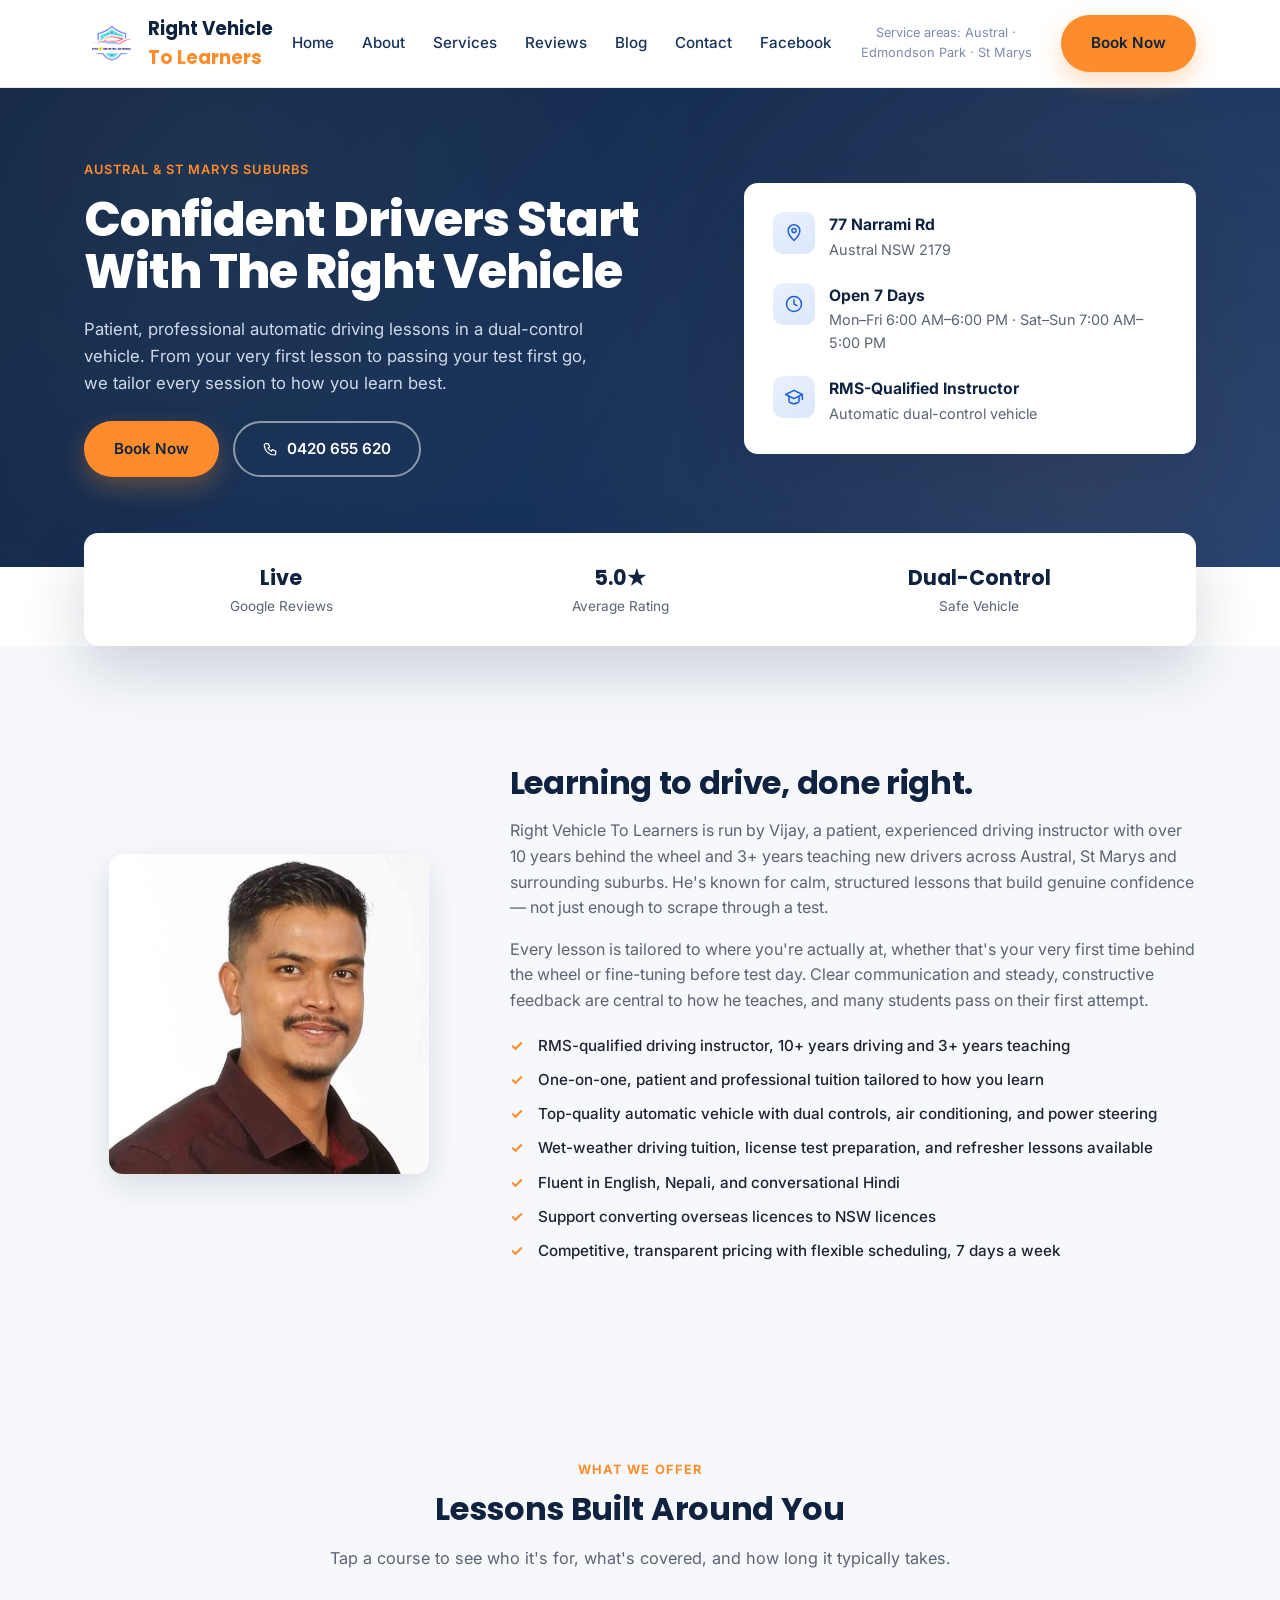
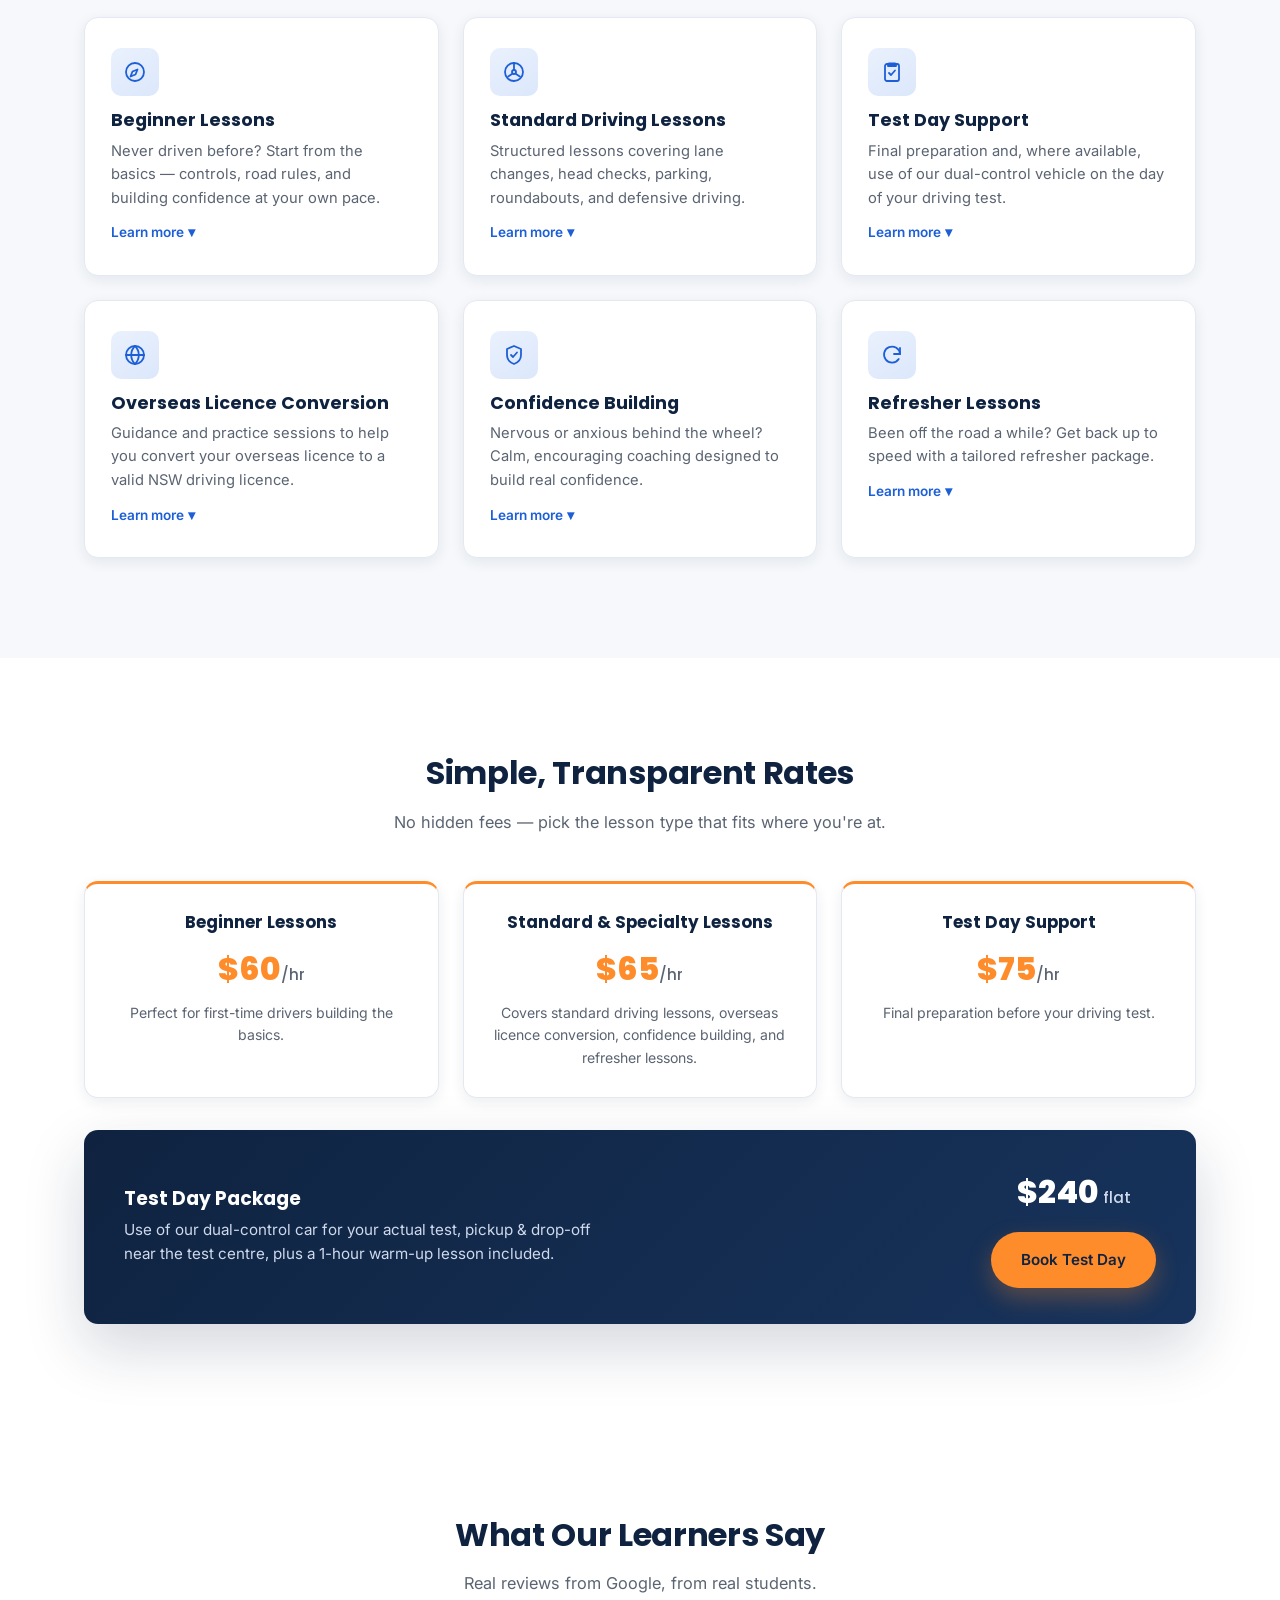
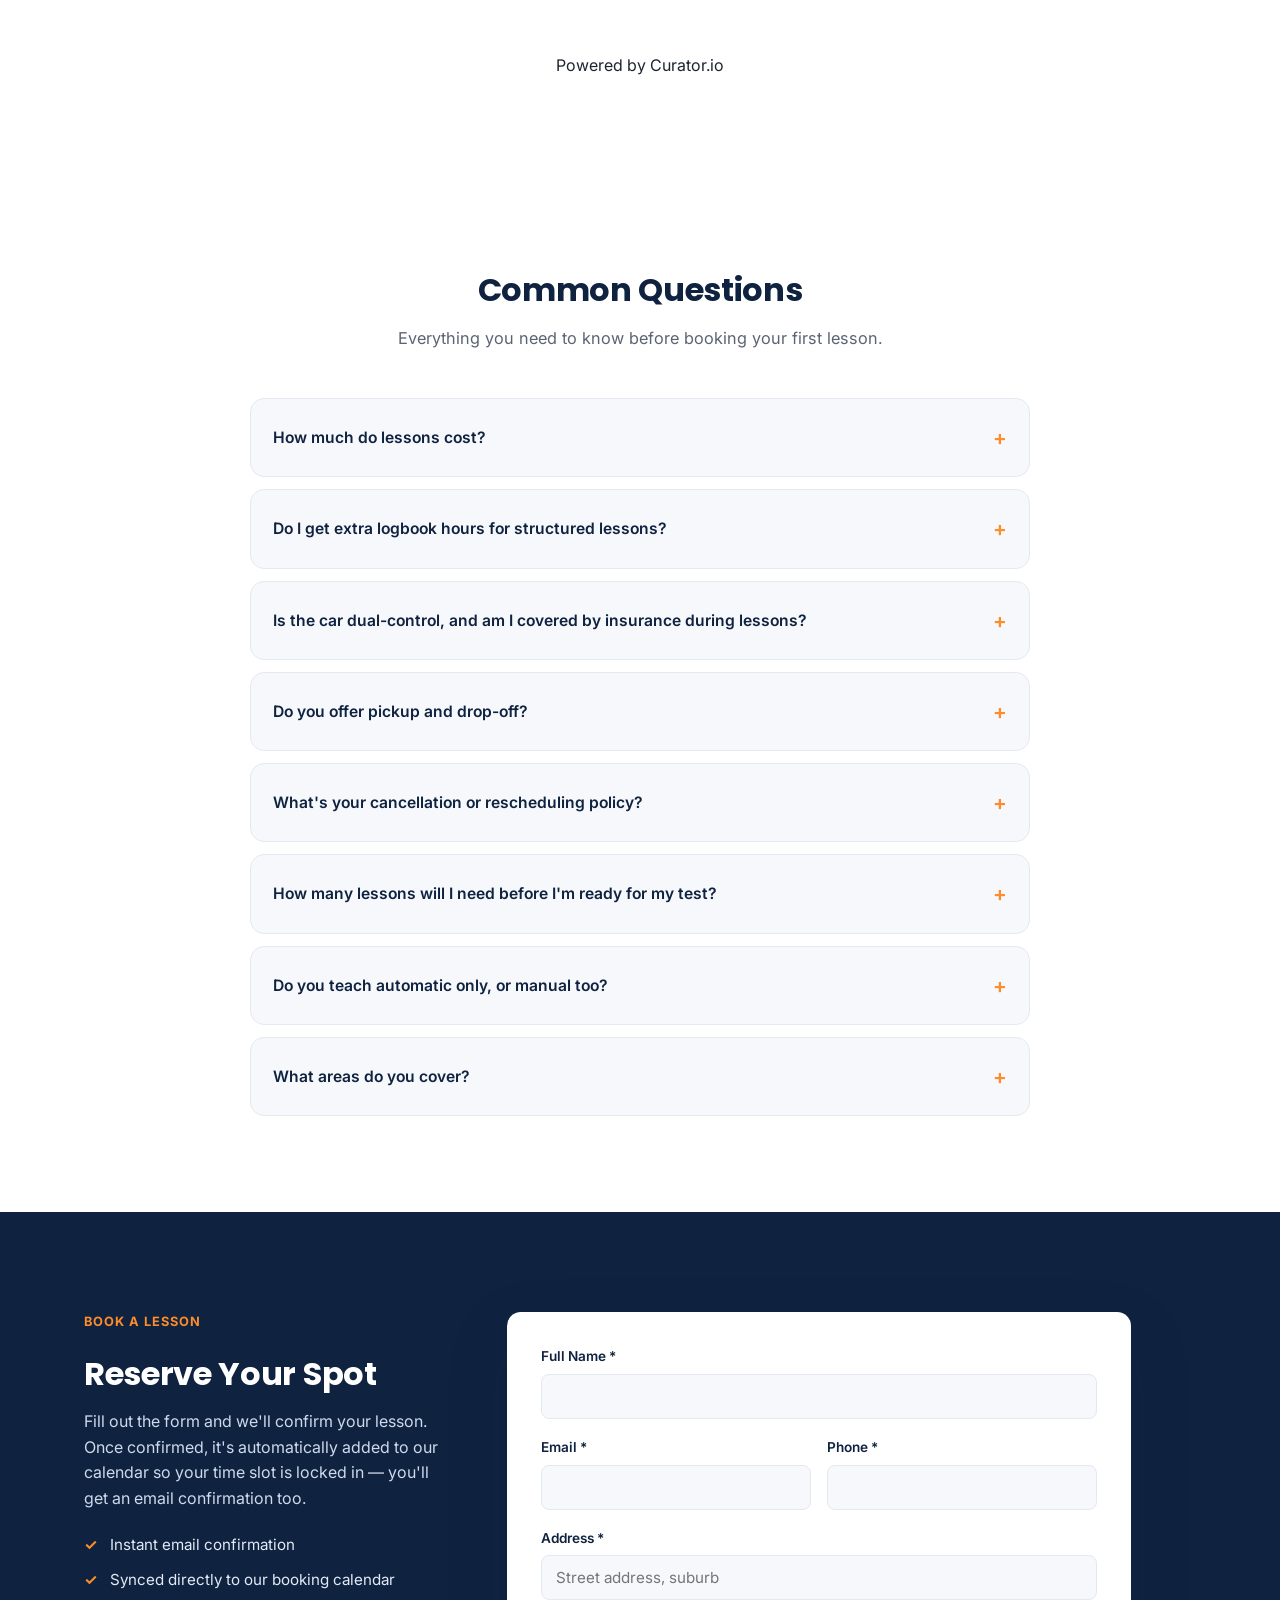
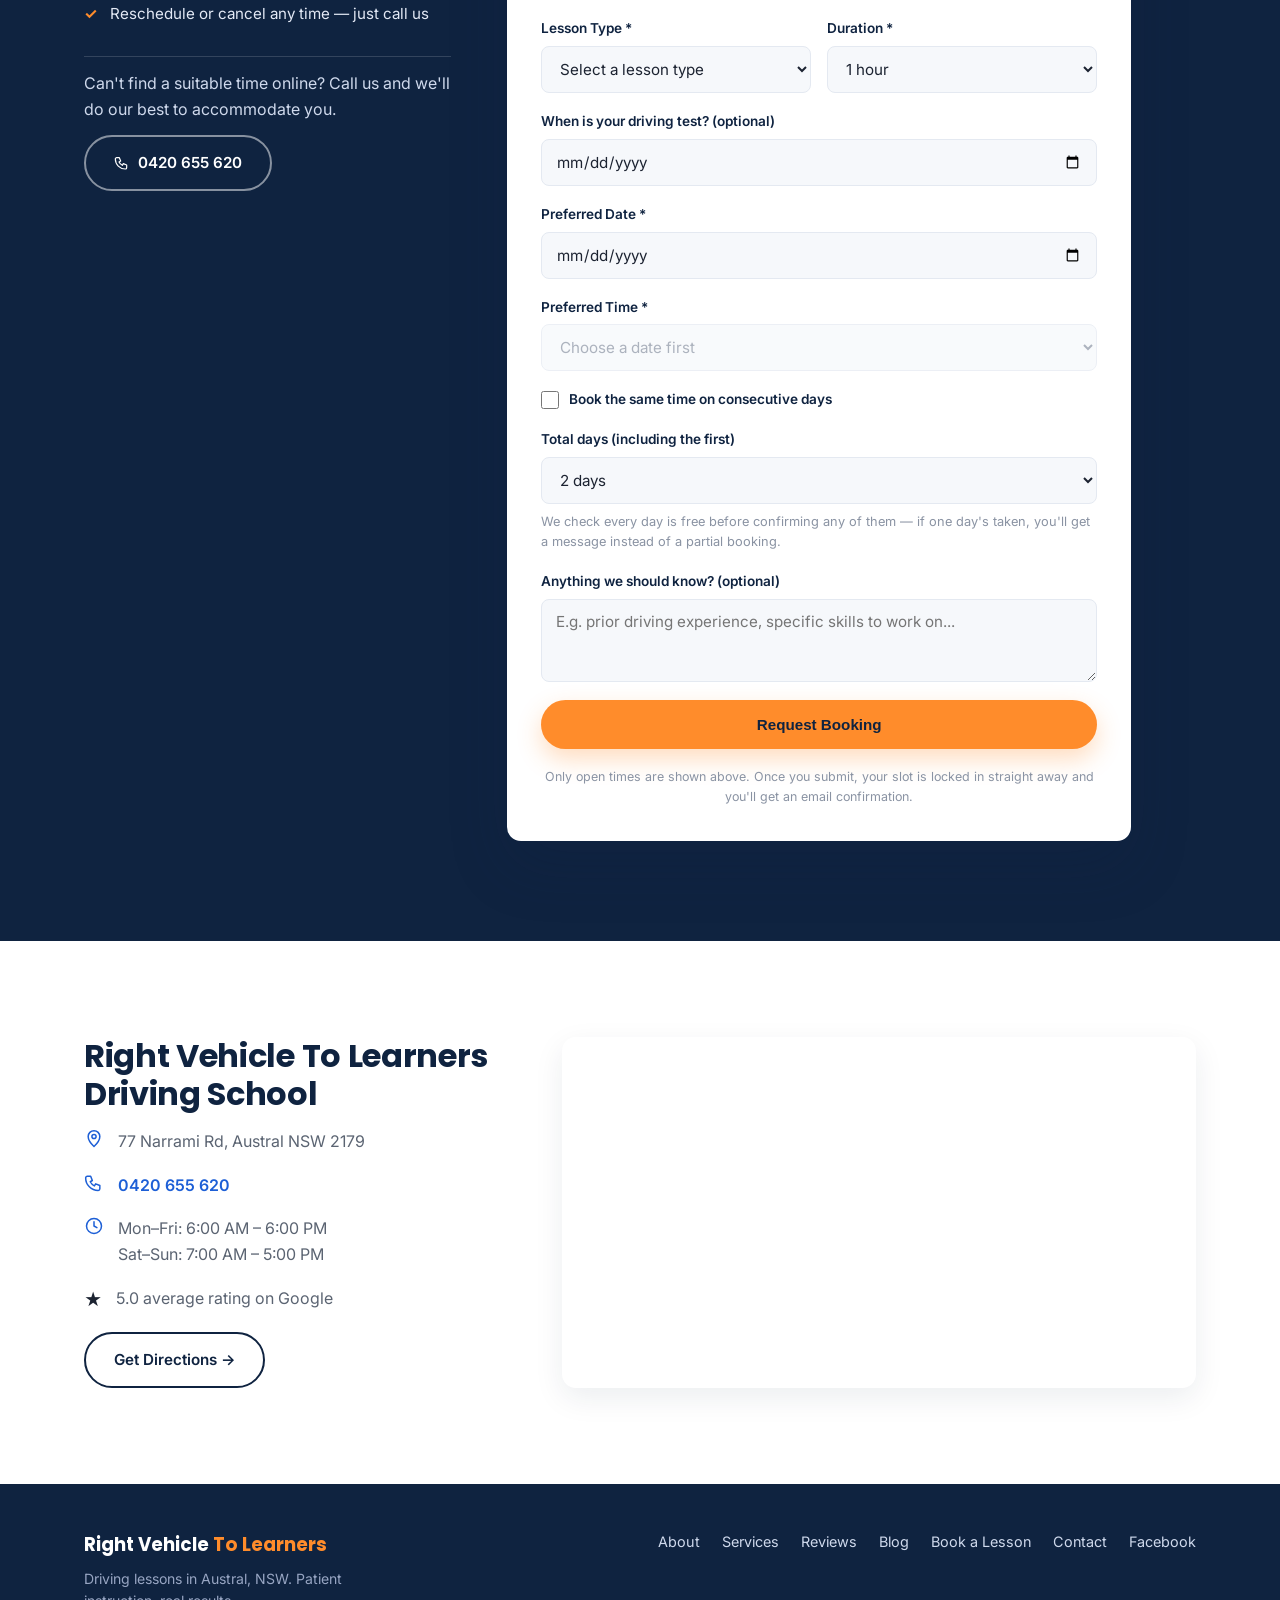
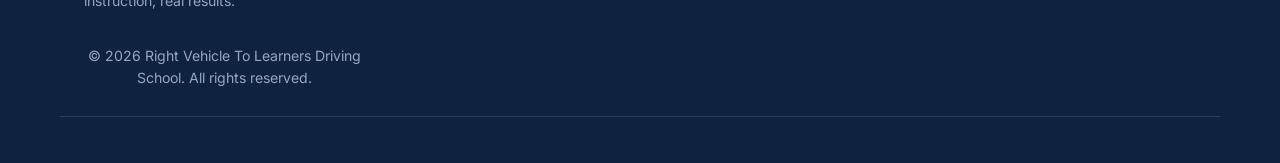
<file: index.html>
<!DOCTYPE html>
<html lang="en">
<head>
<meta charset="UTF-8">
<meta name="viewport" content="width=device-width, initial-scale=1.0">
<meta name="google-site-verification" content="VPqjkEQBEqzk-shLpMRoln-cKCX8aKcJexB5m2Jm2jE" />
<title>Right Vehicle To Learners Driving School | Austral, NSW</title>
<meta name="description" content="Right Vehicle To Learners Driving School in Austral NSW. 5.0★ rated, live Google reviews. Patient instructor - English, Nepali & Hindi. Book online.">
<link rel="canonical" href="https://rv2learners.au/">
<link rel="icon" type="image/png" sizes="32x32" href="img/favicon-32.png">
<link rel="icon" type="image/png" sizes="16x16" href="img/favicon-16.png">
<link rel="apple-touch-icon" sizes="180x180" href="img/apple-touch-icon.png">

<!-- Open Graph / social sharing -->
<meta property="og:type" content="website">
<meta property="og:site_name" content="Right Vehicle To Learners Driving School">
<meta property="og:title" content="Right Vehicle To Learners Driving School | Austral, NSW">
<meta property="og:description" content="5.0★ rated, live Google reviews. Patient, professional driving lessons in Austral NSW. Book online.">
<meta property="og:url" content="https://rv2learners.au/">
<meta property="og:image" content="https://rv2learners.au/og-image.jpg">
<meta name="twitter:card" content="summary_large_image">

<link rel="preconnect" href="https://fonts.googleapis.com">
<link href="https://fonts.googleapis.com/css2?family=Poppins:wght@400;500;600;700;800&family=Inter:wght@400;500;600&display=swap" rel="stylesheet">
<link rel="stylesheet" href="css/styles.css">

<!-- Local business structured data (helps Google Search / Maps understand the site) -->
<script type="application/ld+json">
{
  "@context": "https://schema.org",
  "@type": "DrivingSchool",
  "name": "Right Vehicle To Learners Driving School",
  "url": "https://rv2learners.au/",
  "logo": "https://rv2learners.au/img/logo.png",
  "telephone": "+61420655620",
  "address": {
    "@type": "PostalAddress",
    "streetAddress": "77 Narrami Rd",
    "addressLocality": "Austral",
    "addressRegion": "NSW",
    "postalCode": "2179",
    "addressCountry": "AU"
  },
  "areaServed": ["Austral NSW", "Edmondson Park NSW", "St Marys NSW"],
  "aggregateRating": {
    "@type": "AggregateRating",
    "ratingValue": "5.0",
    "reviewCount": "112",
    "bestRating": "5"
  },
  "sameAs": [
    "https://www.facebook.com/117776617984145",
    "https://www.google.com/maps/place/Right+Vehicle+To+Learners+Driving+School/@-33.9415074,150.8018641,827m/data=!3m2!1e3!4b1!4m6!3m5!1s0x6bb1e2deb7121221:0x4834f71866a96a78!8m2!3d-33.9415074!4d150.8018641!16s%2Fg%2F11kpfjrtgg"
  ],
  "openingHoursSpecification": [
      {
        "@type": "OpeningHoursSpecification",
        "dayOfWeek": ["Monday","Tuesday","Wednesday","Thursday","Friday"],
        "opens": "06:00",
        "closes": "18:00"
      },
      {
        "@type": "OpeningHoursSpecification",
        "dayOfWeek": ["Saturday","Sunday"],
        "opens": "07:00",
        "closes": "17:00"
      }
    ]
}
</script>

<!-- FAQ structured data -->
<script type="application/ld+json">
{
  "@context": "https://schema.org",
  "@type": "FAQPage",
  "mainEntity": [
    {"@type": "Question", "name": "How much do lessons cost?", "acceptedAnswer": {"@type": "Answer", "text": "Lessons start at $60/hr for Beginner Lessons, with Standard, Overseas Licence Conversion, Confidence Building and Refresher lessons all at $65/hr. Test Day Support is $75/hr, or book our $240 Test Day Package for the full test-day experience."}},
    {"@type": "Question", "name": "Do I get extra logbook hours for structured lessons?", "acceptedAnswer": {"@type": "Answer", "text": "Yes, under the NSW logbook program, each 1-hour structured lesson with a qualified instructor counts as 3 hours in your official logbook, helping you reach your required hours faster."}},
    {"@type": "Question", "name": "Is the car dual-control, and am I covered by insurance during lessons?", "acceptedAnswer": {"@type": "Answer", "text": "Yes to both. Every lesson uses our dual-control vehicle for a safe learning environment, and you are fully covered by insurance for the duration of your lesson. Please note that this coverage applies to lessons only - insurance does not apply to any damage that occurs during the driving test itself."}},
    {"@type": "Question", "name": "Do you offer pickup and drop-off?", "acceptedAnswer": {"@type": "Answer", "text": "Yes, we offer pickup and drop-off around Austral, St Marys and surrounding suburbs. Just provide your address when booking and we will pick you up and drop you off at the end of the lesson."}},
    {"@type": "Question", "name": "What is your cancellation or rescheduling policy?", "acceptedAnswer": {"@type": "Answer", "text": "We ask for at least 24 hours notice to reschedule or cancel a lesson, just give us a call and we will find a new time that works."}},
    {"@type": "Question", "name": "How many lessons will I need before I'm ready for my test?", "acceptedAnswer": {"@type": "Answer", "text": "It varies by experience level. Many students start with a block of 5-10 hours for the basics and build from there, with a final Test Day Support lesson or the Test Day Package right before the test itself."}},
    {"@type": "Question", "name": "Do you teach automatic only, or manual too?", "acceptedAnswer": {"@type": "Answer", "text": "RV2 Learners currently teaches in an automatic dual-control vehicle."}},
    {"@type": "Question", "name": "What areas do you cover?", "acceptedAnswer": {"@type": "Answer", "text": "We are based in Austral and serve Austral, Edmondson Park, St Marys and surrounding Western Sydney suburbs."}}
  ]
}
</script>

</head>
<body>
<noscript><style>[data-page]{display:block !important;}</style></noscript>

<header class="site-header" id="header">
  <div class="container header-inner">
    <a href="#home" class="logo">
      <img src="img/logo.png" alt="RV2 Learners Driving School logo" class="logo-icon">
      <span class="logo-text">Right Vehicle <span>To Learners</span></span>
    </a>
    <nav class="nav" id="nav">
      <a href="#home">Home</a>
      <a href="#about">About</a>
      <a href="#services">Services</a>
      <a href="#testimonials">Reviews</a>
      <a href="blog/">Blog</a>
      <a href="#contact">Contact</a>
      <a href="https://www.facebook.com/117776617984145" target="_blank" rel="noopener">Facebook</a>
    </nav>
    <p class="footer-copy">Service areas: <a href="/areas/austral.html">Austral</a> &middot; <a href="/areas/edmondson-park.html">Edmondson Park</a> &middot; <a href="/areas/st-marys.html">St Marys</a></p>
    <a href="#booking" class="btn btn-primary nav-cta">Book Now</a>
    <button class="nav-toggle" id="navToggle" aria-label="Toggle menu">
      <span></span><span></span><span></span>
    </button>
  </div>
</header>

  <!-- STICKY MOBILE CTA -->
  <div class="sticky-cta">
    <a href="tel:0420655620" class="sticky-cta-btn sticky-cta-call"><svg viewBox="0 0 24 24" fill="none" stroke="currentColor" stroke-width="1.8" stroke-linecap="round" stroke-linejoin="round" aria-hidden="true" class="btn-icon"><path d="M4 4h4l2 5-2.5 1.5a12 12 0 0 0 5 5L14 13l5 2v4a2 2 0 0 1-2 2A15 15 0 0 1 2 6a2 2 0 0 1 2-2z"/></svg>Call Now</a>
    <a href="#booking" class="sticky-cta-btn sticky-cta-book">Book Now</a>
  </div>

<main>

  <!-- HERO -->
  <section class="hero" id="home" data-page="home">
    <div class="container hero-inner">
      <div class="hero-content">
        <p class="eyebrow">Austral & St Marys Suburbs</p>
        <h1>Confident Drivers Start With The Right Vehicle</h1>
        <p class="hero-sub">Patient, professional automatic driving lessons in a dual-control vehicle. From your very first lesson to passing your test first go, we tailor every session to how you learn best.</p>
        <div class="hero-actions">
          <a href="#booking" class="btn btn-primary">Book Now</a>
          <a href="tel:0420655620" class="btn btn-outline"><svg viewBox="0 0 24 24" fill="none" stroke="currentColor" stroke-width="1.8" stroke-linecap="round" stroke-linejoin="round" aria-hidden="true" class="btn-icon"><path d="M4 4h4l2 5-2.5 1.5a12 12 0 0 0 5 5L14 13l5 2v4a2 2 0 0 1-2 2A15 15 0 0 1 2 6a2 2 0 0 1 2-2z"/></svg>0420 655 620</a>
        </div>
      </div>
      <div class="hero-card">
        <div class="hero-card-row">
          <span class="hero-card-icon"><svg viewBox="0 0 24 24" fill="none" stroke="currentColor" stroke-width="1.8" stroke-linecap="round" stroke-linejoin="round" aria-hidden="true"><path d="M12 21s7-6.5 7-12a7 7 0 1 0-14 0c0 5.5 7 12 7 12z"/><circle cx="12" cy="9" r="2.5"/></svg></span>
          <div>
            <strong>77 Narrami Rd</strong>
            <p>Austral NSW 2179</p>
          </div>
        </div>
        <div class="hero-card-row">
          <span class="hero-card-icon"><svg viewBox="0 0 24 24" fill="none" stroke="currentColor" stroke-width="1.8" stroke-linecap="round" stroke-linejoin="round" aria-hidden="true"><circle cx="12" cy="12" r="9"/><path d="M12 7v5l3.5 2"/></svg></span>
          <div>            <strong>Open 7 Days</strong>
          <p>Mon–Fri 6:00 AM–6:00 PM · Sat–Sun 7:00 AM–5:00 PM</p>
                    </div>
        </div>
        <div class="hero-card-row">
          <span class="hero-card-icon"><svg viewBox="0 0 24 24" fill="none" stroke="currentColor" stroke-width="1.8" stroke-linecap="round" stroke-linejoin="round" aria-hidden="true"><path d="M2 9l10-5 10 5-10 5-10-5z"/><path d="M6 11.5V17c0 1.1 2.7 3 6 3s6-1.9 6-3v-5.5"/><path d="M22 9v6"/></svg></span>
          <div>
            <strong>RMS-Qualified Instructor</strong>
            <p>Automatic dual-control vehicle</p>
          </div>
        </div>
      </div>
    </div>
  </section>

  <!-- TRUST STRIP -->
  <section class="trust-strip" data-page="home">
    <div class="container trust-strip-inner">
      <div class="trust-item"><strong>Live</strong><span>Google Reviews</span></div>
      <div class="trust-item"><strong>5.0★</strong><span>Average Rating</span></div>
      <div class="trust-item"><strong>Dual-Control</strong><span>Safe Vehicle</span></div>
    </div>
  </section>

  <!-- ABOUT -->
  <section class="instructor" id="about" data-page="about">
    <div class="container instructor-inner">
      <div class="instructor-media-block">
        <img src="[data-uri]" alt="Vijay, driving instructor at Right Vehicle To Learners" class="instructor-photo">
      </div>
      <div class="instructor-content">
        <h2>Learning to drive, done right.</h2>
        <p>Right Vehicle To Learners is run by Vijay, a patient, experienced driving instructor with over 10 years behind the wheel and 3+ years teaching new drivers across Austral, St Marys and surrounding suburbs. He's known for calm, structured lessons that build genuine confidence — not just enough to scrape through a test.</p>
        <p>Every lesson is tailored to where you're actually at, whether that's your very first time behind the wheel or fine-tuning before test day. Clear communication and steady, constructive feedback are central to how he teaches, and many students pass on their first attempt.</p>
        <ul class="about-list">
  <li>RMS-qualified driving instructor, 10+ years driving and 3+ years teaching</li>
  <li>One-on-one, patient and professional tuition tailored to how you learn</li>
  <li>Top-quality automatic vehicle with dual controls, air conditioning, and power steering</li>
  <li>Wet-weather driving tuition, license test preparation, and refresher lessons available</li>
  <li>Fluent in English, Nepali, and conversational Hindi</li>
  <li>Support converting overseas licences to NSW licences</li>
  <li>Competitive, transparent pricing with flexible scheduling, 7 days a week</li>
</ul>
      </div>
      </div>
    </div>
  </section>

<!-- SERVICES -->
  <section class="services" id="services" data-page="services">
    <div class="container">
      <p class="section-eyebrow center">What We Offer</p>
      <h2 class="center">Lessons Built Around You</h2>
      <p class="section-sub center">Tap a course to see who it's for, what's covered, and how long it typically takes.</p>
      <div class="services-grid">
        <div class="service-card" tabindex="0" role="button" aria-expanded="false">
          <div class="service-icon"><svg viewBox="0 0 24 24" fill="none" stroke="currentColor" stroke-width="1.8" stroke-linecap="round" stroke-linejoin="round" aria-hidden="true"><circle cx="12" cy="12" r="9"/><path d="M14.5 9.5l-2 5-5 2 2-5 5-2z"/></svg></div>
          <h3>Beginner Lessons</h3>
          <p>Never driven before? Start from the basics — controls, road rules, and building confidence at your own pace.</p>
          <span class="service-more">Learn more <span class="service-chevron">▾</span></span>
          <div class="service-detail">
            <p><strong>Who it's for:</strong> First-time drivers with little or no experience behind the wheel.</p>
            <p><strong>What's covered:</strong> Vehicle controls, mirrors and seating setup, moving off and stopping smoothly, steering control, and basic road rules.</p>
            <p><strong>Typical duration:</strong> 1–2 hour lessons; most learners start with a block of 5–10 hours.</p>
          </div>
        </div>
        <div class="service-card" tabindex="0" role="button" aria-expanded="false">
          <div class="service-icon"><svg viewBox="0 0 24 24" fill="none" stroke="currentColor" stroke-width="1.8" stroke-linecap="round" stroke-linejoin="round" aria-hidden="true"><circle cx="12" cy="12" r="9"/><circle cx="12" cy="12" r="2"/><path d="M12 3v7M6.2 16.5L10 14M17.8 16.5L14 14"/></svg></div>
          <h3>Standard Driving Lessons</h3>
          <p>Structured lessons covering lane changes, head checks, parking, roundabouts, and defensive driving.</p>
          <span class="service-more">Learn more <span class="service-chevron">▾</span></span>
          <div class="service-detail">
            <p><strong>Who it's for:</strong> Learners with some experience who want structured, ongoing skill-building.</p>
            <p><strong>What's covered:</strong> Lane changes, head checks, roundabouts, parallel and reverse parking, give-way rules, and defensive driving.</p>
            <p><strong>Typical duration:</strong> 1–2 hour lessons, booked as an ongoing series as your skills progress.</p>
          </div>
        </div>
        <div class="service-card" tabindex="0" role="button" aria-expanded="false">
          <div class="service-icon"><svg viewBox="0 0 24 24" fill="none" stroke="currentColor" stroke-width="1.8" stroke-linecap="round" stroke-linejoin="round" aria-hidden="true"><rect x="5" y="4" width="14" height="17" rx="2"/><path d="M9 3.5h6a1 1 0 0 1 1 1V6H8V4.5a1 1 0 0 1 1-1z"/><path d="M9 13l2 2 4-4.5"/></svg></div>
          <h3>Test Day Support</h3>
          <p>Final preparation and, where available, use of our dual-control vehicle on the day of your driving test.</p>
          <span class="service-more">Learn more <span class="service-chevron">▾</span></span>
          <div class="service-detail">
            <p><strong>Who it's for:</strong> Learners with an upcoming driving test who want a final confidence check.</p>
            <p><strong>What's covered:</strong> Mock test run-through, common test routes, last-minute tips for nerves, and pick-up near the test centre.</p>
            <p><strong>Typical duration:</strong> One 1–2 hour lesson directly before your test, plus use of our dual-control vehicle on the day (where available).</p>
          </div>
        </div>
        <div class="service-card" tabindex="0" role="button" aria-expanded="false">
          <div class="service-icon"><svg viewBox="0 0 24 24" fill="none" stroke="currentColor" stroke-width="1.8" stroke-linecap="round" stroke-linejoin="round" aria-hidden="true"><circle cx="12" cy="12" r="9"/><path d="M3 12h18M12 3c2.5 2.5 3.8 5.7 3.8 9s-1.3 6.5-3.8 9c-2.5-2.5-3.8-5.7-3.8-9S9.5 5.5 12 3z"/></svg></div>
          <h3>Overseas Licence Conversion</h3>
          <p>Guidance and practice sessions to help you convert your overseas licence to a valid NSW driving licence.</p>
          <span class="service-more">Learn more <span class="service-chevron">▾</span></span>
          <div class="service-detail">
            <p><strong>Who it's for:</strong> Licensed drivers who've recently relocated and need to convert to a NSW licence.</p>
            <p><strong>What's covered:</strong> NSW road rules and signage, local driving conventions, test-specific requirements, and guidance on the paperwork involved.</p>
            <p><strong>Typical duration:</strong> 2–5 hours, depending on your existing driving experience.</p>
          </div>
        </div>
        <div class="service-card" tabindex="0" role="button" aria-expanded="false">
          <div class="service-icon"><svg viewBox="0 0 24 24" fill="none" stroke="currentColor" stroke-width="1.8" stroke-linecap="round" stroke-linejoin="round" aria-hidden="true"><path d="M12 3l7 3v6c0 4.5-3 7.5-7 9-4-1.5-7-4.5-7-9V6l7-3z"/><path d="M9 12l2 2 4-4.5"/></svg></div>
          <h3>Confidence Building</h3>
          <p>Nervous or anxious behind the wheel? Calm, encouraging coaching designed to build real confidence.</p>
          <span class="service-more">Learn more <span class="service-chevron">▾</span></span>
          <div class="service-detail">
            <p><strong>Who it's for:</strong> Nervous or anxious drivers, including learners who've had a difficult experience before.</p>
            <p><strong>What's covered:</strong> A calm, unhurried pace, quiet-road practice before busier roads, and patient repetition of the skills that feel hardest.</p>
            <p><strong>Typical duration:</strong> Flexible — sessions are paced entirely around your comfort level.</p>
          </div>
        </div>
        <div class="service-card" tabindex="0" role="button" aria-expanded="false">
          <div class="service-icon"><svg viewBox="0 0 24 24" fill="none" stroke="currentColor" stroke-width="1.8" stroke-linecap="round" stroke-linejoin="round" aria-hidden="true"><path d="M20 11A8 8 0 1 0 18.7 16"/><path d="M20 5v6h-6"/></svg></div>
          <h3>Refresher Lessons</h3>
          <p>Been off the road a while? Get back up to speed with a tailored refresher package.</p>
          <span class="service-more">Learn more <span class="service-chevron">▾</span></span>
          <div class="service-detail">
            <p><strong>Who it's for:</strong> Licensed drivers who haven't driven in a while and want to rebuild confidence.</p>
            <p><strong>What's covered:</strong> A quick reassessment of your skills, updated road rules, motorway driving, and parking practice.</p>
            <p><strong>Typical duration:</strong> 1–2 hour sessions, usually 2–4 lessons in total.</p>
          </div>
        </div>
      </div>
    </div>
  </section>

  <!-- PRICING -->
  <section class="pricing" id="pricing">
    <div class="container">
      <h2 class="center">Simple, Transparent Rates</h2>
      <p class="section-sub center">No hidden fees &mdash; pick the lesson type that fits where you're at.</p>
      <div class="pricing-grid">
        <div class="pricing-card">
          <h3>Beginner Lessons</h3>
          <p class="pricing-amount">$60<span>/hr</span></p>
          <p class="pricing-desc">Perfect for first-time drivers building the basics.</p>
        </div>
        <div class="pricing-card">
          <h3>Standard &amp; Specialty Lessons</h3>
          <p class="pricing-amount">$65<span>/hr</span></p>
          <p class="pricing-desc">Covers standard driving lessons, overseas licence conversion, confidence building, and refresher lessons.</p>
        </div>
        <div class="pricing-card">
          <h3>Test Day Support</h3>
          <p class="pricing-amount">$75<span>/hr</span></p>
          <p class="pricing-desc">Final preparation before your driving test.</p>
        </div>
      </div>
      <div class="pricing-featured">
        <div class="pricing-featured-text">
          <h3>Test Day Package</h3>
          <p>Use of our dual-control car for your actual test, pickup &amp; drop-off near the test centre, plus a 1-hour warm-up lesson included.</p>
        </div>
        <div class="pricing-featured-price">
          <p class="pricing-amount">$240<span> flat</span></p>
          <a href="#booking" class="btn btn-primary">Book Test Day</a>
        </div>
      </div>
    </div>
  </section>



  <!-- TESTIMONIALS -->
  <section class="testimonials" id="testimonials" data-page="testimonials">
    <div class="container">
      <h2 class="center">What Our Learners Say</h2>
      <p class="section-sub center">Real reviews from Google, from real students.</p>

            <div class="live-reviews">
       <!-- Elfsight Google Reviews | Untitled Google Reviews -->
<script src="https://elfsightcdn.com/platform.js" async></script>
<div class="elfsight-app-531d470c-cae1-49bd-ae9c-cc0d35c370b0" data-elfsight-app-lazy></div>
      </div>

      <div class="pass-gallery">
        <div id="curator-feed-rv2"><a href="https://curator.io" target="_blank" class="crt-logo crt-tag">Powered by Curator.io</a></div>
      </div>
    </div>
  </section>

  <!-- FAQ -->
  <section class="faq" id="faq">
    <div class="container">
      <h2 class="center">Common Questions</h2>
      <p class="section-sub center">Everything you need to know before booking your first lesson.</p>
      <div class="faq-list">
        <details class="faq-item">
          <summary>How much do lessons cost?</summary>
          <p>Lessons start at $60/hr for Beginner Lessons, with Standard, Overseas Licence Conversion, Confidence Building and Refresher lessons all at $65/hr. Test Day Support is $75/hr, or book our $240 Test Day Package for the full test-day experience &mdash; see our Pricing section above for the full breakdown.</p>
        </details>
        <details class="faq-item">
          <summary>Do I get extra logbook hours for structured lessons?</summary>
          <p>Yes &mdash; under the NSW logbook program, each 1-hour structured lesson with a qualified instructor counts as 3 hours in your official logbook, helping you reach your required hours faster.</p>
        </details>
        <details class="faq-item">
          <summary>Is the car dual-control, and am I covered by insurance during lessons?</summary>
          <p>Yes to both. Every lesson uses our dual-control vehicle for a safe learning environment, and you're fully covered by insurance for the duration of your lesson. Please note that this coverage applies to lessons only — insurance does not apply to any damage that occurs during the driving test itself.</p>
        </details>
        <details class="faq-item">
  <summary>Do you offer pickup and drop-off?</summary>
  <p>Yes — we offer pickup and drop-off around Austral, St Marys and surrounding suburbs. Just provide your address when booking and we'll pick you up and drop you off at the end of the lesson.</p>
</details>
        <details class="faq-item">
          <summary>What's your cancellation or rescheduling policy?</summary>
          <p>We ask for at least 24 hours' notice to reschedule or cancel a lesson &mdash; just give us a call and we'll find a new time that works.</p>
        </details>
        <details class="faq-item">
          <summary>How many lessons will I need before I'm ready for my test?</summary>
          <p>It varies by experience level &mdash; many students start with a block of 5&ndash;10 hours for the basics and build from there, with a final Test Day Support lesson (or our Test Day Package) right before the test itself.</p>
        </details>
        <details class="faq-item">
          <summary>Do you teach automatic only, or manual too?</summary>
          <p>RV2 Learners currently teaches in an automatic dual-control vehicle.</p>
        </details>
        <details class="faq-item">
          <summary>What areas do you cover?</summary>
          <p>We're based in Austral and serve Austral, Edmondson Park, St Marys and surrounding Western Sydney suburbs.</p>
        </details>
      </div>
    </div>
  </section>



  <!-- BOOKING -->
  <section class="booking" id="booking" data-page="booking">
    <div class="container booking-inner">
      <div class="booking-intro">
        <p class="section-eyebrow">Book a Lesson</p>
        <h2>Reserve Your Spot</h2>
        <p>Fill out the form and we'll confirm your lesson. Once confirmed, it's automatically added to our calendar so your time slot is locked in — you'll get an email confirmation too.</p>
        <ul class="booking-points">
          <li>Instant email confirmation</li>
          <li>Synced directly to our booking calendar</li>
          <li>Reschedule or cancel any time — just call us</li>
        </ul>
        <div class="booking-contact-alt">
          <p>Can't find a suitable time online? Call us and we'll do our best to accommodate you.</p>
          <a href="tel:0420655620" class="btn btn-outline"><svg viewBox="0 0 24 24" fill="none" stroke="currentColor" stroke-width="1.8" stroke-linecap="round" stroke-linejoin="round" aria-hidden="true" class="btn-icon"><path d="M4 4h4l2 5-2.5 1.5a12 12 0 0 0 5 5L14 13l5 2v4a2 2 0 0 1-2 2A15 15 0 0 1 2 6a2 2 0 0 1 2-2z"/></svg>0420 655 620</a>
        </div>
      </div>

      <form class="booking-form" id="bookingForm">
        <div id="formStatus" class="form-status" role="status" aria-live="polite"></div>

        <div class="form-row">
          <label for="fullName">Full Name *</label>
          <input type="text" id="fullName" name="fullName" required>
        </div>

        <div class="form-row form-row-split">
          <div>
            <label for="email">Email *</label>
            <input type="email" id="email" name="email" required>
          </div>
          <div>
            <label for="phone">Phone *</label>
            <input type="tel" id="phone" name="phone" required>
          </div>
        </div>

        <div class="form-row">
          <label for="address">Address *</label>
          <input type="text" id="address" name="address" placeholder="Street address, suburb" required>
        </div>

        <div class="form-row form-row-split">
          <div>
            <label for="lessonType">Lesson Type *</label>
            <select id="lessonType" name="lessonType" required>
              <option value="" disabled selected>Select a lesson type</option>
              <option value="Beginner Lesson">Beginner Lesson</option>
              <option value="Standard Driving Lesson">Standard Driving Lesson</option>
              <option value="Test Day Support">Test Day Support</option>
              <option value="Overseas Licence Conversion">Overseas Licence Conversion</option>
              <option value="Confidence Building">Confidence Building</option>
              <option value="Refresher Lesson">Refresher Lesson</option>
            </select>
          </div>
          <div>
            <label for="duration">Duration *</label>
            <select id="duration" name="duration" required>
              <option value="60" selected>1 hour</option>
              <option value="120">2 hours</option>
            </select>
          </div>
        </div>

        <div class="form-row" id="testDateRow" hidden>
          <label for="testDate">When is your driving test? (optional)</label>
          <input type="date" id="testDate" name="testDate">
        </div>

        <div class="form-row">
          <label for="date">Preferred Date *</label>
          <input type="date" id="date" name="date" required>
        </div>

        <div class="form-row">
          <label for="time">Preferred Time *</label>
          <select id="time" name="time" required disabled aria-live="polite">
            <option value="" disabled selected>Choose a date first</option>
          </select>
        </div>

        <div class="form-row form-row-checkbox">
          <label class="checkbox-label">
            <input type="checkbox" id="repeatBooking" name="repeatBooking">
            Book the same time on consecutive days
          </label>
        </div>

        <div class="form-row" id="repeatDaysRow" hidden>
          <label for="repeatDays">Total days (including the first)</label>
          <select id="repeatDays" name="repeatDays">
            <option value="2">2 days</option>
            <option value="3">3 days</option>
            <option value="4">4 days</option>
            <option value="5">5 days</option>
            <option value="6">6 days</option>
            <option value="7">7 days</option>
            <option value="8">8 days</option>
            <option value="9">9 days</option>
            <option value="10">10 days</option>
          </select>
          <p class="repeat-hint">We check every day is free before confirming any of them — if one day's taken, you'll get a message instead of a partial booking.</p>
        </div>

        <div class="form-row">
          <label for="message">Anything we should know? (optional)</label>
          <textarea id="message" name="message" rows="3" placeholder="E.g. prior driving experience, specific skills to work on..."></textarea>
        </div>

        <button type="submit" class="btn btn-primary btn-block" id="bookingSubmit">Request Booking</button>
        <p class="form-fineprint">Only open times are shown above. Once you submit, your slot is locked in straight away and you'll get an email confirmation.</p>
      </form>
    </div>
  </section>

  <!-- CONTACT / MAP -->
  <section class="contact" id="contact" data-page="contact">
    <div class="container contact-inner">
      <div class="contact-info">
        <h2>Right Vehicle To Learners Driving School</h2>
        <div class="contact-detail"><span class="contact-icon"><svg viewBox="0 0 24 24" fill="none" stroke="currentColor" stroke-width="1.8" stroke-linecap="round" stroke-linejoin="round" aria-hidden="true"><path d="M12 21s7-6.5 7-12a7 7 0 1 0-14 0c0 5.5 7 12 7 12z"/><circle cx="12" cy="9" r="2.5"/></svg></span><p>77 Narrami Rd, Austral NSW 2179</p></div>
        <div class="contact-detail"><span class="contact-icon"><svg viewBox="0 0 24 24" fill="none" stroke="currentColor" stroke-width="1.8" stroke-linecap="round" stroke-linejoin="round" aria-hidden="true"><path d="M4 4h4l2 5-2.5 1.5a12 12 0 0 0 5 5L14 13l5 2v4a2 2 0 0 1-2 2A15 15 0 0 1 2 6a2 2 0 0 1 2-2z"/></svg></span><p><a href="tel:0420655620">0420 655 620</a></p></div>
                <div class="contact-detail"><span class="contact-icon"><svg viewBox="0 0 24 24" fill="none" stroke="currentColor" stroke-width="1.8" stroke-linecap="round" stroke-linejoin="round" aria-hidden="true"><circle cx="12" cy="12" r="9"/><path d="M12 7v5l3.5 2"/></svg></span><p>Mon–Fri: 6:00 AM – 6:00 PM<br>Sat–Sun: 7:00 AM – 5:00 PM</p></div>
        <div class="contact-detail"><span>★</span><p>5.0 average rating on Google</p></div>
        <a class="btn btn-outline" href="https://www.google.com/maps/place/Right+Vehicle+To+Learners+Driving+School/@-33.9415074,150.8018641,827m/data=!3m2!1e3!4b1!4m6!3m5!1s0x6bb1e2deb7121221:0x4834f71866a96a78!8m2!3d-33.9415074!4d150.8018641!16s%2Fg%2F11kpfjrtgg" target="_blank" rel="noopener">Get Directions →</a>
      </div>
      <div class="contact-map">
        <iframe
          title="Right Vehicle To Learners Driving School location"
          src="https://www.google.com/maps?q=77+Narrami+Rd,+Austral+NSW+2179&output=embed"
          width="100%" height="100%" style="border:0;" allowfullscreen="" loading="lazy" referrerpolicy="no-referrer-when-downgrade">
        </iframe>
      </div>
    </div>
  </section>

</main>

<footer class="site-footer" data-page="contact">
  <div class="container footer-inner">
    <div>
      <span class="logo-text light">Right Vehicle <span>To Learners</span></span>
      <p>Driving lessons in Austral, NSW. Patient instruction, real results.</p>
    </div>
    <nav class="footer-nav">
      <a href="#about">About</a>
      <a href="#services">Services</a>
      <a href="#testimonials">Reviews</a>
      <a href="blog/">Blog</a>
      <a href="#booking">Book a Lesson</a>
      <a href="#contact">Contact</a>
      <a href="https://www.facebook.com/117776617984145" target="_blank" rel="noopener">Facebook</a>
    </nav>
    <p class="footer-copy">© <span id="year"></span> Right Vehicle To Learners Driving School. All rights reserved.</p>
  </div>
</footer>

<script src="js/script.js"></script>

<!-- Curator.io Recent Passes feed -->
<script type="text/javascript">
/* curator-feed-rv2 */
(function(){
var i,e,d=document,s="script";i=d.createElement("script");i.async=1;i.charset="UTF-8";
i.src="https://cdn.curator.io/published/b42c8bf9-ce82-49ae-bd21-1dc218932469_k6zoqjmg.js";
e=d.getElementsByTagName(s)[0];e.parentNode.insertBefore(i, e);
})();
</script>
</body>
</html>
</file>
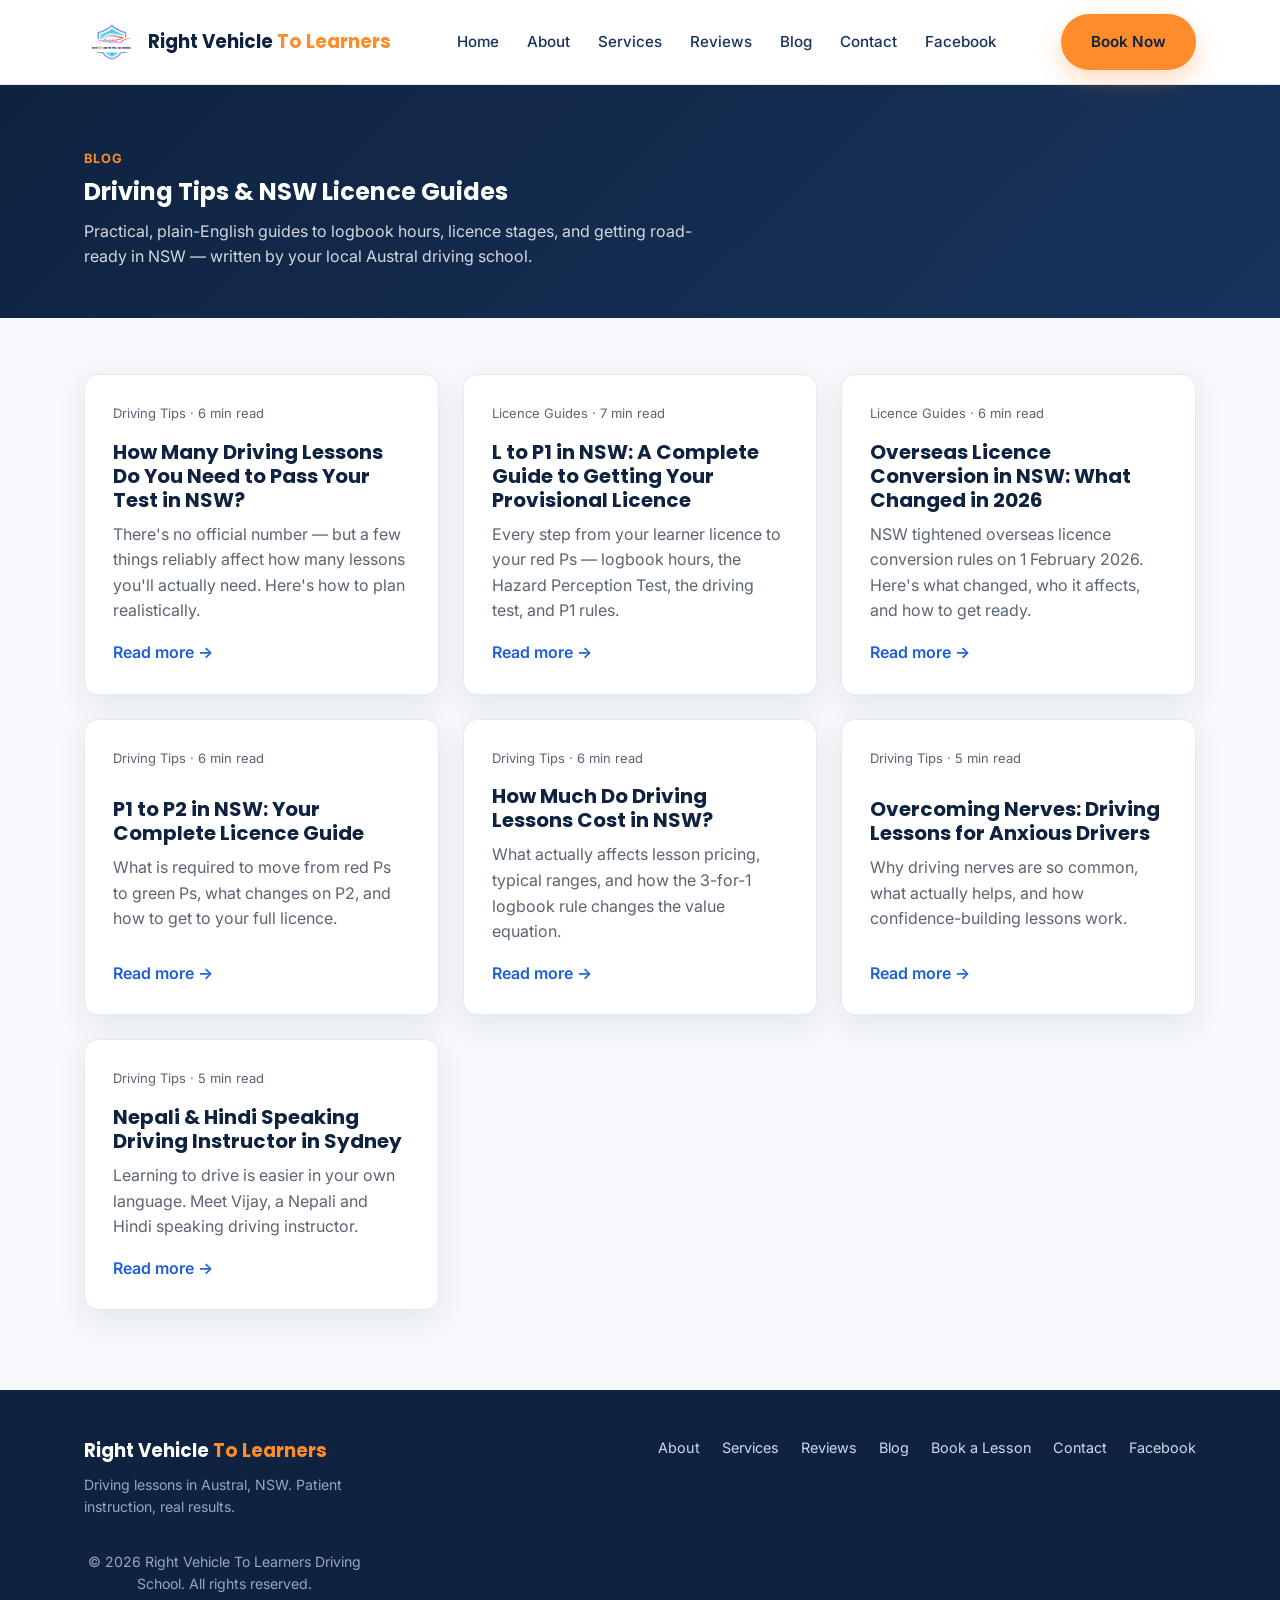
<file: blog/index.html>
<!DOCTYPE html>
<html lang="en">
<head>
<meta charset="UTF-8">
<title>Driving Tips &amp; NSW Licence Guides | Right Vehicle To Learners</title>
<meta name="description" content="Practical guides on NSW driving lessons, logbook hours, P-plates, and overseas licence conversion from Right Vehicle To Learners driving school in Austral, NSW.">
<link rel="canonical" href="https://rv2learners.au/blog/">
<meta name="viewport" content="width=device-width, initial-scale=1.0">
<link rel="icon" type="image/png" sizes="32x32" href="/img/favicon-32.png">
<link rel="icon" type="image/png" sizes="16x16" href="/img/favicon-16.png">
<link rel="apple-touch-icon" sizes="180x180" href="/img/apple-touch-icon.png">
<meta property="og:title" content="Driving Tips &amp; NSW Licence Guides | Right Vehicle To Learners">
<meta property="og:description" content="Practical guides on NSW driving lessons, logbook hours, P-plates, and overseas licence conversion.">
<meta property="og:type" content="website">
<meta property="og:url" content="https://rv2learners.au/blog/">
<meta property="og:image" content="https://rv2learners.au/og-image.jpg">
<link rel="preconnect" href="https://fonts.googleapis.com">
<link href="https://fonts.googleapis.com/css2?family=Poppins:wght@400;500;600;700;800&family=Inter:wght@400;500;600&display=swap" rel="stylesheet">
<link rel="stylesheet" href="/css/styles.css">
</head>
<body>

<header class="site-header" id="header">
  <div class="container header-inner">
    <a href="/index.html#home" class="logo">
      <img src="/img/logo.png" alt="RV2 Learners Driving School logo" class="logo-icon">
      <span class="logo-text">Right Vehicle <span>To Learners</span></span>
    </a>
    <nav class="nav" id="nav">
      <a href="/index.html#home">Home</a>
      <a href="/index.html#about">About</a>
      <a href="/index.html#services">Services</a>
      <a href="/index.html#testimonials">Reviews</a>
      <a href="/blog/">Blog</a>
      <a href="/index.html#contact">Contact</a>
      <a href="https://www.facebook.com/117776617984145" target="_blank" rel="noopener">Facebook</a>
    </nav>
    <a href="/index.html#booking" class="btn btn-primary nav-cta">Book Now</a>
    <button class="nav-toggle" id="navToggle" aria-label="Toggle menu">
      <span></span><span></span><span></span>
    </button>
  </div>
</header>

<section class="blog-hero">
  <div class="container">
    <p class="section-eyebrow">Blog</p>
    <h1>Driving Tips &amp; NSW Licence Guides</h1>
    <p>Practical, plain-English guides to logbook hours, licence stages, and getting road-ready in NSW &mdash; written by your local Austral driving school.</p>
  </div>
</section>

<section class="blog-listing">
  <div class="container">
    <div class="blog-grid">

      <div class="blog-card">
        <p class="blog-card-meta">Driving Tips &middot; 6 min read</p>
        <h3>How Many Driving Lessons Do You Need to Pass Your Test in NSW?</h3>
        <p>There's no official number &mdash; but a few things reliably affect how many lessons you'll actually need. Here's how to plan realistically.</p>
        <a class="blog-read-more" href="/blog/how-many-driving-lessons-to-pass-test-nsw.html">Read more &rarr;</a>
      </div>

      <div class="blog-card">
        <p class="blog-card-meta">Licence Guides &middot; 7 min read</p>
        <h3>L to P1 in NSW: A Complete Guide to Getting Your Provisional Licence</h3>
        <p>Every step from your learner licence to your red Ps &mdash; logbook hours, the Hazard Perception Test, the driving test, and P1 rules.</p>
        <a class="blog-read-more" href="/blog/l-to-p1-licence-guide-nsw.html">Read more &rarr;</a>
      </div>

      <div class="blog-card">
        <p class="blog-card-meta">Licence Guides &middot; 6 min read</p>
        <h3>Overseas Licence Conversion in NSW: What Changed in 2026</h3>
        <p>NSW tightened overseas licence conversion rules on 1 February 2026. Here's what changed, who it affects, and how to get ready.</p>
        <a class="blog-read-more" href="/blog/overseas-licence-conversion-nsw-2026.html">Read more &rarr;</a>
      </div>

      <div class="blog-card">
        <p class="blog-card-meta">Driving Tips &middot; 6 min read</p>
        <h3>P1 to P2 in NSW: Your Complete Licence Guide</h3>
        <p>What is required to move from red Ps to green Ps, what changes on P2, and how to get to your full licence.</p>
        <a class="blog-read-more" href="/blog/p1-to-p2-licence-guide-nsw.html">Read more &rarr;</a>
      </div>

      <div class="blog-card">
        <p class="blog-card-meta">Driving Tips &middot; 6 min read</p>
        <h3>How Much Do Driving Lessons Cost in NSW?</h3>
        <p>What actually affects lesson pricing, typical ranges, and how the 3-for-1 logbook rule changes the value equation.</p>
        <a class="blog-read-more" href="/blog/how-much-do-driving-lessons-cost-nsw.html">Read more &rarr;</a>
      </div>

      <div class="blog-card">
        <p class="blog-card-meta">Driving Tips &middot; 5 min read</p>
        <h3>Overcoming Nerves: Driving Lessons for Anxious Drivers</h3>
        <p>Why driving nerves are so common, what actually helps, and how confidence-building lessons work.</p>
        <a class="blog-read-more" href="/blog/confidence-building-nervous-drivers-nsw.html">Read more &rarr;</a>
      </div>

      <div class="blog-card">
        <p class="blog-card-meta">Driving Tips &middot; 5 min read</p>
        <h3>Nepali &amp; Hindi Speaking Driving Instructor in Sydney</h3>
        <p>Learning to drive is easier in your own language. Meet Vijay, a Nepali and Hindi speaking driving instructor.</p>
        <a class="blog-read-more" href="/blog/nepali-hindi-speaking-driving-instructor-sydney.html">Read more &rarr;</a>
      </div>

    </div>
  </div>
</section>

<footer class="site-footer" data-page="contact">
  <div class="container footer-inner">
    <div>
      <span class="logo-text light">Right Vehicle <span>To Learners</span></span>
      <p>Driving lessons in Austral, NSW. Patient instruction, real results.</p>
    </div>
    <nav class="footer-nav">
      <a href="/index.html#about">About</a>
      <a href="/index.html#services">Services</a>
      <a href="/index.html#testimonials">Reviews</a>
      <a href="/blog/">Blog</a>
      <a href="/index.html#booking">Book a Lesson</a>
      <a href="/index.html#contact">Contact</a>
      <a href="https://www.facebook.com/117776617984145" target="_blank" rel="noopener">Facebook</a>
    </nav>
    <p class="footer-copy">&copy; <span id="year"></span> Right Vehicle To Learners Driving School. All rights reserved.</p>
  </div>
</footer>
<script src="/js/script.js"></script>
</body>
</html>
</file>
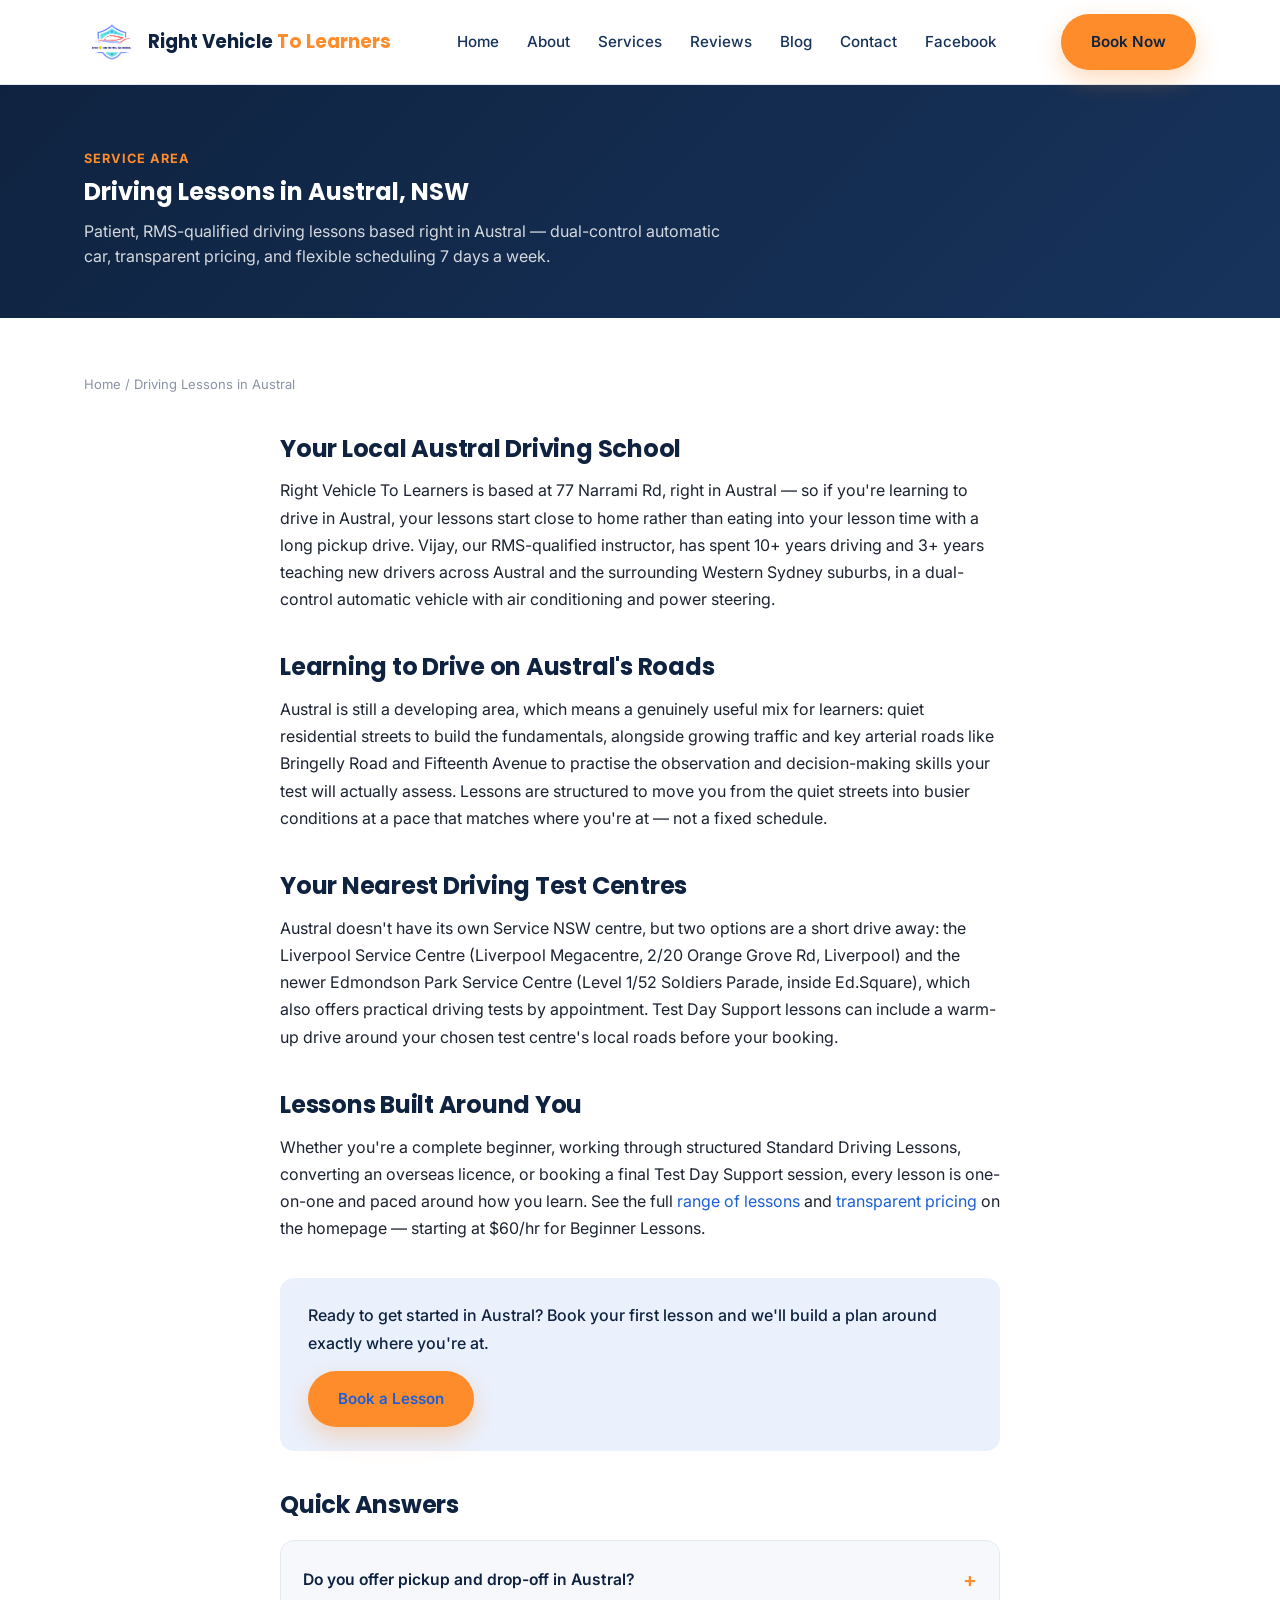
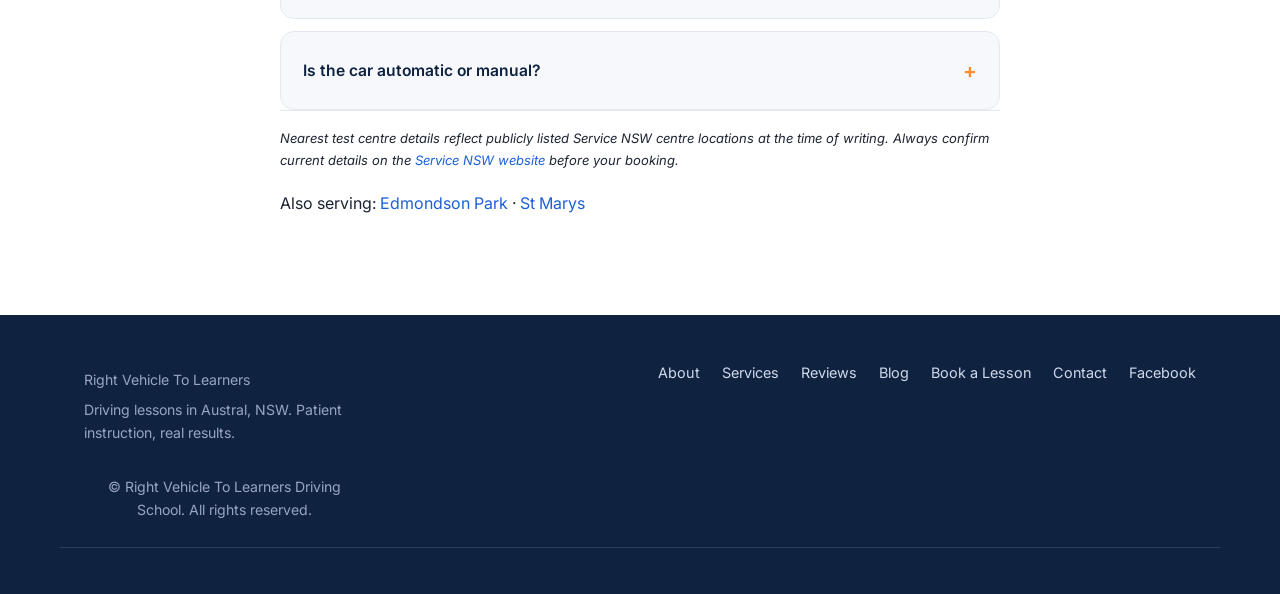
<file: areas/austral.html>
<!DOCTYPE html>
<html lang="en">
<head>
<meta charset="UTF-8">
<title>Driving Lessons in Austral, NSW | RV2 Learners</title>
<meta name="description" content="Driving lessons in Austral, NSW with a patient, RMS-qualified instructor. Dual-control automatic car, transparent pricing, flexible 7-day scheduling.">
<link rel="canonical" href="https://rv2learners.au/areas/austral.html">
<meta name="viewport" content="width=device-width, initial-scale=1.0">
<link rel="icon" type="image/png" sizes="32x32" href="/img/favicon-32.png">
<link rel="icon" type="image/png" sizes="16x16" href="/img/favicon-16.png">
<link rel="apple-touch-icon" sizes="180x180" href="/img/apple-touch-icon.png">
<meta property="og:title" content="Driving Lessons in Austral, NSW | Right Vehicle To Learners">
<meta property="og:description" content="Patient, RMS-qualified driving lessons based right in Austral. Dual-control automatic car, transparent pricing.">
<meta property="og:type" content="website">
<meta property="og:url" content="https://rv2learners.au/areas/austral.html">
<meta property="og:image" content="https://rv2learners.au/og-image.jpg">
<link rel="preconnect" href="https://fonts.googleapis.com">
<link href="https://fonts.googleapis.com/css2?family=Poppins:wght@400;500;600;700;800&family=Inter:wght@400;500;600&display=swap" rel="stylesheet">
<link rel="stylesheet" href="/css/styles.css">
<script type="application/ld+json">
{
  "@context": "https://schema.org",
  "@type": "BreadcrumbList",
  "itemListElement": [
    { "@type": "ListItem", "position": 1, "name": "Home", "item": "https://rv2learners.au/" },
    { "@type": "ListItem", "position": 2, "name": "Driving Lessons in Austral", "item": "https://rv2learners.au/areas/austral.html" }
  ]
}
</script>
</head>
<body>
<header class="site-header" id="header">
  <div class="container header-inner">
    <a href="/index.html#home" class="logo">
      <img src="/img/logo.png" alt="RV2 Learners Driving School logo" class="logo-icon">
      <span class="logo-text">Right Vehicle <span>To Learners</span></span>
    </a>
    <nav class="nav" id="nav">
      <a href="/index.html#home">Home</a>
      <a href="/index.html#about">About</a>
      <a href="/index.html#services">Services</a>
      <a href="/index.html#testimonials">Reviews</a>
      <a href="/blog/">Blog</a>
      <a href="/index.html#contact">Contact</a>
      <a href="https://www.facebook.com/117776617984145" target="_blank" rel="noopener">Facebook</a>
    </nav>
    <a href="/index.html#booking" class="btn btn-primary nav-cta">Book Now</a>
    <button class="nav-toggle" id="navToggle" aria-label="Toggle menu"><span></span><span></span><span></span></button>
  </div>
</header>

<section class="blog-hero">
  <div class="container">
    <p class="section-eyebrow">Service Area</p>
    <h1>Driving Lessons in Austral, NSW</h1>
    <p>Patient, RMS-qualified driving lessons based right in Austral &mdash; dual-control automatic car, transparent pricing, and flexible scheduling 7 days a week.</p>
  </div>
</section>

<main class="blog-article-wrap">
  <div class="container">
    <p class="blog-breadcrumb"><a href="/index.html">Home</a> / Driving Lessons in Austral</p>
    <article class="blog-article">
      <h2>Your Local Austral Driving School</h2>
      <p>Right Vehicle To Learners is based at 77 Narrami Rd, right in Austral &mdash; so if you're learning to drive in Austral, your lessons start close to home rather than eating into your lesson time with a long pickup drive. Vijay, our RMS-qualified instructor, has spent 10+ years driving and 3+ years teaching new drivers across Austral and the surrounding Western Sydney suburbs, in a dual-control automatic vehicle with air conditioning and power steering.</p>

      <h2>Learning to Drive on Austral's Roads</h2>
      <p>Austral is still a developing area, which means a genuinely useful mix for learners: quiet residential streets to build the fundamentals, alongside growing traffic and key arterial roads like Bringelly Road and Fifteenth Avenue to practise the observation and decision-making skills your test will actually assess. Lessons are structured to move you from the quiet streets into busier conditions at a pace that matches where you're at &mdash; not a fixed schedule.</p>

      <h2>Your Nearest Driving Test Centres</h2>
      <p>Austral doesn't have its own Service NSW centre, but two options are a short drive away: the Liverpool Service Centre (Liverpool Megacentre, 2/20 Orange Grove Rd, Liverpool) and the newer Edmondson Park Service Centre (Level 1/52 Soldiers Parade, inside Ed.Square), which also offers practical driving tests by appointment. Test Day Support lessons can include a warm-up drive around your chosen test centre's local roads before your booking.</p>

      <h2>Lessons Built Around You</h2>
      <p>Whether you're a complete beginner, working through structured Standard Driving Lessons, converting an overseas licence, or booking a final Test Day Support session, every lesson is one-on-one and paced around how you learn. See the full <a href="/index.html#services">range of lessons</a> and <a href="/index.html#pricing">transparent pricing</a> on the homepage &mdash; starting at $60/hr for Beginner Lessons.</p>

      <div class="blog-cta">
        <p>Ready to get started in Austral? Book your first lesson and we'll build a plan around exactly where you're at.</p>
        <a href="/index.html#booking" class="btn btn-primary">Book a Lesson</a>
      </div>

      <div class="blog-quick-answers">
        <h2>Quick Answers</h2>
        <div class="faq-list">
          <details class="faq-item">
            <summary>Do you offer pickup and drop-off in Austral?</summary>
            <p>Yes &mdash; we're based in Austral and offer pickup and drop-off across Austral, Edmondson Park, St Marys and surrounding suburbs. Just provide your address when booking.</p>
          </details>
          <details class="faq-item">
            <summary>Is the car automatic or manual?</summary>
            <p>RV2 Learners currently teaches in a dual-control automatic vehicle only.</p>
          </details>
        </div>
      </div>

      <p class="blog-source-note">Nearest test centre details reflect publicly listed Service NSW centre locations at the time of writing. Always confirm current details on the <a href="https://www.service.nsw.gov.au/service-centre/edmondson-park-service-centre">Service NSW website</a> before your booking.</p>

      <p>Also serving: <a href="/areas/edmondson-park.html">Edmondson Park</a> &middot; <a href="/areas/st-marys.html">St Marys</a></p>
    </article>
  </div>
</main>

<footer class="site-footer" id="contact">
  <div class="container footer-inner">
    <div class="footer-brand">
      <p class="footer-logo">Right Vehicle To Learners</p>
      <p>Driving lessons in Austral, NSW. Patient instruction, real results.</p>
    </div>
    <nav class="footer-nav">
      <a href="/index.html#about">About</a>
      <a href="/index.html#services">Services</a>
      <a href="/index.html#testimonials">Reviews</a>
      <a href="/blog/">Blog</a>
      <a href="/index.html#booking">Book a Lesson</a>
      <a href="/index.html#contact">Contact</a>
      <a href="https://www.facebook.com/117776617984145" target="_blank" rel="noopener">Facebook</a>
    </nav>
    <p class="footer-copy">&copy; Right Vehicle To Learners Driving School. All rights reserved.</p>
  </div>
</footer>
</body>
</html>
</file>
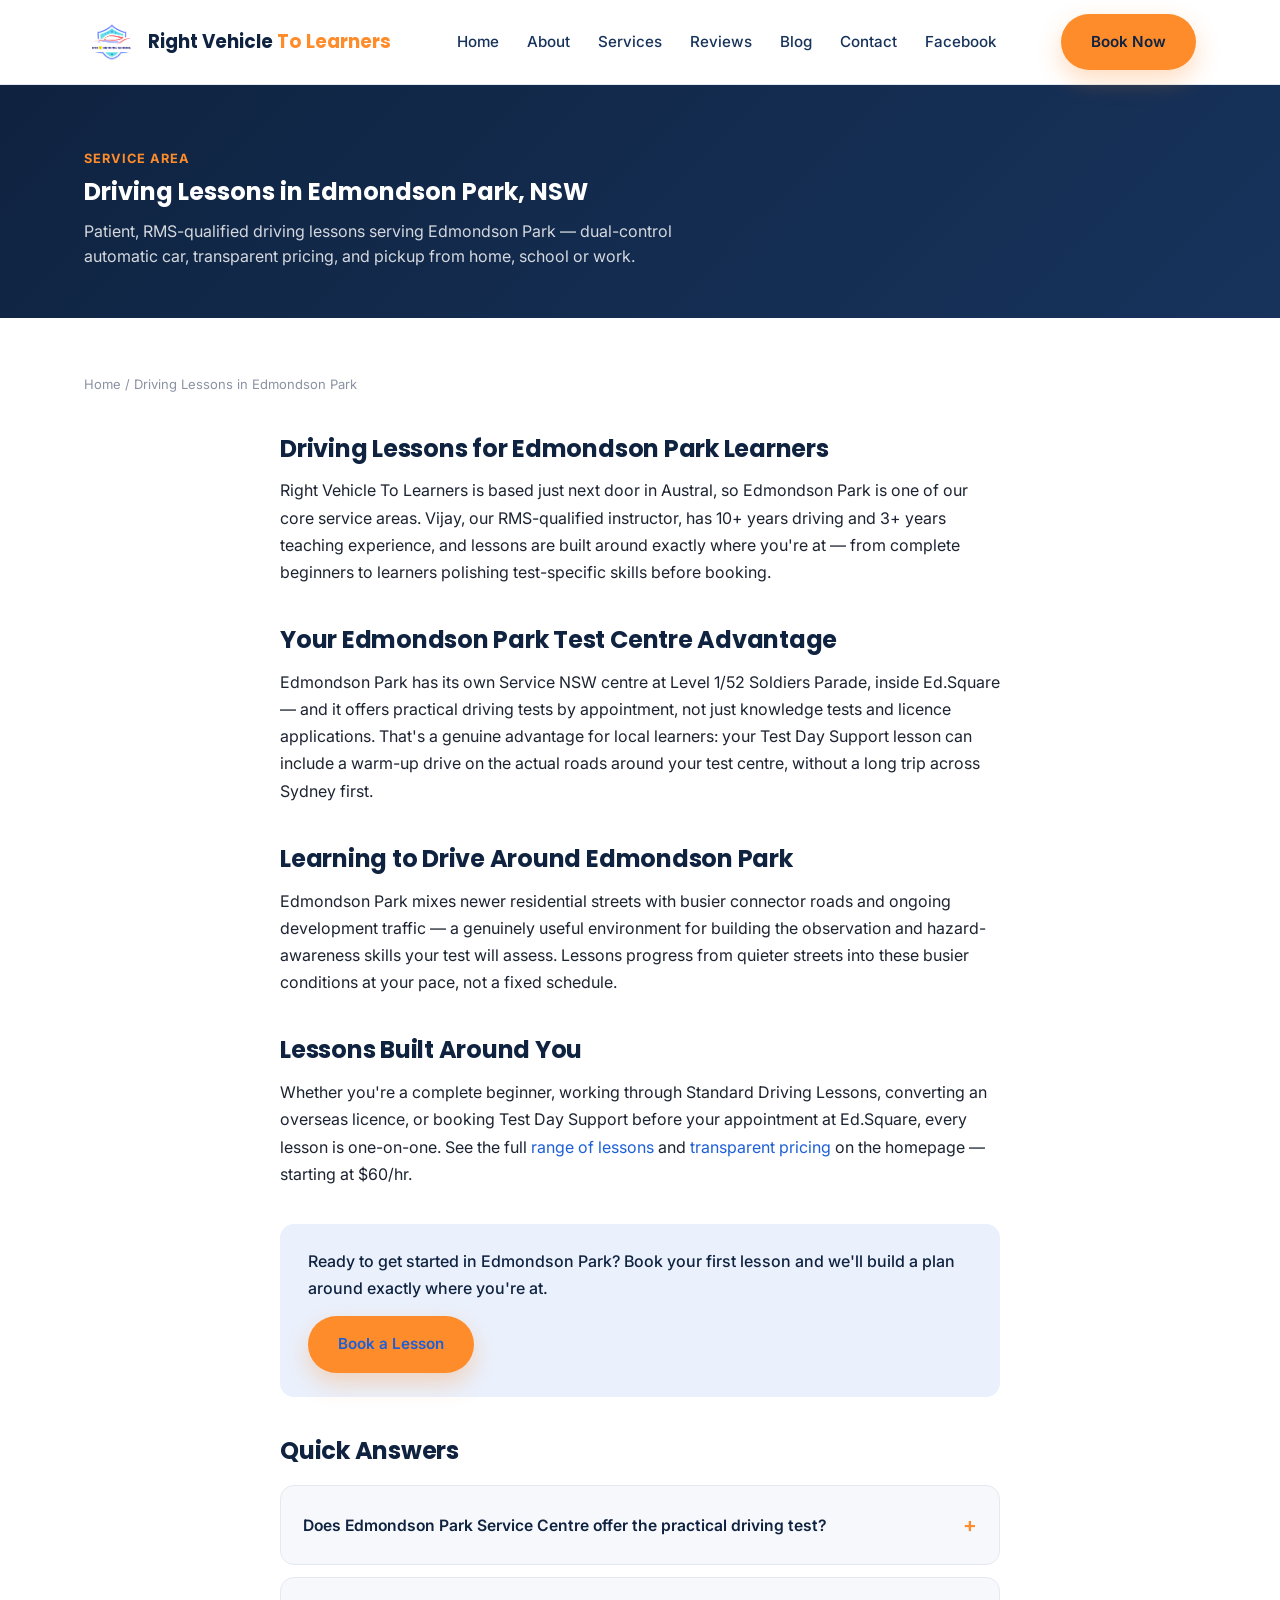
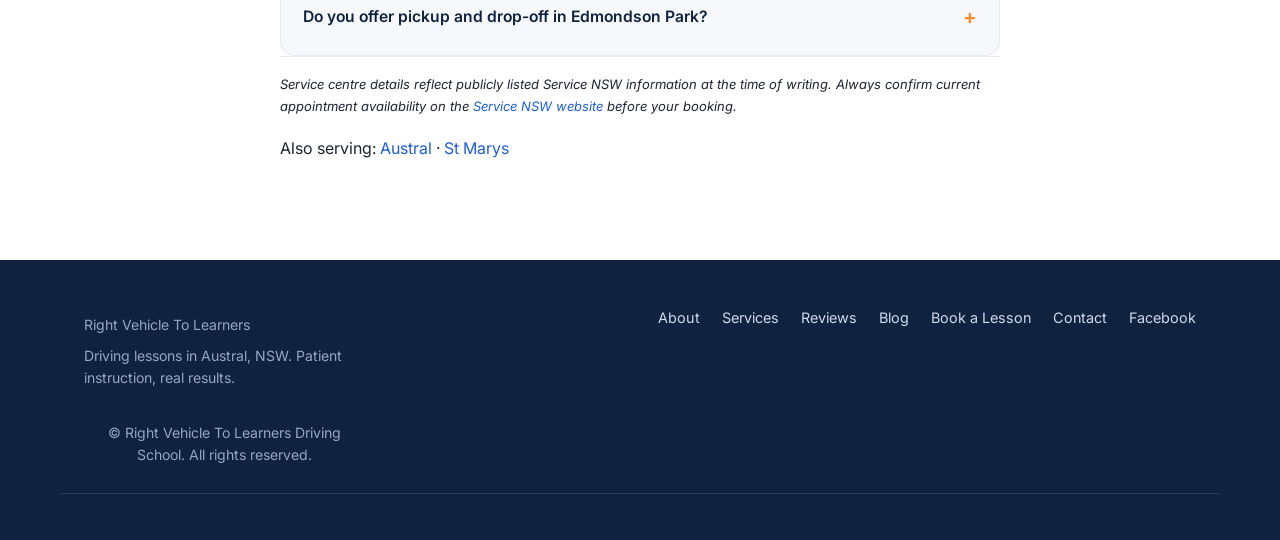
<file: areas/edmondson-park.html>
<!DOCTYPE html>
<html lang="en">
<head>
<meta charset="UTF-8">
<title>Driving Lessons in Edmondson Park, NSW | RV2 Learners</title>
<meta name="description" content="Driving lessons in Edmondson Park, NSW with a patient, RMS-qualified instructor. Dual-control automatic car, transparent pricing, 7-day scheduling.">
<link rel="canonical" href="https://rv2learners.au/areas/edmondson-park.html">
<meta name="viewport" content="width=device-width, initial-scale=1.0">
<link rel="icon" type="image/png" sizes="32x32" href="/img/favicon-32.png">
<link rel="icon" type="image/png" sizes="16x16" href="/img/favicon-16.png">
<link rel="apple-touch-icon" sizes="180x180" href="/img/apple-touch-icon.png">
<meta property="og:title" content="Driving Lessons in Edmondson Park, NSW | Right Vehicle To Learners">
<meta property="og:description" content="Patient, RMS-qualified driving lessons serving Edmondson Park. Dual-control automatic car, transparent pricing.">
<meta property="og:type" content="website">
<meta property="og:url" content="https://rv2learners.au/areas/edmondson-park.html">
<meta property="og:image" content="https://rv2learners.au/og-image.jpg">
<link rel="preconnect" href="https://fonts.googleapis.com">
<link href="https://fonts.googleapis.com/css2?family=Poppins:wght@400;500;600;700;800&family=Inter:wght@400;500;600&display=swap" rel="stylesheet">
<link rel="stylesheet" href="/css/styles.css">
<script type="application/ld+json">
{
  "@context": "https://schema.org",
  "@type": "BreadcrumbList",
  "itemListElement": [
    { "@type": "ListItem", "position": 1, "name": "Home", "item": "https://rv2learners.au/" },
    { "@type": "ListItem", "position": 2, "name": "Driving Lessons in Edmondson Park", "item": "https://rv2learners.au/areas/edmondson-park.html" }
  ]
}
</script>
</head>
<body>
<header class="site-header" id="header">
  <div class="container header-inner">
    <a href="/index.html#home" class="logo">
      <img src="/img/logo.png" alt="RV2 Learners Driving School logo" class="logo-icon">
      <span class="logo-text">Right Vehicle <span>To Learners</span></span>
    </a>
    <nav class="nav" id="nav">
      <a href="/index.html#home">Home</a>
      <a href="/index.html#about">About</a>
      <a href="/index.html#services">Services</a>
      <a href="/index.html#testimonials">Reviews</a>
      <a href="/blog/">Blog</a>
      <a href="/index.html#contact">Contact</a>
      <a href="https://www.facebook.com/117776617984145" target="_blank" rel="noopener">Facebook</a>
    </nav>
    <a href="/index.html#booking" class="btn btn-primary nav-cta">Book Now</a>
    <button class="nav-toggle" id="navToggle" aria-label="Toggle menu"><span></span><span></span><span></span></button>
  </div>
</header>

<section class="blog-hero">
  <div class="container">
    <p class="section-eyebrow">Service Area</p>
    <h1>Driving Lessons in Edmondson Park, NSW</h1>
    <p>Patient, RMS-qualified driving lessons serving Edmondson Park &mdash; dual-control automatic car, transparent pricing, and pickup from home, school or work.</p>
  </div>
</section>

<main class="blog-article-wrap">
  <div class="container">
    <p class="blog-breadcrumb"><a href="/index.html">Home</a> / Driving Lessons in Edmondson Park</p>
    <article class="blog-article">
      <h2>Driving Lessons for Edmondson Park Learners</h2>
      <p>Right Vehicle To Learners is based just next door in Austral, so Edmondson Park is one of our core service areas. Vijay, our RMS-qualified instructor, has 10+ years driving and 3+ years teaching experience, and lessons are built around exactly where you're at &mdash; from complete beginners to learners polishing test-specific skills before booking.</p>

      <h2>Your Edmondson Park Test Centre Advantage</h2>
      <p>Edmondson Park has its own Service NSW centre at Level 1/52 Soldiers Parade, inside Ed.Square &mdash; and it offers practical driving tests by appointment, not just knowledge tests and licence applications. That's a genuine advantage for local learners: your Test Day Support lesson can include a warm-up drive on the actual roads around your test centre, without a long trip across Sydney first.</p>

      <h2>Learning to Drive Around Edmondson Park</h2>
      <p>Edmondson Park mixes newer residential streets with busier connector roads and ongoing development traffic &mdash; a genuinely useful environment for building the observation and hazard-awareness skills your test will assess. Lessons progress from quieter streets into these busier conditions at your pace, not a fixed schedule.</p>

      <h2>Lessons Built Around You</h2>
      <p>Whether you're a complete beginner, working through Standard Driving Lessons, converting an overseas licence, or booking Test Day Support before your appointment at Ed.Square, every lesson is one-on-one. See the full <a href="/index.html#services">range of lessons</a> and <a href="/index.html#pricing">transparent pricing</a> on the homepage &mdash; starting at $60/hr.</p>

      <div class="blog-cta">
        <p>Ready to get started in Edmondson Park? Book your first lesson and we'll build a plan around exactly where you're at.</p>
        <a href="/index.html#booking" class="btn btn-primary">Book a Lesson</a>
      </div>

      <div class="blog-quick-answers">
        <h2>Quick Answers</h2>
        <div class="faq-list">
          <details class="faq-item">
            <summary>Does Edmondson Park Service Centre offer the practical driving test?</summary>
            <p>Yes &mdash; driving tests are available by appointment at the Edmondson Park Service Centre inside Ed.Square, alongside licence and knowledge test services.</p>
          </details>
          <details class="faq-item">
            <summary>Do you offer pickup and drop-off in Edmondson Park?</summary>
            <p>Yes &mdash; just provide your address when booking and we'll pick you up and drop you off at the end of the lesson.</p>
          </details>
        </div>
      </div>

      <p class="blog-source-note">Service centre details reflect publicly listed Service NSW information at the time of writing. Always confirm current appointment availability on the <a href="https://www.service.nsw.gov.au/service-centre/edmondson-park-service-centre">Service NSW website</a> before your booking.</p>

      <p>Also serving: <a href="/areas/austral.html">Austral</a> &middot; <a href="/areas/st-marys.html">St Marys</a></p>
    </article>
  </div>
</main>

<footer class="site-footer" id="contact">
  <div class="container footer-inner">
    <div class="footer-brand">
      <p class="footer-logo">Right Vehicle To Learners</p>
      <p>Driving lessons in Austral, NSW. Patient instruction, real results.</p>
    </div>
    <nav class="footer-nav">
      <a href="/index.html#about">About</a>
      <a href="/index.html#services">Services</a>
      <a href="/index.html#testimonials">Reviews</a>
      <a href="/blog/">Blog</a>
      <a href="/index.html#booking">Book a Lesson</a>
      <a href="/index.html#contact">Contact</a>
      <a href="https://www.facebook.com/117776617984145" target="_blank" rel="noopener">Facebook</a>
    </nav>
    <p class="footer-copy">&copy; Right Vehicle To Learners Driving School. All rights reserved.</p>
  </div>
</footer>
</body>
</html>
</file>
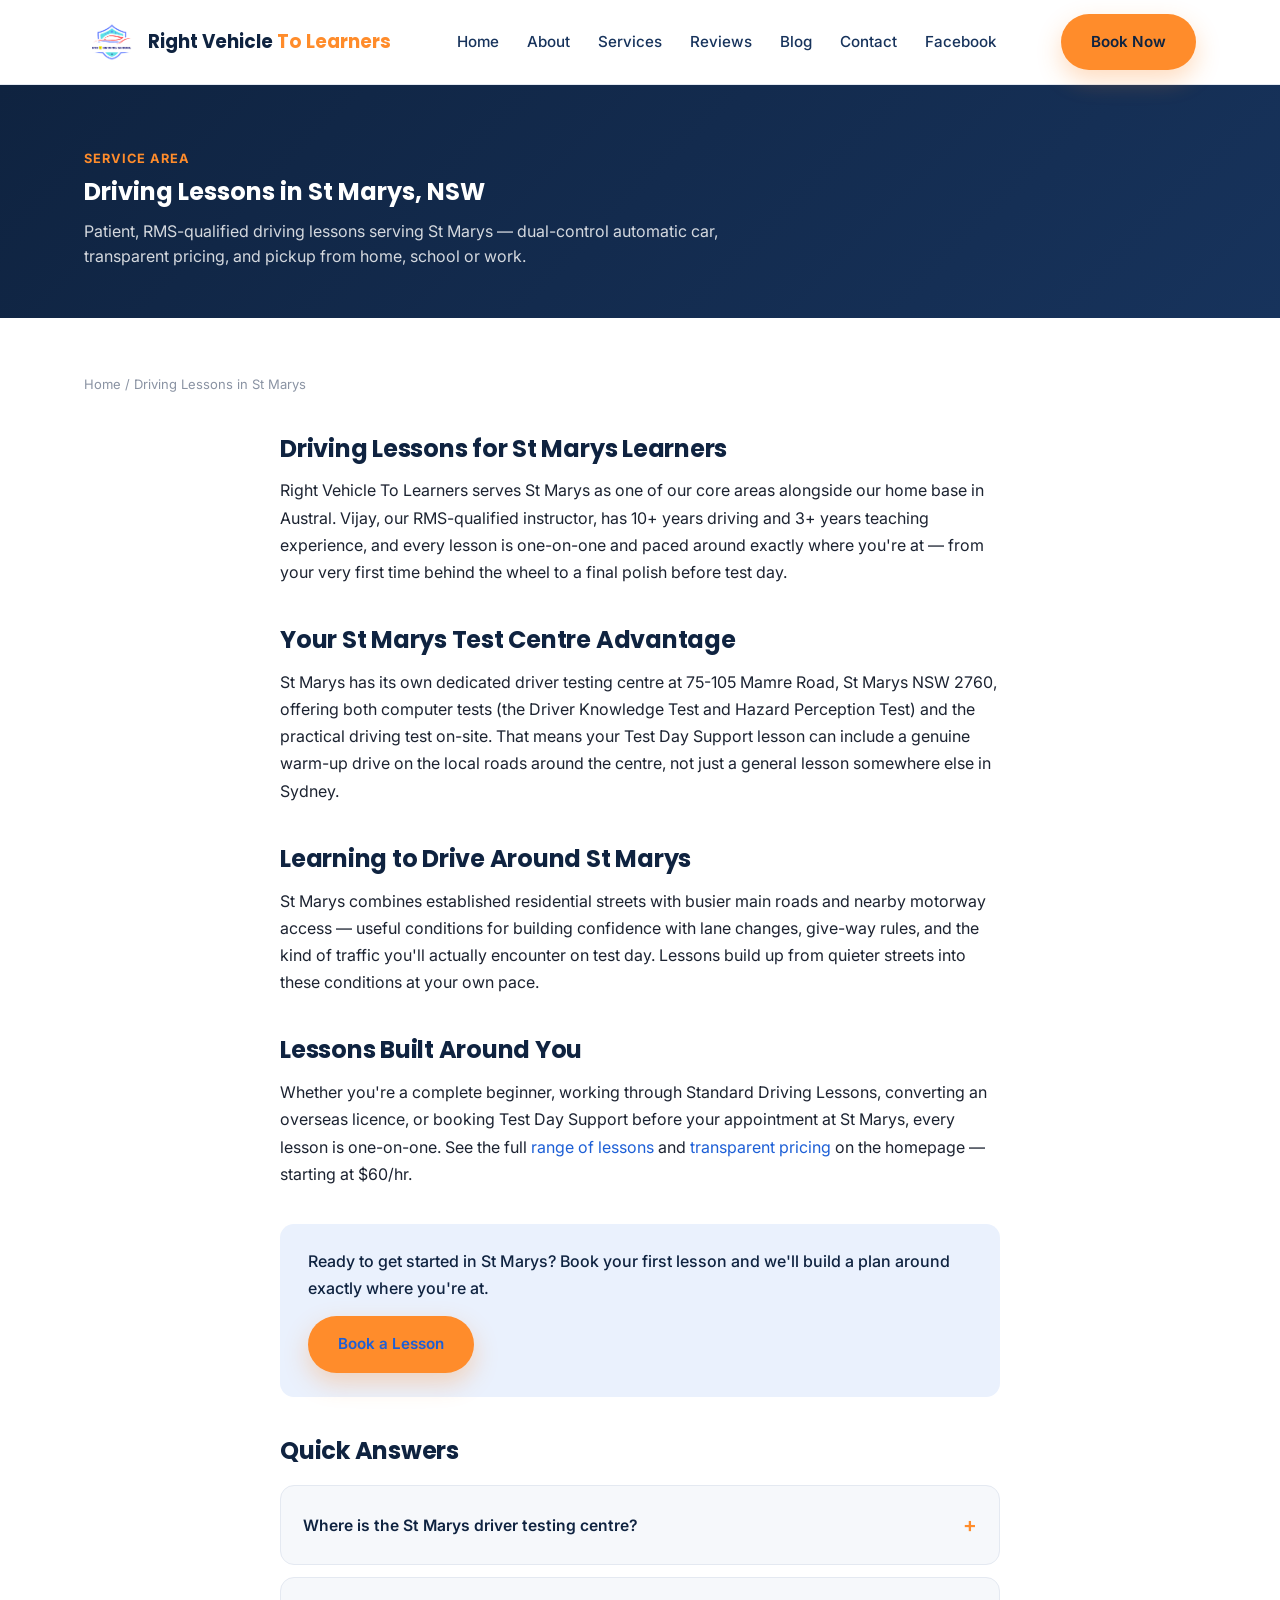
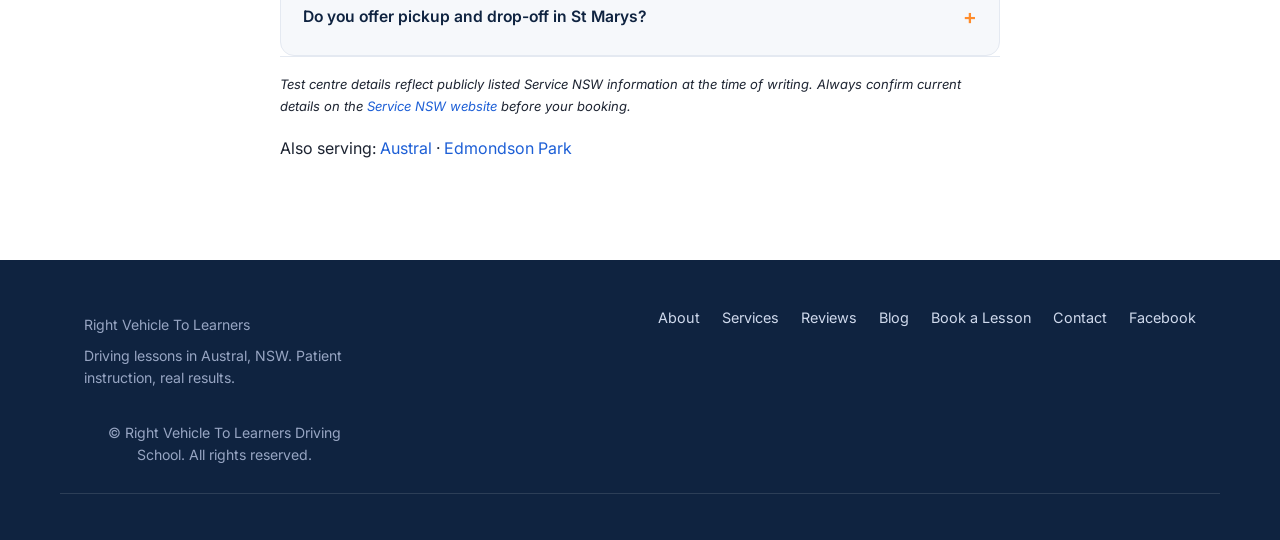
<file: areas/st-marys.html>
<!DOCTYPE html>
<html lang="en">
<head>
<meta charset="UTF-8">
<title>Driving Lessons in St Marys, NSW | RV2 Learners</title>
<meta name="description" content="Driving lessons in St Marys, NSW with a patient, RMS-qualified instructor. Dual-control automatic car, transparent pricing, 7-day scheduling.">
<link rel="canonical" href="https://rv2learners.au/areas/st-marys.html">
<meta name="viewport" content="width=device-width, initial-scale=1.0">
<link rel="icon" type="image/png" sizes="32x32" href="/img/favicon-32.png">
<link rel="icon" type="image/png" sizes="16x16" href="/img/favicon-16.png">
<link rel="apple-touch-icon" sizes="180x180" href="/img/apple-touch-icon.png">
<meta property="og:title" content="Driving Lessons in St Marys, NSW | Right Vehicle To Learners">
<meta property="og:description" content="Patient, RMS-qualified driving lessons serving St Marys. Dual-control automatic car, transparent pricing.">
<meta property="og:type" content="website">
<meta property="og:url" content="https://rv2learners.au/areas/st-marys.html">
<meta property="og:image" content="https://rv2learners.au/og-image.jpg">
<link rel="preconnect" href="https://fonts.googleapis.com">
<link href="https://fonts.googleapis.com/css2?family=Poppins:wght@400;500;600;700;800&family=Inter:wght@400;500;600&display=swap" rel="stylesheet">
<link rel="stylesheet" href="/css/styles.css">
<script type="application/ld+json">
{
  "@context": "https://schema.org",
  "@type": "BreadcrumbList",
  "itemListElement": [
    { "@type": "ListItem", "position": 1, "name": "Home", "item": "https://rv2learners.au/" },
    { "@type": "ListItem", "position": 2, "name": "Driving Lessons in St Marys", "item": "https://rv2learners.au/areas/st-marys.html" }
  ]
}
</script>
</head>
<body>
<header class="site-header" id="header">
  <div class="container header-inner">
    <a href="/index.html#home" class="logo">
      <img src="/img/logo.png" alt="RV2 Learners Driving School logo" class="logo-icon">
      <span class="logo-text">Right Vehicle <span>To Learners</span></span>
    </a>
    <nav class="nav" id="nav">
      <a href="/index.html#home">Home</a>
      <a href="/index.html#about">About</a>
      <a href="/index.html#services">Services</a>
      <a href="/index.html#testimonials">Reviews</a>
      <a href="/blog/">Blog</a>
      <a href="/index.html#contact">Contact</a>
      <a href="https://www.facebook.com/117776617984145" target="_blank" rel="noopener">Facebook</a>
    </nav>
    <a href="/index.html#booking" class="btn btn-primary nav-cta">Book Now</a>
    <button class="nav-toggle" id="navToggle" aria-label="Toggle menu"><span></span><span></span><span></span></button>
  </div>
</header>

<section class="blog-hero">
  <div class="container">
    <p class="section-eyebrow">Service Area</p>
    <h1>Driving Lessons in St Marys, NSW</h1>
    <p>Patient, RMS-qualified driving lessons serving St Marys &mdash; dual-control automatic car, transparent pricing, and pickup from home, school or work.</p>
  </div>
</section>

<main class="blog-article-wrap">
  <div class="container">
    <p class="blog-breadcrumb"><a href="/index.html">Home</a> / Driving Lessons in St Marys</p>
    <article class="blog-article">
      <h2>Driving Lessons for St Marys Learners</h2>
      <p>Right Vehicle To Learners serves St Marys as one of our core areas alongside our home base in Austral. Vijay, our RMS-qualified instructor, has 10+ years driving and 3+ years teaching experience, and every lesson is one-on-one and paced around exactly where you're at &mdash; from your very first time behind the wheel to a final polish before test day.</p>

      <h2>Your St Marys Test Centre Advantage</h2>
      <p>St Marys has its own dedicated driver testing centre at 75-105 Mamre Road, St Marys NSW 2760, offering both computer tests (the Driver Knowledge Test and Hazard Perception Test) and the practical driving test on-site. That means your Test Day Support lesson can include a genuine warm-up drive on the local roads around the centre, not just a general lesson somewhere else in Sydney.</p>

      <h2>Learning to Drive Around St Marys</h2>
      <p>St Marys combines established residential streets with busier main roads and nearby motorway access &mdash; useful conditions for building confidence with lane changes, give-way rules, and the kind of traffic you'll actually encounter on test day. Lessons build up from quieter streets into these conditions at your own pace.</p>

      <h2>Lessons Built Around You</h2>
      <p>Whether you're a complete beginner, working through Standard Driving Lessons, converting an overseas licence, or booking Test Day Support before your appointment at St Marys, every lesson is one-on-one. See the full <a href="/index.html#services">range of lessons</a> and <a href="/index.html#pricing">transparent pricing</a> on the homepage &mdash; starting at $60/hr.</p>

      <div class="blog-cta">
        <p>Ready to get started in St Marys? Book your first lesson and we'll build a plan around exactly where you're at.</p>
        <a href="/index.html#booking" class="btn btn-primary">Book a Lesson</a>
      </div>

      <div class="blog-quick-answers">
        <h2>Quick Answers</h2>
        <div class="faq-list">
          <details class="faq-item">
            <summary>Where is the St Marys driver testing centre?</summary>
            <p>75-105 Mamre Road, St Marys NSW 2760. It offers the Driver Knowledge Test, Hazard Perception Test, and practical driving test on-site, with on-site parking entering from Hall Street.</p>
          </details>
          <details class="faq-item">
            <summary>Do you offer pickup and drop-off in St Marys?</summary>
            <p>Yes &mdash; just provide your address when booking and we'll pick you up and drop you off at the end of the lesson.</p>
          </details>
        </div>
      </div>

      <p class="blog-source-note">Test centre details reflect publicly listed Service NSW information at the time of writing. Always confirm current details on the <a href="https://www.service.nsw.gov.au/service-centre/st-marys-driver-testing-centre">Service NSW website</a> before your booking.</p>

      <p>Also serving: <a href="/areas/austral.html">Austral</a> &middot; <a href="/areas/edmondson-park.html">Edmondson Park</a></p>
    </article>
  </div>
</main>

<footer class="site-footer" id="contact">
  <div class="container footer-inner">
    <div class="footer-brand">
      <p class="footer-logo">Right Vehicle To Learners</p>
      <p>Driving lessons in Austral, NSW. Patient instruction, real results.</p>
    </div>
    <nav class="footer-nav">
      <a href="/index.html#about">About</a>
      <a href="/index.html#services">Services</a>
      <a href="/index.html#testimonials">Reviews</a>
      <a href="/blog/">Blog</a>
      <a href="/index.html#booking">Book a Lesson</a>
      <a href="/index.html#contact">Contact</a>
      <a href="https://www.facebook.com/117776617984145" target="_blank" rel="noopener">Facebook</a>
    </nav>
    <p class="footer-copy">&copy; Right Vehicle To Learners Driving School. All rights reserved.</p>
  </div>
</footer>
</body>
</html>
</file>
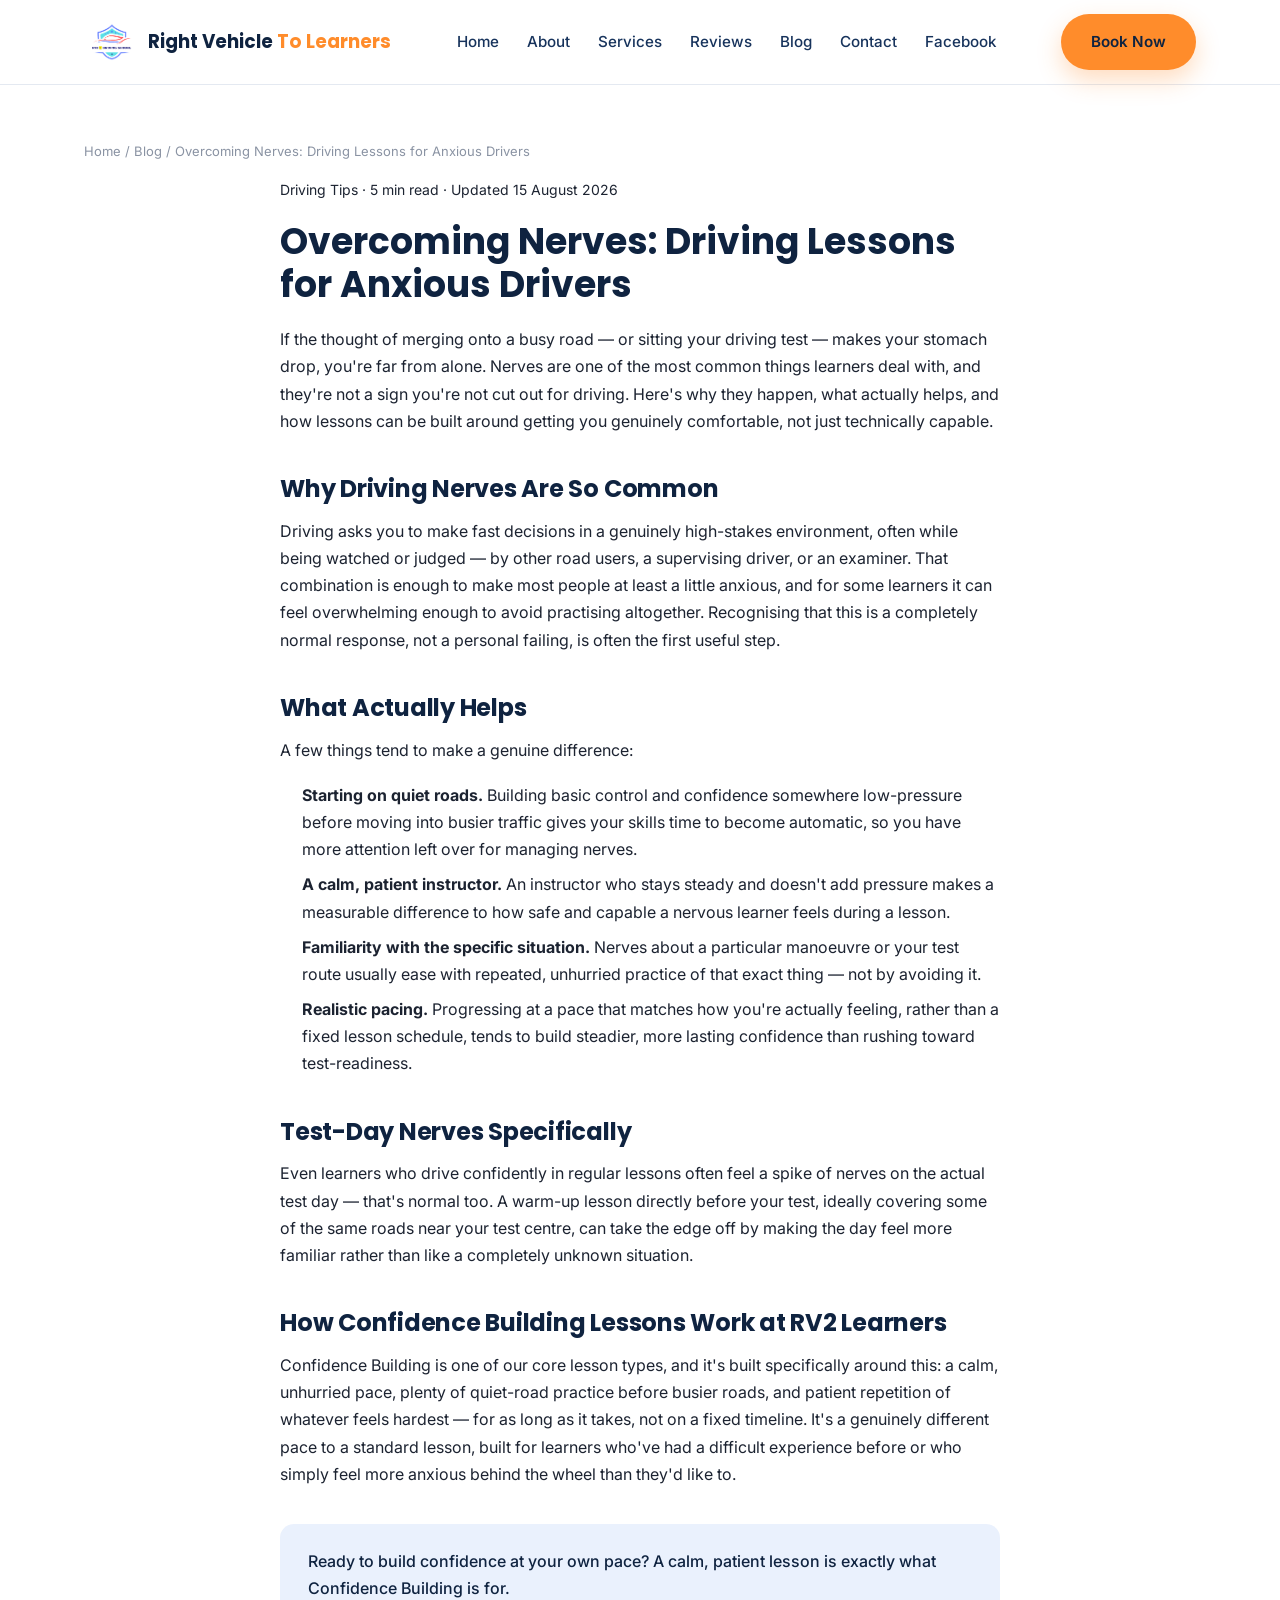
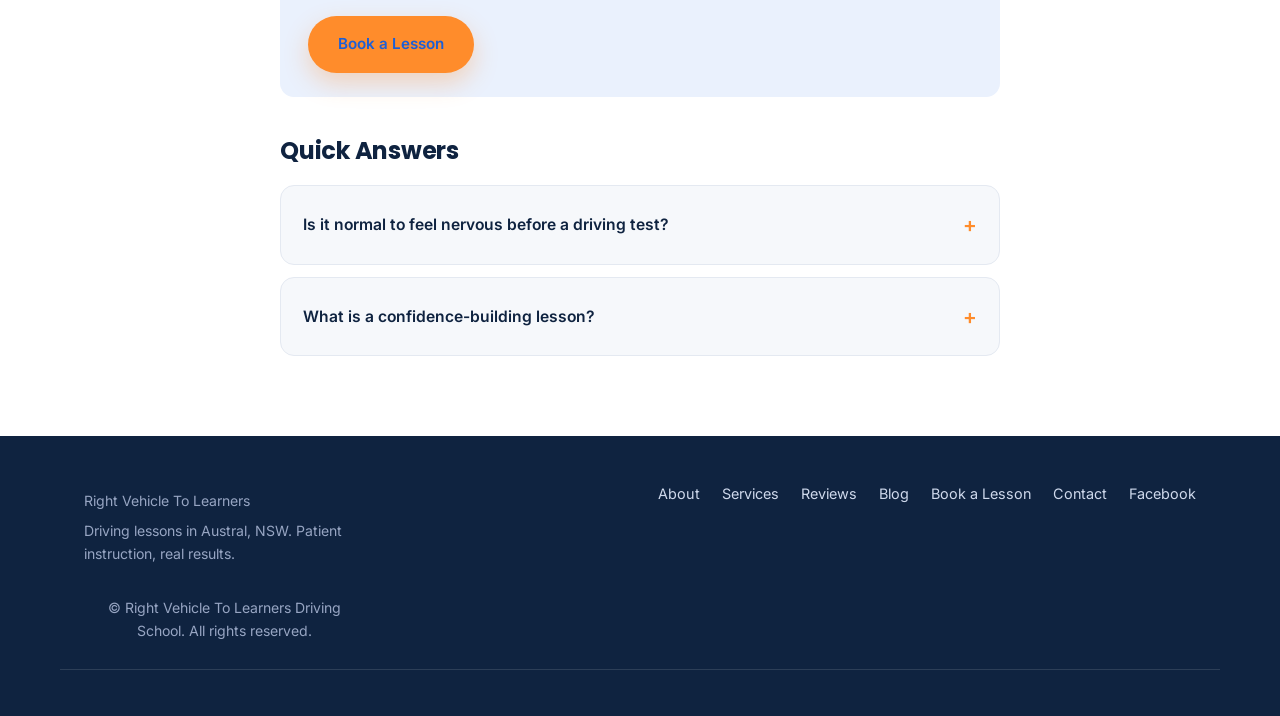
<file: blog/confidence-building-nervous-drivers-nsw.html>
<!DOCTYPE html>
<html lang="en">
<head>
<meta charset="UTF-8">
<title>Overcoming Nerves: Driving Lessons for Anxious Drivers</title>
<meta name="description" content="Nervous about driving or your test? Here's why it's normal, what actually helps, and how confidence-building lessons work in NSW.">
<link rel="canonical" href="https://rv2learners.au/blog/confidence-building-nervous-drivers-nsw.html">
<meta name="viewport" content="width=device-width, initial-scale=1.0">
<link rel="icon" type="image/png" sizes="32x32" href="/img/favicon-32.png">
<link rel="icon" type="image/png" sizes="16x16" href="/img/favicon-16.png">
<link rel="apple-touch-icon" sizes="180x180" href="/img/apple-touch-icon.png">
<meta property="og:title" content="Overcoming Nerves: Driving Lessons for Anxious Drivers">
<meta property="og:description" content="Why driving nerves are normal, what actually helps, and how confidence-building lessons work.">
<meta property="og:type" content="article">
<meta property="og:url" content="https://rv2learners.au/blog/confidence-building-nervous-drivers-nsw.html">
<meta property="og:image" content="https://rv2learners.au/og-image.jpg">
<link rel="preconnect" href="https://fonts.googleapis.com">
<link href="https://fonts.googleapis.com/css2?family=Poppins:wght@400;500;600;700;800&family=Inter:wght@400;500;600&display=swap" rel="stylesheet">
<link rel="stylesheet" href="/css/styles.css">
<script type="application/ld+json">
{
  "@context": "https://schema.org",
  "@type": "BlogPosting",
  "headline": "Overcoming Nerves: Driving Lessons for Anxious Drivers",
  "description": "Nervous about driving or your test? Here's why it's normal, what actually helps, and how confidence-building lessons work in NSW.",
  "image": "https://rv2learners.au/og-image.jpg",
  "author": { "@type": "Organization", "name": "Right Vehicle To Learners Driving School" },
  "publisher": {
    "@type": "Organization",
    "name": "Right Vehicle To Learners Driving School",
    "logo": { "@type": "ImageObject", "url": "https://rv2learners.au/img/logo.png" }
  },
  "datePublished": "2026-08-15",
  "dateModified": "2026-08-15",
  "mainEntityOfPage": {"@type": "WebPage", "@id": "https://rv2learners.au/blog/confidence-building-nervous-drivers-nsw.html"}
}
</script>
<script type="application/ld+json">
{
  "@context": "https://schema.org",
  "@type": "FAQPage",
  "mainEntity": [
    {
      "@type": "Question",
      "name": "Is it normal to feel nervous before a driving test?",
      "acceptedAnswer": { "@type": "Answer", "text": "Yes, very. Test-day nerves are extremely common, even among learners who drive confidently in everyday lessons. A calm instructor and a familiar warm-up drive can make a real difference." }
    },
    {
      "@type": "Question",
      "name": "What is a confidence-building lesson?",
      "acceptedAnswer": { "@type": "Answer", "text": "A confidence-building lesson is paced entirely around your comfort level, starting with quiet roads and building toward busier conditions at whatever speed feels right for you, rather than following a fixed lesson plan." }
    }
  ]
}
</script>
<script type="application/ld+json">
{
  "@context": "https://schema.org",
  "@type": "BreadcrumbList",
  "itemListElement": [
    { "@type": "ListItem", "position": 1, "name": "Home", "item": "https://rv2learners.au/" },
    { "@type": "ListItem", "position": 2, "name": "Blog", "item": "https://rv2learners.au/blog/" },
    { "@type": "ListItem", "position": 3, "name": "Overcoming Nerves: Driving Lessons for Anxious Drivers", "item": "https://rv2learners.au/blog/confidence-building-nervous-drivers-nsw.html" }
  ]
}
</script>
</head>
<body>
<header class="site-header" id="header">
  <div class="container header-inner">
    <a href="/index.html#home" class="logo">
      <img src="/img/logo.png" alt="RV2 Learners Driving School logo" class="logo-icon">
      <span class="logo-text">Right Vehicle <span>To Learners</span></span>
    </a>
    <nav class="nav" id="nav">
      <a href="/index.html#home">Home</a>
      <a href="/index.html#about">About</a>
      <a href="/index.html#services">Services</a>
      <a href="/index.html#testimonials">Reviews</a>
      <a href="/blog/">Blog</a>
      <a href="/index.html#contact">Contact</a>
      <a href="https://www.facebook.com/117776617984145" target="_blank" rel="noopener">Facebook</a>
    </nav>
    <a href="/index.html#booking" class="btn btn-primary nav-cta">Book Now</a>
    <button class="nav-toggle" id="navToggle" aria-label="Toggle menu"><span></span><span></span><span></span></button>
  </div>
</header>

<main class="blog-article-wrap">
  <div class="container">
    <p class="blog-breadcrumb"><a href="/index.html">Home</a> / <a href="/blog/">Blog</a> / Overcoming Nerves: Driving Lessons for Anxious Drivers</p>
    <article class="blog-article">
      <p class="blog-article-meta">Driving Tips &middot; 5 min read &middot; Updated 15 August 2026</p>
      <h1>Overcoming Nerves: Driving Lessons for Anxious Drivers</h1>
      <p>If the thought of merging onto a busy road &mdash; or sitting your driving test &mdash; makes your stomach drop, you're far from alone. Nerves are one of the most common things learners deal with, and they're not a sign you're not cut out for driving. Here's why they happen, what actually helps, and how lessons can be built around getting you genuinely comfortable, not just technically capable.</p>

      <h2>Why Driving Nerves Are So Common</h2>
      <p>Driving asks you to make fast decisions in a genuinely high-stakes environment, often while being watched or judged &mdash; by other road users, a supervising driver, or an examiner. That combination is enough to make most people at least a little anxious, and for some learners it can feel overwhelming enough to avoid practising altogether. Recognising that this is a completely normal response, not a personal failing, is often the first useful step.</p>

      <h2>What Actually Helps</h2>
      <p>A few things tend to make a genuine difference:</p>
      <ul>
        <li><strong>Starting on quiet roads.</strong> Building basic control and confidence somewhere low-pressure before moving into busier traffic gives your skills time to become automatic, so you have more attention left over for managing nerves.</li>
        <li><strong>A calm, patient instructor.</strong> An instructor who stays steady and doesn't add pressure makes a measurable difference to how safe and capable a nervous learner feels during a lesson.</li>
        <li><strong>Familiarity with the specific situation.</strong> Nerves about a particular manoeuvre or your test route usually ease with repeated, unhurried practice of that exact thing &mdash; not by avoiding it.</li>
        <li><strong>Realistic pacing.</strong> Progressing at a pace that matches how you're actually feeling, rather than a fixed lesson schedule, tends to build steadier, more lasting confidence than rushing toward test-readiness.</li>
      </ul>

      <h2>Test-Day Nerves Specifically</h2>
      <p>Even learners who drive confidently in regular lessons often feel a spike of nerves on the actual test day &mdash; that's normal too. A warm-up lesson directly before your test, ideally covering some of the same roads near your test centre, can take the edge off by making the day feel more familiar rather than like a completely unknown situation.</p>

      <h2>How Confidence Building Lessons Work at RV2 Learners</h2>
      <p>Confidence Building is one of our core lesson types, and it's built specifically around this: a calm, unhurried pace, plenty of quiet-road practice before busier roads, and patient repetition of whatever feels hardest &mdash; for as long as it takes, not on a fixed timeline. It's a genuinely different pace to a standard lesson, built for learners who've had a difficult experience before or who simply feel more anxious behind the wheel than they'd like to.</p>

      <div class="blog-cta">
        <p>Ready to build confidence at your own pace? A calm, patient lesson is exactly what Confidence Building is for.</p>
        <a href="/index.html#booking" class="btn btn-primary">Book a Lesson</a>
      </div>

      <div class="blog-quick-answers">
        <h2>Quick Answers</h2>
        <div class="faq-list">
          <details class="faq-item">
            <summary>Is it normal to feel nervous before a driving test?</summary>
            <p>Yes, very. Test-day nerves are extremely common, even among learners who drive confidently in everyday lessons. A calm instructor and a familiar warm-up drive can make a real difference.</p>
          </details>
          <details class="faq-item">
            <summary>What is a confidence-building lesson?</summary>
            <p>A lesson paced entirely around your comfort level, starting with quiet roads and building toward busier conditions at whatever speed feels right for you, rather than a fixed lesson plan.</p>
          </details>
        </div>
      </div>
    </article>
  </div>
</main>

<footer class="site-footer" id="contact">
  <div class="container footer-inner">
    <div class="footer-brand">
      <p class="footer-logo">Right Vehicle To Learners</p>
      <p>Driving lessons in Austral, NSW. Patient instruction, real results.</p>
    </div>
    <nav class="footer-nav">
      <a href="/index.html#about">About</a>
      <a href="/index.html#services">Services</a>
      <a href="/index.html#testimonials">Reviews</a>
      <a href="/blog/">Blog</a>
      <a href="/index.html#booking">Book a Lesson</a>
      <a href="/index.html#contact">Contact</a>
      <a href="https://www.facebook.com/117776617984145" target="_blank" rel="noopener">Facebook</a>
    </nav>
    <p class="footer-copy">&copy; Right Vehicle To Learners Driving School. All rights reserved.</p>
  </div>
</footer>
</body>
</html>
</file>
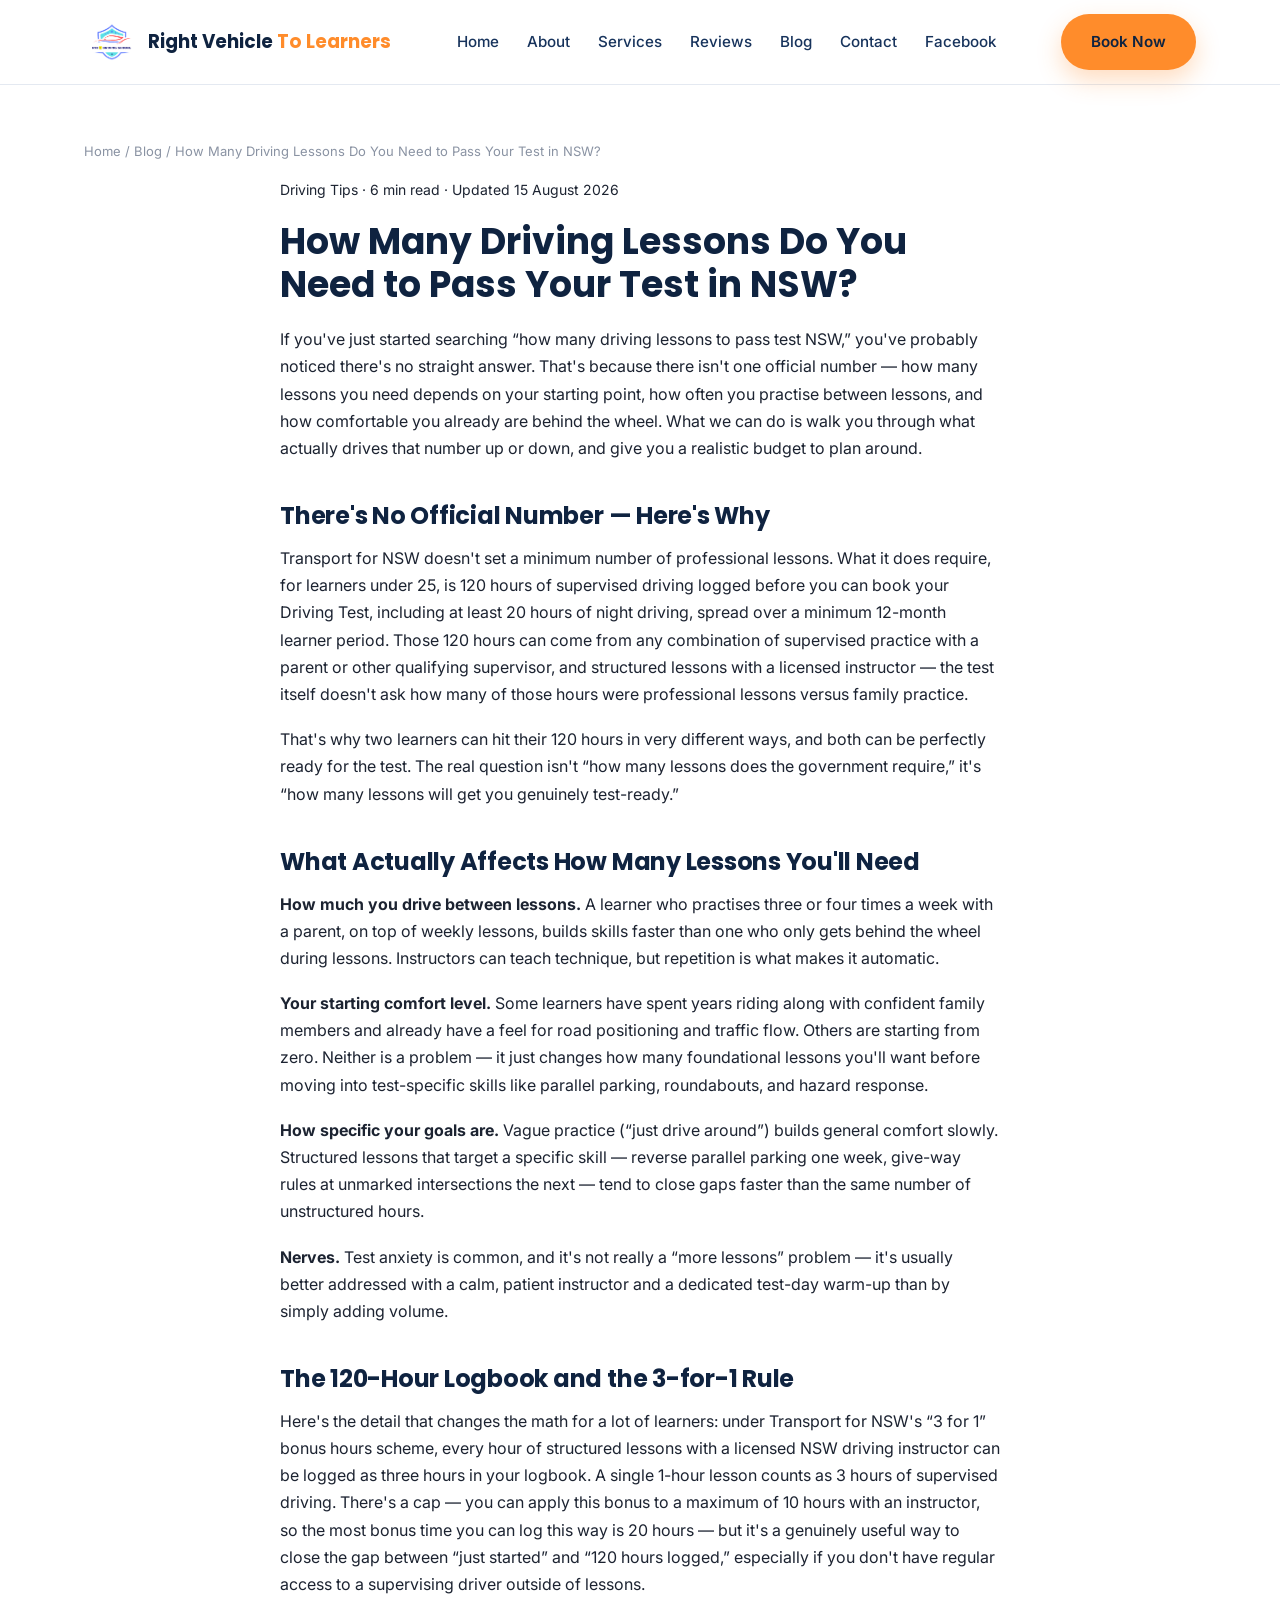
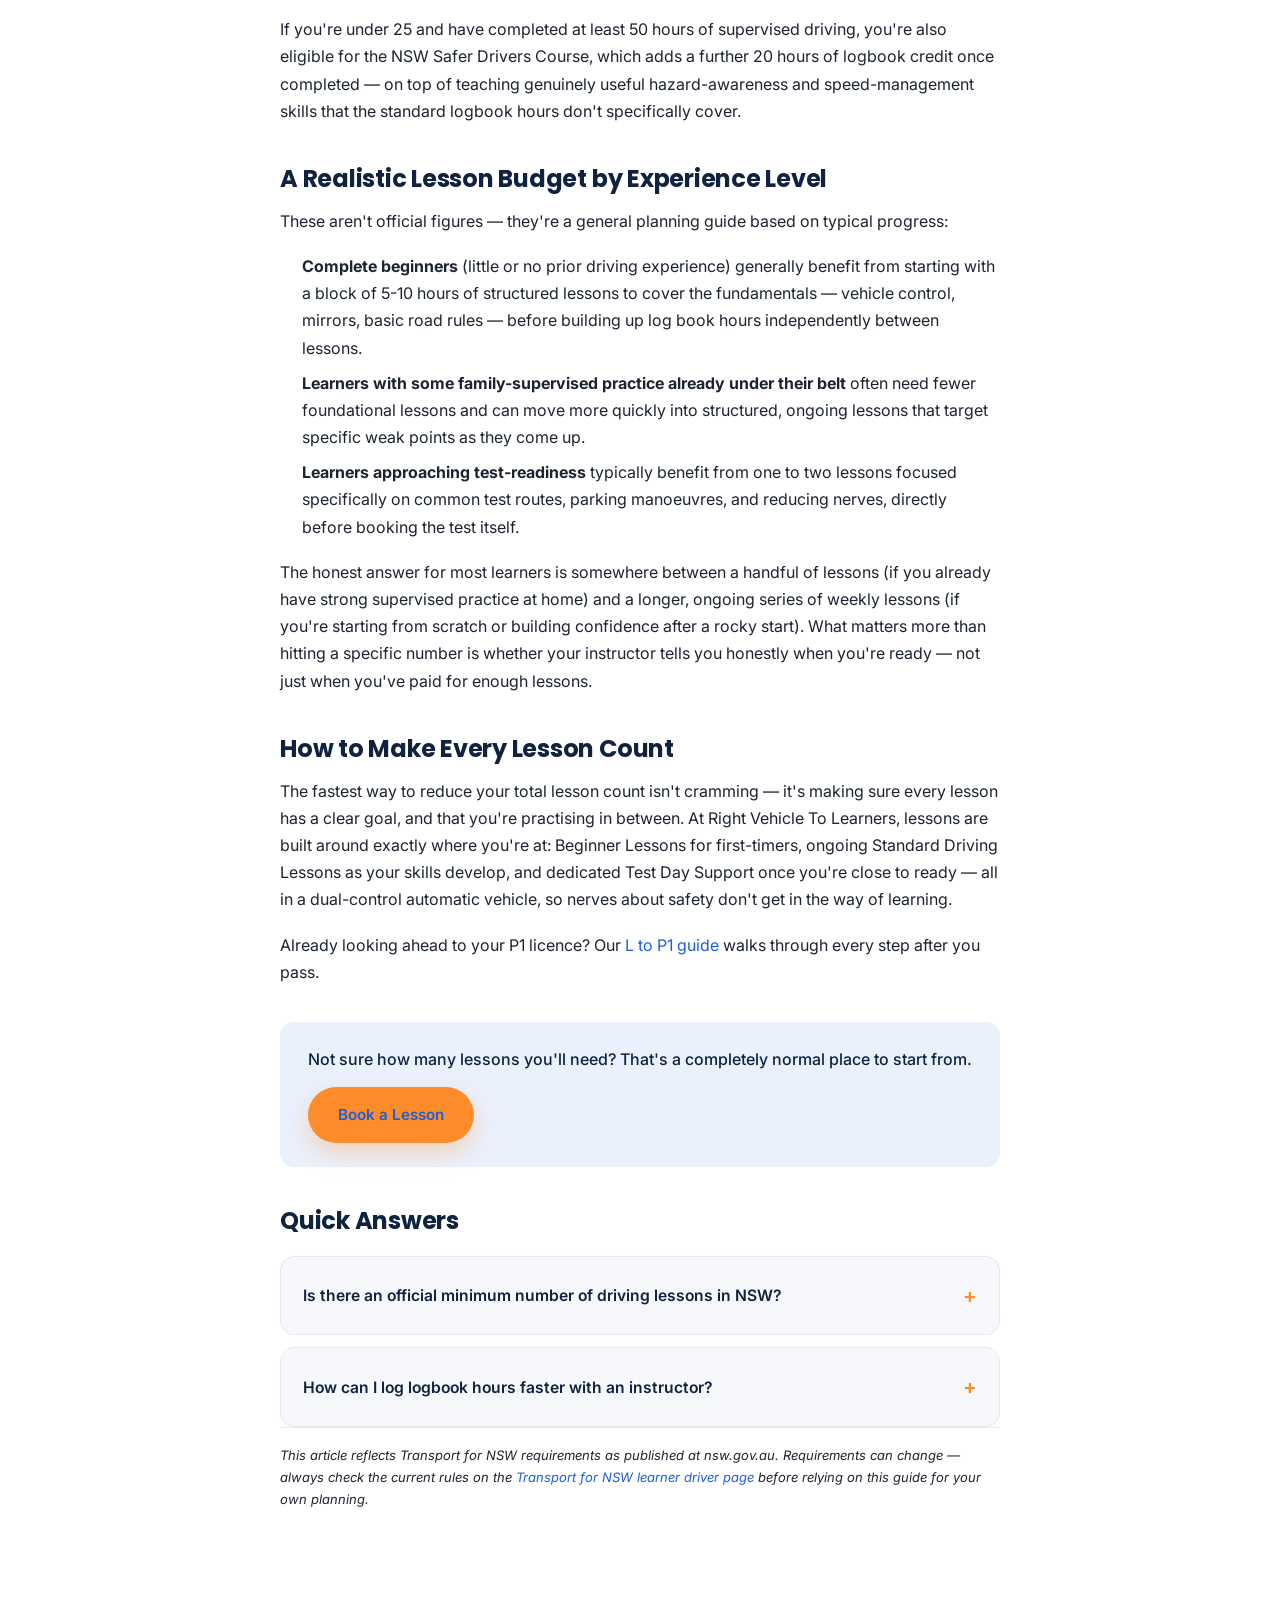
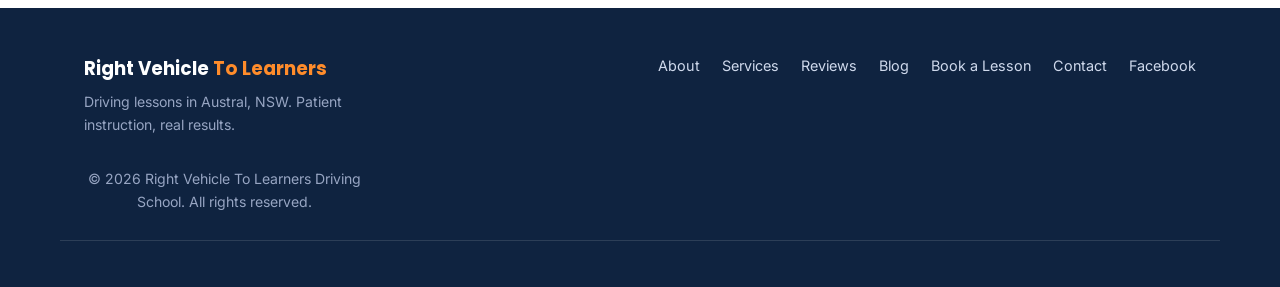
<file: blog/how-many-driving-lessons-to-pass-test-nsw.html>
<!DOCTYPE html>
<html lang="en">
<head>
<meta charset="UTF-8">
<title>How Many Driving Lessons to Pass Your NSW Test?</title>
<meta name="description" content="Wondering how many driving lessons you need to pass your NSW test? Here's what actually affects the number, and how to log hours faster.">
<link rel="canonical" href="https://rv2learners.au/blog/how-many-driving-lessons-to-pass-test-nsw.html">
<meta name="viewport" content="width=device-width, initial-scale=1.0">
<link rel="icon" type="image/png" sizes="32x32" href="../img/favicon-32.png">
<link rel="icon" type="image/png" sizes="16x16" href="../img/favicon-16.png">
<link rel="apple-touch-icon" sizes="180x180" href="../img/apple-touch-icon.png">
<meta property="og:title" content="How Many Driving Lessons Do You Need to Pass Your Test in NSW?">
<meta property="og:description" content="What actually affects how many lessons you'll need, plus how to log your 120 hours faster.">
<meta property="og:type" content="article">
<meta property="og:url" content="https://rv2learners.au/blog/how-many-driving-lessons-to-pass-test-nsw.html">
<meta property="og:image" content="https://rv2learners.au/og-image.jpg">
<link rel="preconnect" href="https://fonts.googleapis.com">
<link href="https://fonts.googleapis.com/css2?family=Poppins:wght@400;500;600;700;800&family=Inter:wght@400;500;600&display=swap" rel="stylesheet">
<link rel="stylesheet" href="../css/styles.css">
<script type="application/ld+json">
{
  "@context": "https://schema.org",
  "@type": "BlogPosting",
  "headline": "How Many Driving Lessons Do You Need to Pass Your Test in NSW?",
  "description": "Wondering how many driving lessons you need to pass your NSW test? Here's what actually affects the number, and how to log hours faster.",
  "image": "https://rv2learners.au/og-image.jpg",
  "author": { "@type": "Organization", "name": "Right Vehicle To Learners Driving School" },
  "publisher": {
    "@type": "Organization",
    "name": "Right Vehicle To Learners Driving School",
    "logo": { "@type": "ImageObject", "url": "https://rv2learners.au/img/logo.png" }
  },
  "datePublished": "2026-08-15",
  "dateModified": "2026-08-15",
  "mainEntityOfPage": { "@type": "WebPage", "@id": "https://rv2learners.au/blog/how-many-driving-lessons-to-pass-test-nsw.html" }
}
</script>
<script type="application/ld+json">
{
  "@context": "https://schema.org",
  "@type": "FAQPage",
  "mainEntity": [
    {
      "@type": "Question",
      "name": "Is there an official minimum number of driving lessons in NSW?",
      "acceptedAnswer": { "@type": "Answer", "text": "No. Transport for NSW requires learners under 25 to log 120 hours of supervised driving, but it doesn't set a required number of professional lessons within that total." }
    },
    {
      "@type": "Question",
      "name": "How can I log logbook hours faster with an instructor?",
      "acceptedAnswer": { "@type": "Answer", "text": "Under the 3-for-1 bonus hours scheme, every hour of a structured lesson with a licensed NSW driving instructor can be logged as 3 hours, up to a maximum of 20 bonus hours." }
    }
  ]
}
</script>
</head>
<body>

<header class="site-header" id="header">
  <div class="container header-inner">
    <a href="../index.html#home" class="logo">
      <img src="../img/logo.png" alt="RV2 Learners Driving School logo" class="logo-icon">
      <span class="logo-text">Right Vehicle <span>To Learners</span></span>
    </a>
    <nav class="nav" id="nav">
      <a href="../index.html#home">Home</a>
      <a href="../index.html#about">About</a>
      <a href="../index.html#services">Services</a>
      <a href="../index.html#testimonials">Reviews</a>
      <a href="index.html">Blog</a>
      <a href="../index.html#contact">Contact</a>
      <a href="https://www.facebook.com/117776617984145" target="_blank" rel="noopener">Facebook</a>
    </nav>
    <a href="../index.html#booking" class="btn btn-primary nav-cta">Book Now</a>
    <button class="nav-toggle" id="navToggle" aria-label="Toggle menu">
      <span></span><span></span><span></span>
    </button>
  </div>
</header>

<section class="blog-article-wrap">
  <div class="container">
    <p class="blog-breadcrumb"><a href="../index.html">Home</a> / <a href="index.html">Blog</a> / How Many Driving Lessons Do You Need to Pass Your Test in NSW?</p>

    <article class="blog-article">
      <p class="blog-article-meta">Driving Tips &middot; 6 min read &middot; Updated 15 August 2026</p>
      <h1>How Many Driving Lessons Do You Need to Pass Your Test in NSW?</h1>

      <p>If you've just started searching &ldquo;how many driving lessons to pass test NSW,&rdquo; you've probably noticed there's no straight answer. That's because there isn't one official number &mdash; how many lessons you need depends on your starting point, how often you practise between lessons, and how comfortable you already are behind the wheel. What we can do is walk you through what actually drives that number up or down, and give you a realistic budget to plan around.</p>

      <h2>There's No Official Number &mdash; Here's Why</h2>
      <p>Transport for NSW doesn't set a minimum number of professional lessons. What it does require, for learners under 25, is 120 hours of supervised driving logged before you can book your Driving Test, including at least 20 hours of night driving, spread over a minimum 12-month learner period. Those 120 hours can come from any combination of supervised practice with a parent or other qualifying supervisor, and structured lessons with a licensed instructor &mdash; the test itself doesn't ask how many of those hours were professional lessons versus family practice.</p>
      <p>That's why two learners can hit their 120 hours in very different ways, and both can be perfectly ready for the test. The real question isn't &ldquo;how many lessons does the government require,&rdquo; it's &ldquo;how many lessons will get you genuinely test-ready.&rdquo;</p>

      <h2>What Actually Affects How Many Lessons You'll Need</h2>
      <p><strong>How much you drive between lessons.</strong> A learner who practises three or four times a week with a parent, on top of weekly lessons, builds skills faster than one who only gets behind the wheel during lessons. Instructors can teach technique, but repetition is what makes it automatic.</p>
      <p><strong>Your starting comfort level.</strong> Some learners have spent years riding along with confident family members and already have a feel for road positioning and traffic flow. Others are starting from zero. Neither is a problem &mdash; it just changes how many foundational lessons you'll want before moving into test-specific skills like parallel parking, roundabouts, and hazard response.</p>
      <p><strong>How specific your goals are.</strong> Vague practice (&ldquo;just drive around&rdquo;) builds general comfort slowly. Structured lessons that target a specific skill &mdash; reverse parallel parking one week, give-way rules at unmarked intersections the next &mdash; tend to close gaps faster than the same number of unstructured hours.</p>
      <p><strong>Nerves.</strong> Test anxiety is common, and it's not really a &ldquo;more lessons&rdquo; problem &mdash; it's usually better addressed with a calm, patient instructor and a dedicated test-day warm-up than by simply adding volume.</p>

      <h2>The 120-Hour Logbook and the 3-for-1 Rule</h2>
      <p>Here's the detail that changes the math for a lot of learners: under Transport for NSW's &ldquo;3 for 1&rdquo; bonus hours scheme, every hour of structured lessons with a licensed NSW driving instructor can be logged as three hours in your logbook. A single 1-hour lesson counts as 3 hours of supervised driving. There's a cap &mdash; you can apply this bonus to a maximum of 10 hours with an instructor, so the most bonus time you can log this way is 20 hours &mdash; but it's a genuinely useful way to close the gap between &ldquo;just started&rdquo; and &ldquo;120 hours logged,&rdquo; especially if you don't have regular access to a supervising driver outside of lessons.</p>
      <p>If you're under 25 and have completed at least 50 hours of supervised driving, you're also eligible for the NSW Safer Drivers Course, which adds a further 20 hours of logbook credit once completed &mdash; on top of teaching genuinely useful hazard-awareness and speed-management skills that the standard logbook hours don't specifically cover.</p>

      <h2>A Realistic Lesson Budget by Experience Level</h2>
      <p>These aren't official figures &mdash; they're a general planning guide based on typical progress:</p>
      <ul>
        <li><strong>Complete beginners</strong> (little or no prior driving experience) generally benefit from starting with a block of 5-10 hours of structured lessons to cover the fundamentals &mdash; vehicle control, mirrors, basic road rules &mdash; before building up log book hours independently between lessons.</li>
        <li><strong>Learners with some family-supervised practice already under their belt</strong> often need fewer foundational lessons and can move more quickly into structured, ongoing lessons that target specific weak points as they come up.</li>
        <li><strong>Learners approaching test-readiness</strong> typically benefit from one to two lessons focused specifically on common test routes, parking manoeuvres, and reducing nerves, directly before booking the test itself.</li>
      </ul>
      <p>The honest answer for most learners is somewhere between a handful of lessons (if you already have strong supervised practice at home) and a longer, ongoing series of weekly lessons (if you're starting from scratch or building confidence after a rocky start). What matters more than hitting a specific number is whether your instructor tells you honestly when you're ready &mdash; not just when you've paid for enough lessons.</p>

      <h2>How to Make Every Lesson Count</h2>
      <p>The fastest way to reduce your total lesson count isn't cramming &mdash; it's making sure every lesson has a clear goal, and that you're practising in between. At Right Vehicle To Learners, lessons are built around exactly where you're at: Beginner Lessons for first-timers, ongoing Standard Driving Lessons as your skills develop, and dedicated Test Day Support once you're close to ready &mdash; all in a dual-control automatic vehicle, so nerves about safety don't get in the way of learning.</p>
      <p>Already looking ahead to your P1 licence? Our <a href="l-to-p1-licence-guide-nsw.html">L to P1 guide</a> walks through every step after you pass.</p>

      <div class="blog-cta">
        <p>Not sure how many lessons you'll need? That's a completely normal place to start from.</p>
        <a href="../index.html#booking" class="btn btn-primary">Book a Lesson</a>
      </div>

      <div class="blog-quick-answers">
        <h2>Quick Answers</h2>
        <div class="faq-list">
          <details class="faq-item">
            <summary>Is there an official minimum number of driving lessons in NSW?</summary>
            <p>No. Transport for NSW requires learners under 25 to log 120 hours of supervised driving, but it doesn't set a required number of professional lessons within that total.</p>
          </details>
          <details class="faq-item">
            <summary>How can I log logbook hours faster with an instructor?</summary>
            <p>Under the 3-for-1 bonus hours scheme, every hour of a structured lesson with a licensed NSW driving instructor can be logged as 3 hours, up to a maximum of 20 bonus hours.</p>
          </details>
        </div>
      </div>

      <p class="blog-source-note">This article reflects Transport for NSW requirements as published at nsw.gov.au. Requirements can change &mdash; always check the current rules on the <a href="https://www.nsw.gov.au/driving-boating-and-transport/driver-and-rider-licences/driver-licences/learner-driver-licence/using-your-learner-driver-log-book" target="_blank" rel="noopener">Transport for NSW learner driver page</a> before relying on this guide for your own planning.</p>
    </article>
  </div>
</section>

<footer class="site-footer" data-page="contact">
  <div class="container footer-inner">
    <div>
      <span class="logo-text light">Right Vehicle <span>To Learners</span></span>
      <p>Driving lessons in Austral, NSW. Patient instruction, real results.</p>
    </div>
    <nav class="footer-nav">
      <a href="../index.html#about">About</a>
      <a href="../index.html#services">Services</a>
      <a href="../index.html#testimonials">Reviews</a>
      <a href="index.html">Blog</a>
      <a href="../index.html#booking">Book a Lesson</a>
      <a href="../index.html#contact">Contact</a>
      <a href="https://www.facebook.com/117776617984145" target="_blank" rel="noopener">Facebook</a>
    </nav>
    <p class="footer-copy">&copy; <span id="year"></span> Right Vehicle To Learners Driving School. All rights reserved.</p>
  </div>
</footer>
<script src="../js/script.js"></script>
</body>
</html>
</file>
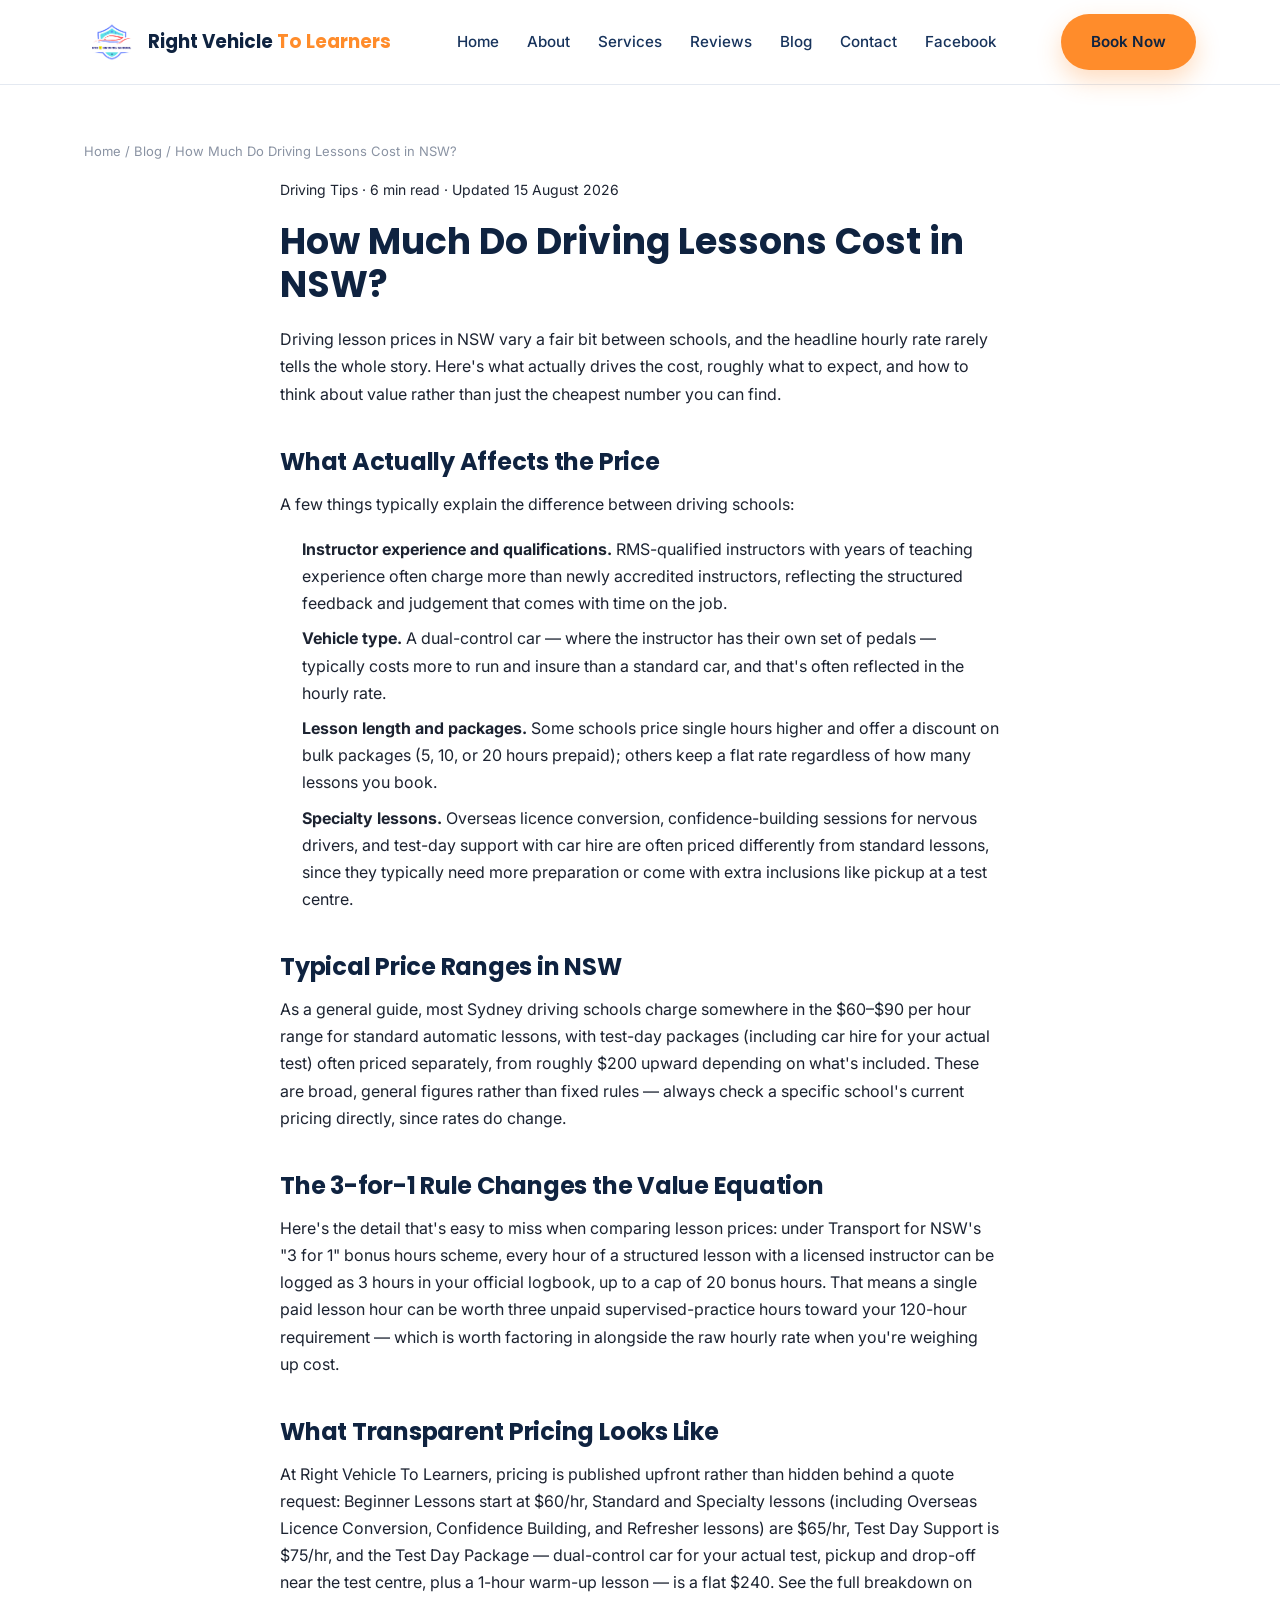
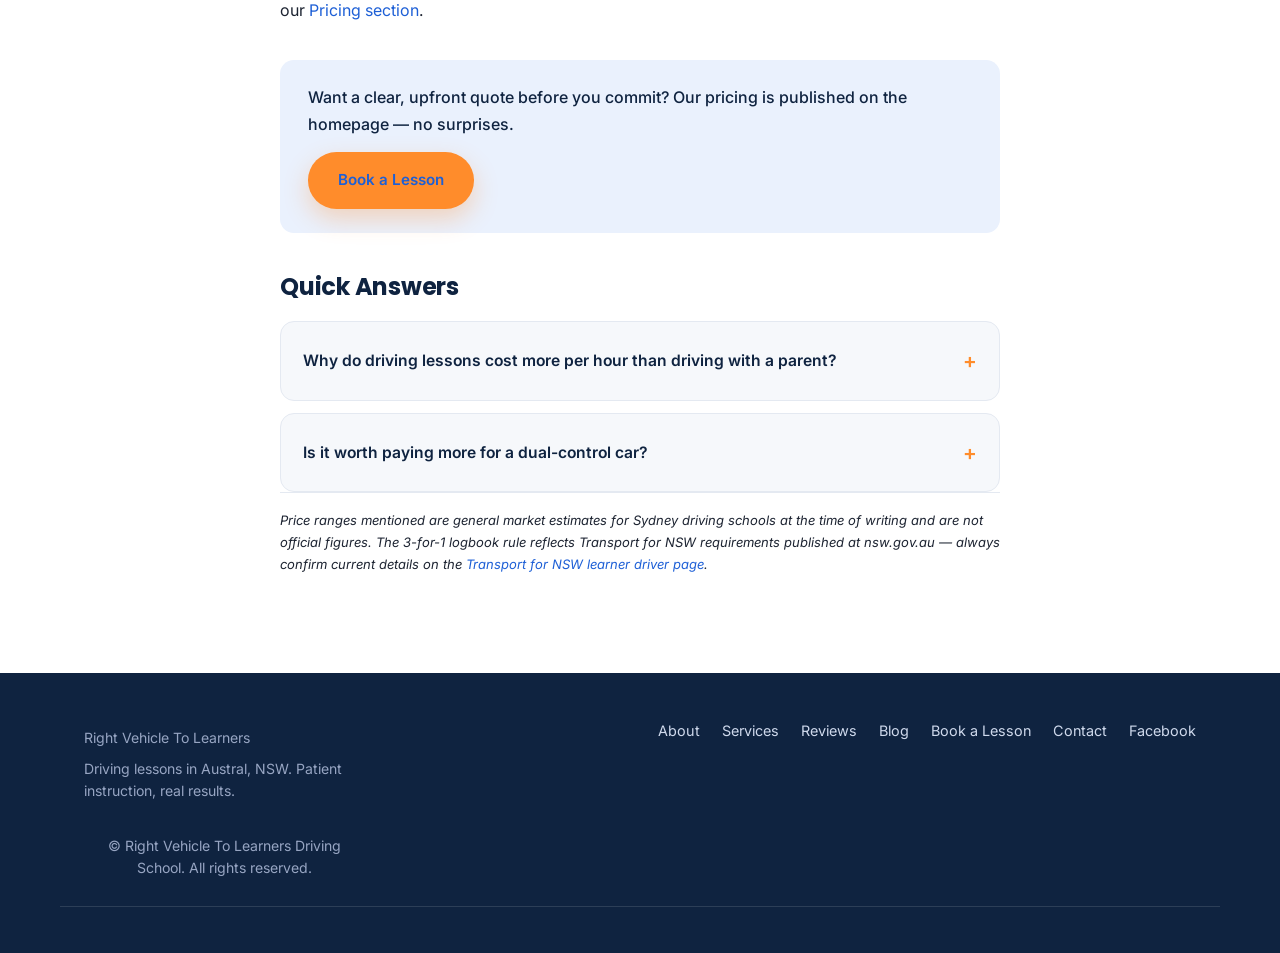
<file: blog/how-much-do-driving-lessons-cost-nsw.html>
<!DOCTYPE html>
<html lang="en">
<head>
<meta charset="UTF-8">
<title>How Much Do Driving Lessons Cost in NSW?</title>
<meta name="description" content="What actually affects the cost of driving lessons in NSW, typical price ranges, and how the 3-for-1 logbook rule changes the value equation.">
<link rel="canonical" href="https://rv2learners.au/blog/how-much-do-driving-lessons-cost-nsw.html">
<meta name="viewport" content="width=device-width, initial-scale=1.0">
<link rel="icon" type="image/png" sizes="32x32" href="/img/favicon-32.png">
<link rel="icon" type="image/png" sizes="16x16" href="/img/favicon-16.png">
<link rel="apple-touch-icon" sizes="180x180" href="/img/apple-touch-icon.png">
<meta property="og:title" content="How Much Do Driving Lessons Cost in NSW?">
<meta property="og:description" content="What affects lesson pricing in NSW, typical ranges, and how the 3-for-1 logbook rule changes the value equation.">
<meta property="og:type" content="article">
<meta property="og:url" content="https://rv2learners.au/blog/how-much-do-driving-lessons-cost-nsw.html">
<meta property="og:image" content="https://rv2learners.au/og-image.jpg">
<link rel="preconnect" href="https://fonts.googleapis.com">
<link href="https://fonts.googleapis.com/css2?family=Poppins:wght@400;500;600;700;800&family=Inter:wght@400;500;600&display=swap" rel="stylesheet">
<link rel="stylesheet" href="/css/styles.css">
<script type="application/ld+json">
{
  "@context": "https://schema.org",
  "@type": "BlogPosting",
  "headline": "How Much Do Driving Lessons Cost in NSW?",
  "description": "What actually affects the cost of driving lessons in NSW, typical price ranges, and how the 3-for-1 logbook rule changes the value equation.",
  "image": "https://rv2learners.au/og-image.jpg",
  "author": { "@type": "Organization", "name": "Right Vehicle To Learners Driving School" },
  "publisher": {
    "@type": "Organization",
    "name": "Right Vehicle To Learners Driving School",
    "logo": { "@type": "ImageObject", "url": "https://rv2learners.au/img/logo.png" }
  },
  "datePublished": "2026-08-15",
  "dateModified": "2026-08-15",
  "mainEntityOfPage": {"@type": "WebPage", "@id": "https://rv2learners.au/blog/how-much-do-driving-lessons-cost-nsw.html"}
}
</script>
<script type="application/ld+json">
{
  "@context": "https://schema.org",
  "@type": "FAQPage",
  "mainEntity": [
    {
      "@type": "Question",
      "name": "Why do driving lessons cost more per hour than driving with a parent?",
      "acceptedAnswer": { "@type": "Answer", "text": "A structured lesson with a licensed instructor targets specific skills and counts as 3 logbook hours per hour under the NSW 3-for-1 rule, up to a cap of 20 bonus hours — which is part of what you're paying for beyond just the driving time." }
    },
    {
      "@type": "Question",
      "name": "Is it worth paying more for a dual-control car?",
      "acceptedAnswer": { "@type": "Answer", "text": "For many learners, yes — a dual-control car lets your instructor safely intervene if needed, which can reduce anxiety in the early lessons and let you focus on learning rather than worrying about safety." }
    }
  ]
}
</script>
<script type="application/ld+json">
{
  "@context": "https://schema.org",
  "@type": "BreadcrumbList",
  "itemListElement": [
    { "@type": "ListItem", "position": 1, "name": "Home", "item": "https://rv2learners.au/" },
    { "@type": "ListItem", "position": 2, "name": "Blog", "item": "https://rv2learners.au/blog/" },
    { "@type": "ListItem", "position": 3, "name": "How Much Do Driving Lessons Cost in NSW?", "item": "https://rv2learners.au/blog/how-much-do-driving-lessons-cost-nsw.html" }
  ]
}
</script>
</head>
<body>
<header class="site-header" id="header">
  <div class="container header-inner">
    <a href="/index.html#home" class="logo">
      <img src="/img/logo.png" alt="RV2 Learners Driving School logo" class="logo-icon">
      <span class="logo-text">Right Vehicle <span>To Learners</span></span>
    </a>
    <nav class="nav" id="nav">
      <a href="/index.html#home">Home</a>
      <a href="/index.html#about">About</a>
      <a href="/index.html#services">Services</a>
      <a href="/index.html#testimonials">Reviews</a>
      <a href="/blog/">Blog</a>
      <a href="/index.html#contact">Contact</a>
      <a href="https://www.facebook.com/117776617984145" target="_blank" rel="noopener">Facebook</a>
    </nav>
    <a href="/index.html#booking" class="btn btn-primary nav-cta">Book Now</a>
    <button class="nav-toggle" id="navToggle" aria-label="Toggle menu"><span></span><span></span><span></span></button>
  </div>
</header>

<main class="blog-article-wrap">
  <div class="container">
    <p class="blog-breadcrumb"><a href="/index.html">Home</a> / <a href="/blog/">Blog</a> / How Much Do Driving Lessons Cost in NSW?</p>
    <article class="blog-article">
      <p class="blog-article-meta">Driving Tips &middot; 6 min read &middot; Updated 15 August 2026</p>
      <h1>How Much Do Driving Lessons Cost in NSW?</h1>
      <p>Driving lesson prices in NSW vary a fair bit between schools, and the headline hourly rate rarely tells the whole story. Here's what actually drives the cost, roughly what to expect, and how to think about value rather than just the cheapest number you can find.</p>

      <h2>What Actually Affects the Price</h2>
      <p>A few things typically explain the difference between driving schools:</p>
      <ul>
        <li><strong>Instructor experience and qualifications.</strong> RMS-qualified instructors with years of teaching experience often charge more than newly accredited instructors, reflecting the structured feedback and judgement that comes with time on the job.</li>
        <li><strong>Vehicle type.</strong> A dual-control car &mdash; where the instructor has their own set of pedals &mdash; typically costs more to run and insure than a standard car, and that's often reflected in the hourly rate.</li>
        <li><strong>Lesson length and packages.</strong> Some schools price single hours higher and offer a discount on bulk packages (5, 10, or 20 hours prepaid); others keep a flat rate regardless of how many lessons you book.</li>
        <li><strong>Specialty lessons.</strong> Overseas licence conversion, confidence-building sessions for nervous drivers, and test-day support with car hire are often priced differently from standard lessons, since they typically need more preparation or come with extra inclusions like pickup at a test centre.</li>
      </ul>

      <h2>Typical Price Ranges in NSW</h2>
      <p>As a general guide, most Sydney driving schools charge somewhere in the $60&ndash;$90 per hour range for standard automatic lessons, with test-day packages (including car hire for your actual test) often priced separately, from roughly $200 upward depending on what's included. These are broad, general figures rather than fixed rules &mdash; always check a specific school's current pricing directly, since rates do change.</p>

      <h2>The 3-for-1 Rule Changes the Value Equation</h2>
      <p>Here's the detail that's easy to miss when comparing lesson prices: under Transport for NSW's "3 for 1" bonus hours scheme, every hour of a structured lesson with a licensed instructor can be logged as 3 hours in your official logbook, up to a cap of 20 bonus hours. That means a single paid lesson hour can be worth three unpaid supervised-practice hours toward your 120-hour requirement &mdash; which is worth factoring in alongside the raw hourly rate when you're weighing up cost.</p>

      <h2>What Transparent Pricing Looks Like</h2>
      <p>At Right Vehicle To Learners, pricing is published upfront rather than hidden behind a quote request: Beginner Lessons start at $60/hr, Standard and Specialty lessons (including Overseas Licence Conversion, Confidence Building, and Refresher lessons) are $65/hr, Test Day Support is $75/hr, and the Test Day Package &mdash; dual-control car for your actual test, pickup and drop-off near the test centre, plus a 1-hour warm-up lesson &mdash; is a flat $240. See the full breakdown on our <a href="/index.html#pricing">Pricing section</a>.</p>

      <div class="blog-cta">
        <p>Want a clear, upfront quote before you commit? Our pricing is published on the homepage &mdash; no surprises.</p>
        <a href="/index.html#booking" class="btn btn-primary">Book a Lesson</a>
      </div>

      <div class="blog-quick-answers">
        <h2>Quick Answers</h2>
        <div class="faq-list">
          <details class="faq-item">
            <summary>Why do driving lessons cost more per hour than driving with a parent?</summary>
            <p>A structured lesson with a licensed instructor targets specific skills and counts as 3 logbook hours per hour under the NSW 3-for-1 rule, up to a cap of 20 bonus hours &mdash; part of what you're paying for beyond the driving time itself.</p>
          </details>
          <details class="faq-item">
            <summary>Is it worth paying more for a dual-control car?</summary>
            <p>For many learners, yes &mdash; a dual-control car lets your instructor safely intervene if needed, which can reduce anxiety in early lessons and let you focus on learning rather than worrying about safety.</p>
          </details>
        </div>
      </div>

      <p class="blog-source-note">Price ranges mentioned are general market estimates for Sydney driving schools at the time of writing and are not official figures. The 3-for-1 logbook rule reflects Transport for NSW requirements published at nsw.gov.au &mdash; always confirm current details on the <a href="https://www.nsw.gov.au/driving-boating-and-transport/driver-and-rider-licences/driver-licences/learner-driver-licence/using-your-learner-driver-log-book">Transport for NSW learner driver page</a>.</p>
    </article>
  </div>
</main>

<footer class="site-footer" id="contact">
  <div class="container footer-inner">
    <div class="footer-brand">
      <p class="footer-logo">Right Vehicle To Learners</p>
      <p>Driving lessons in Austral, NSW. Patient instruction, real results.</p>
    </div>
    <nav class="footer-nav">
      <a href="/index.html#about">About</a>
      <a href="/index.html#services">Services</a>
      <a href="/index.html#testimonials">Reviews</a>
      <a href="/blog/">Blog</a>
      <a href="/index.html#booking">Book a Lesson</a>
      <a href="/index.html#contact">Contact</a>
      <a href="https://www.facebook.com/117776617984145" target="_blank" rel="noopener">Facebook</a>
    </nav>
    <p class="footer-copy">&copy; Right Vehicle To Learners Driving School. All rights reserved.</p>
  </div>
</footer>
</body>
</html>
</file>
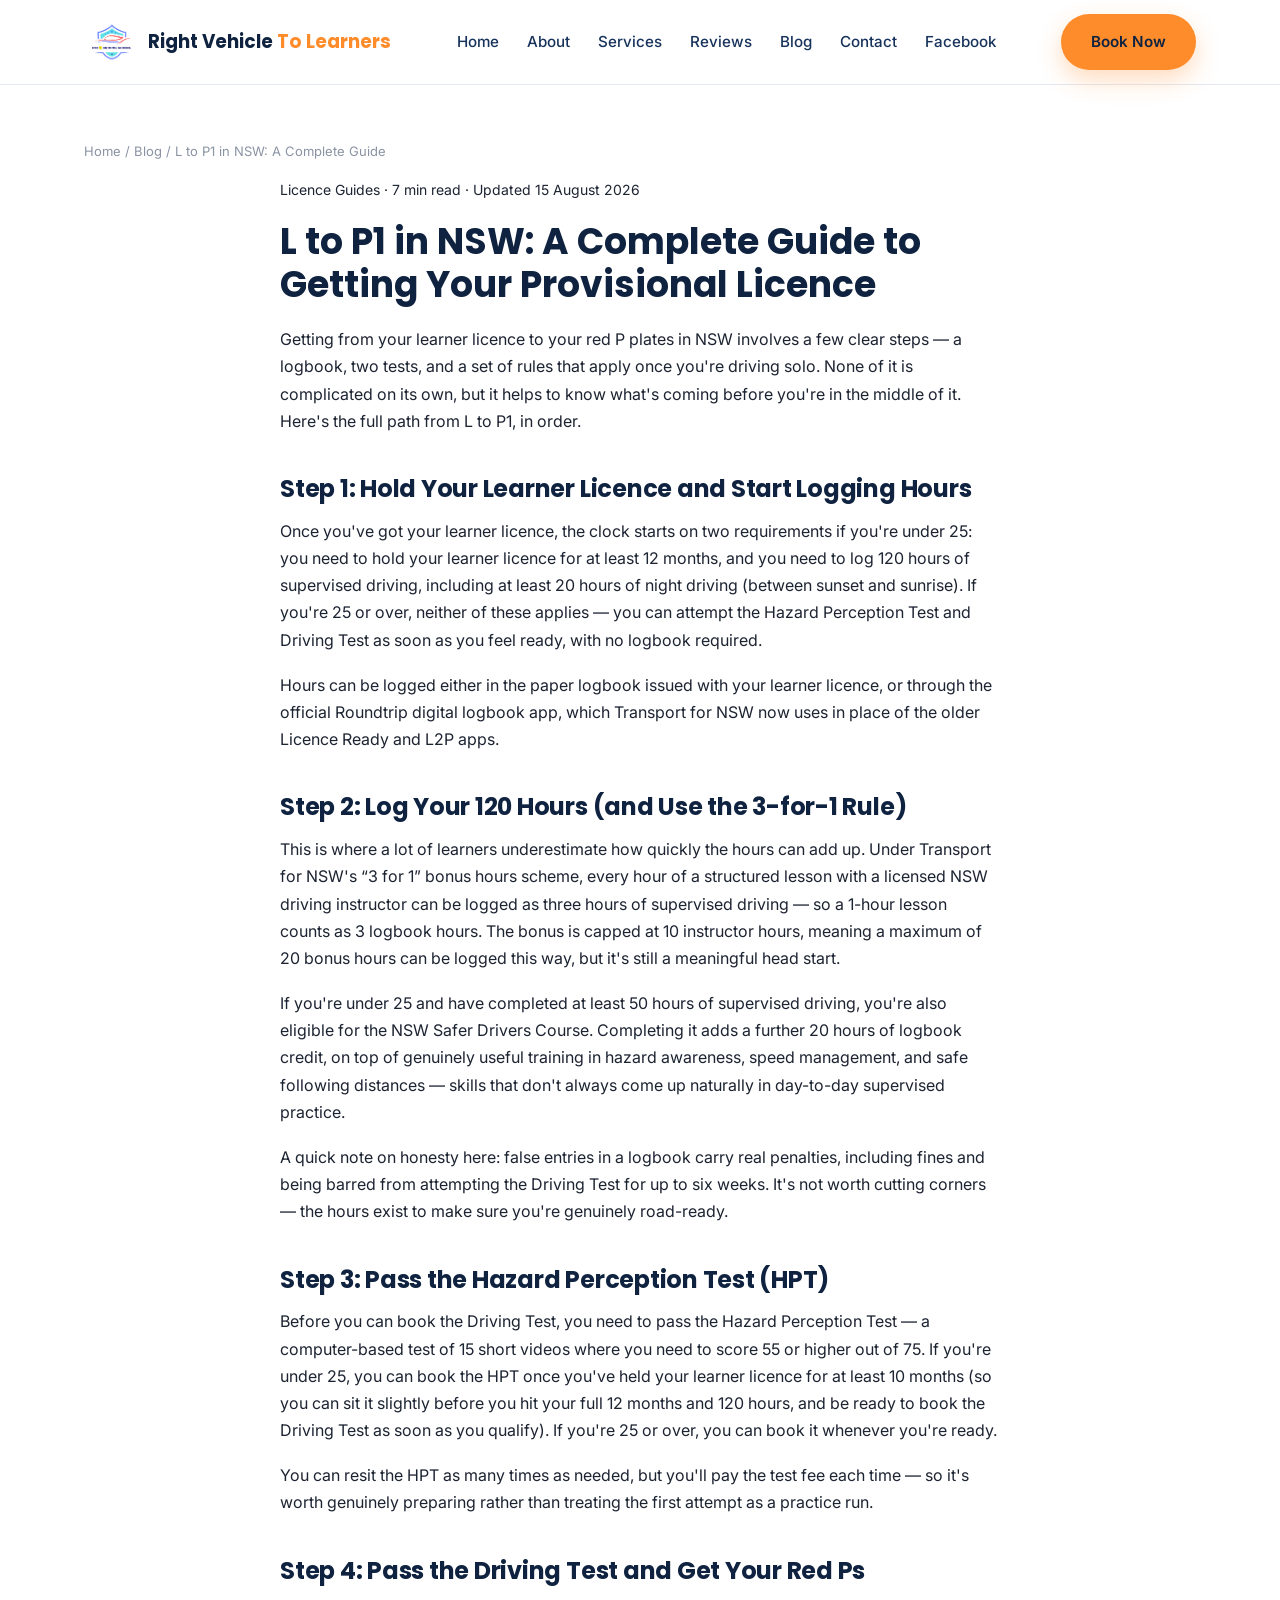
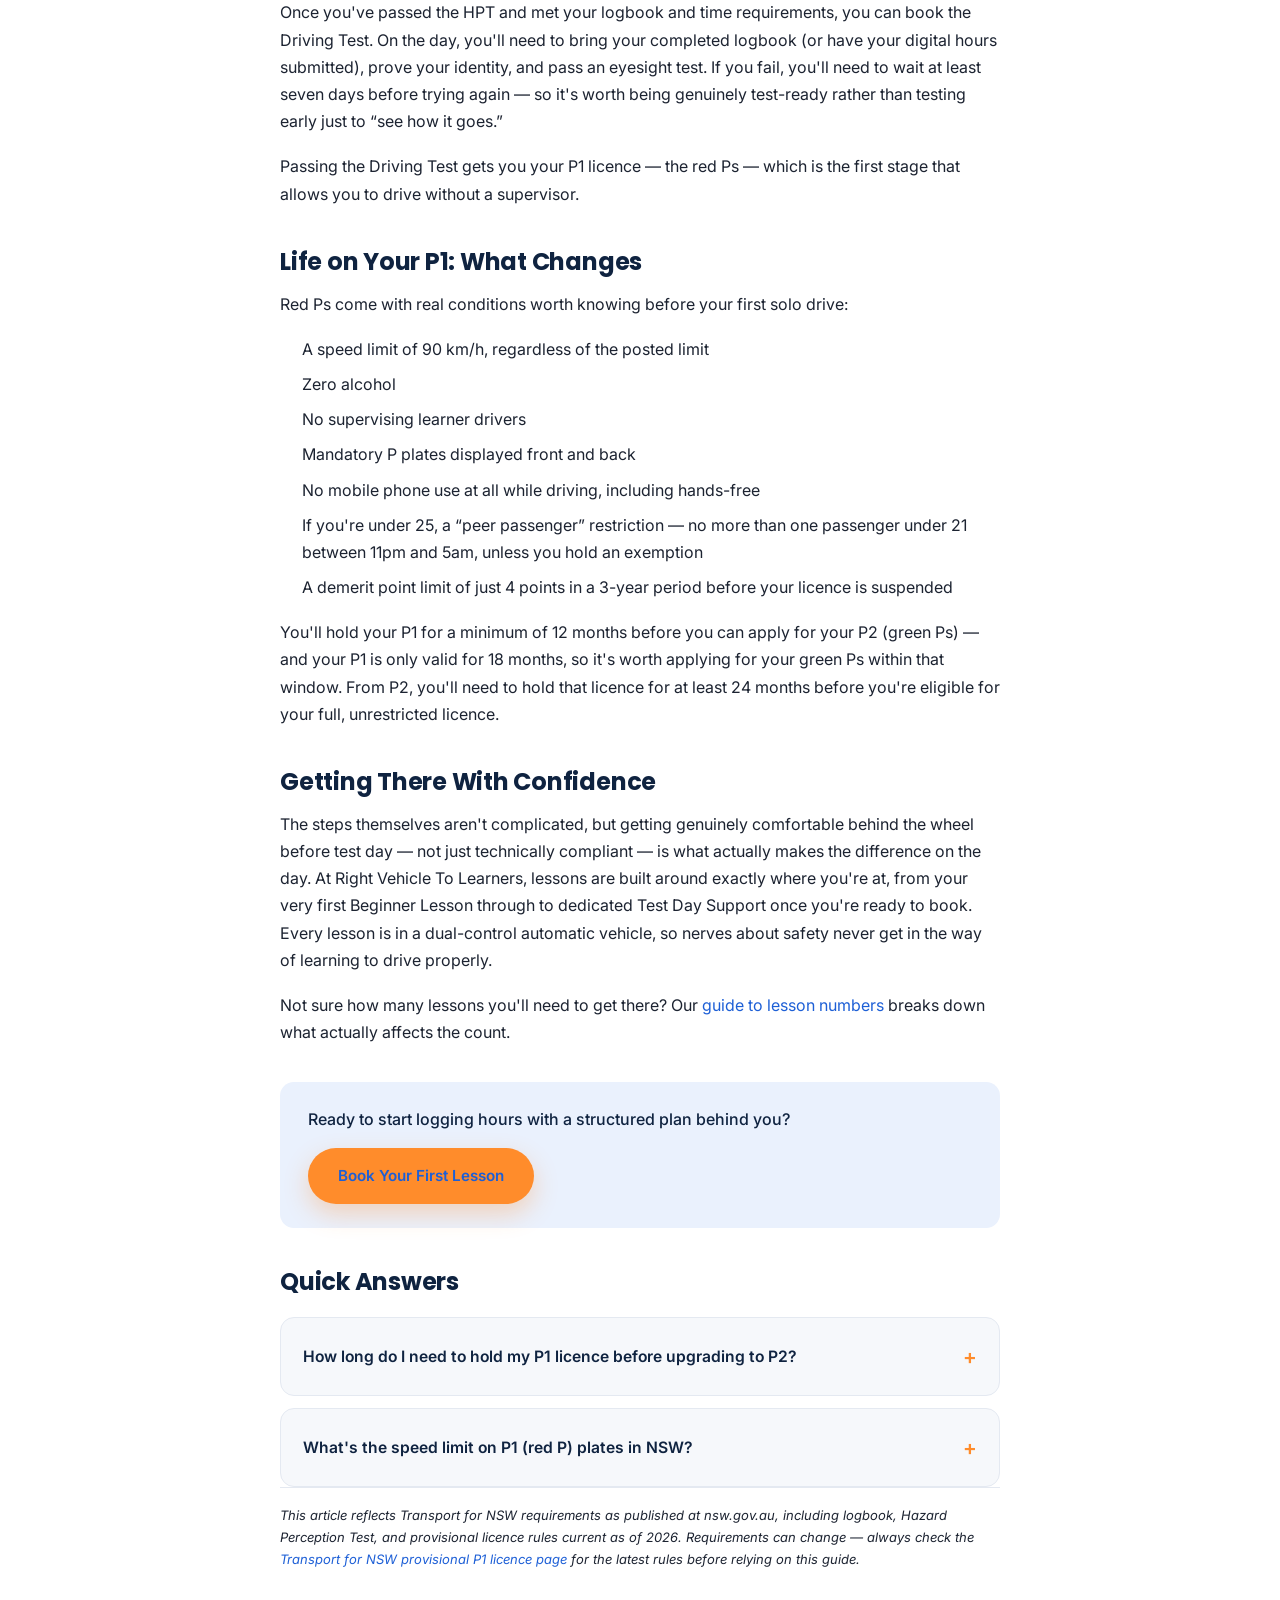
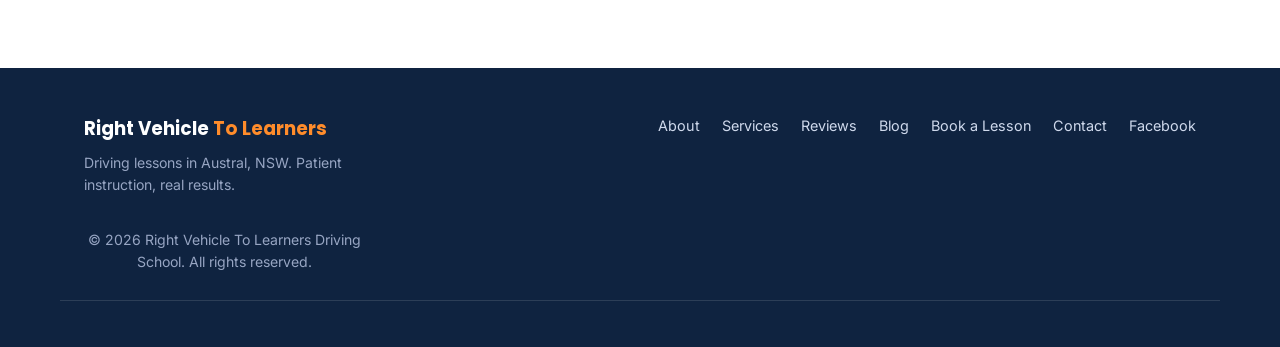
<file: blog/l-to-p1-licence-guide-nsw.html>
<!DOCTYPE html>
<html lang="en">
<head>
<meta charset="UTF-8">
<title>L to P1 in NSW: Your Complete Licence Guide</title>
<meta name="description" content="A step-by-step guide to going from your NSW learner licence to your P1 (red Ps) &mdash; logbook hours, the HPT, the driving test, and P1 rules.">
<link rel="canonical" href="https://rv2learners.au/blog/l-to-p1-licence-guide-nsw.html">
<meta name="viewport" content="width=device-width, initial-scale=1.0">
<link rel="icon" type="image/png" sizes="32x32" href="../img/favicon-32.png">
<link rel="icon" type="image/png" sizes="16x16" href="../img/favicon-16.png">
<link rel="apple-touch-icon" sizes="180x180" href="../img/apple-touch-icon.png">
<meta property="og:title" content="L to P1 in NSW: A Complete Guide to Getting Your Provisional Licence">
<meta property="og:description" content="Every step from your learner licence to your red Ps, explained.">
<meta property="og:type" content="article">
<meta property="og:url" content="https://rv2learners.au/blog/l-to-p1-licence-guide-nsw.html">
<meta property="og:image" content="https://rv2learners.au/og-image.jpg">
<link rel="preconnect" href="https://fonts.googleapis.com">
<link href="https://fonts.googleapis.com/css2?family=Poppins:wght@400;500;600;700;800&family=Inter:wght@400;500;600&display=swap" rel="stylesheet">
<link rel="stylesheet" href="../css/styles.css">
<script type="application/ld+json">
{
  "@context": "https://schema.org",
  "@type": "BlogPosting",
  "headline": "L to P1 in NSW: A Complete Guide to Getting Your Provisional Licence",
  "description": "A step-by-step guide to going from your NSW learner licence to your P1 (red Ps) - logbook hours, the HPT, the driving test, and P1 rules.",
  "image": "https://rv2learners.au/og-image.jpg",
  "author": { "@type": "Organization", "name": "Right Vehicle To Learners Driving School" },
  "publisher": {
    "@type": "Organization",
    "name": "Right Vehicle To Learners Driving School",
    "logo": { "@type": "ImageObject", "url": "https://rv2learners.au/img/logo.png" }
  },
  "datePublished": "2026-08-15",
  "dateModified": "2026-08-15",
  "mainEntityOfPage": { "@type": "WebPage", "@id": "https://rv2learners.au/blog/l-to-p1-licence-guide-nsw.html" }
}
</script>
<script type="application/ld+json">
{
  "@context": "https://schema.org",
  "@type": "FAQPage",
  "mainEntity": [
    {
      "@type": "Question",
      "name": "How long do I need to hold my P1 licence before upgrading to P2?",
      "acceptedAnswer": { "@type": "Answer", "text": "At least 12 months, and your P1 is only valid for 18 months, so you'll want to apply for your P2 within that window." }
    },
    {
      "@type": "Question",
      "name": "What's the speed limit on P1 (red P) plates in NSW?",
      "acceptedAnswer": { "@type": "Answer", "text": "90 km/h, regardless of the posted speed limit, along with zero alcohol and a 4-demerit-point limit over 3 years." }
    }
  ]
}
</script>
</head>
<body>

<header class="site-header" id="header">
  <div class="container header-inner">
    <a href="../index.html#home" class="logo">
      <img src="../img/logo.png" alt="RV2 Learners Driving School logo" class="logo-icon">
      <span class="logo-text">Right Vehicle <span>To Learners</span></span>
    </a>
    <nav class="nav" id="nav">
      <a href="../index.html#home">Home</a>
      <a href="../index.html#about">About</a>
      <a href="../index.html#services">Services</a>
      <a href="../index.html#testimonials">Reviews</a>
      <a href="index.html">Blog</a>
      <a href="../index.html#contact">Contact</a>
      <a href="https://www.facebook.com/117776617984145" target="_blank" rel="noopener">Facebook</a>
    </nav>
    <a href="../index.html#booking" class="btn btn-primary nav-cta">Book Now</a>
    <button class="nav-toggle" id="navToggle" aria-label="Toggle menu">
      <span></span><span></span><span></span>
    </button>
  </div>
</header>

<section class="blog-article-wrap">
  <div class="container">
    <p class="blog-breadcrumb"><a href="../index.html">Home</a> / <a href="index.html">Blog</a> / L to P1 in NSW: A Complete Guide</p>

    <article class="blog-article">
      <p class="blog-article-meta">Licence Guides &middot; 7 min read &middot; Updated 15 August 2026</p>
      <h1>L to P1 in NSW: A Complete Guide to Getting Your Provisional Licence</h1>

      <p>Getting from your learner licence to your red P plates in NSW involves a few clear steps &mdash; a logbook, two tests, and a set of rules that apply once you're driving solo. None of it is complicated on its own, but it helps to know what's coming before you're in the middle of it. Here's the full path from L to P1, in order.</p>

      <h2>Step 1: Hold Your Learner Licence and Start Logging Hours</h2>
      <p>Once you've got your learner licence, the clock starts on two requirements if you're under 25: you need to hold your learner licence for at least 12 months, and you need to log 120 hours of supervised driving, including at least 20 hours of night driving (between sunset and sunrise). If you're 25 or over, neither of these applies &mdash; you can attempt the Hazard Perception Test and Driving Test as soon as you feel ready, with no logbook required.</p>
      <p>Hours can be logged either in the paper logbook issued with your learner licence, or through the official Roundtrip digital logbook app, which Transport for NSW now uses in place of the older Licence Ready and L2P apps.</p>

      <h2>Step 2: Log Your 120 Hours (and Use the 3-for-1 Rule)</h2>
      <p>This is where a lot of learners underestimate how quickly the hours can add up. Under Transport for NSW's &ldquo;3 for 1&rdquo; bonus hours scheme, every hour of a structured lesson with a licensed NSW driving instructor can be logged as three hours of supervised driving &mdash; so a 1-hour lesson counts as 3 logbook hours. The bonus is capped at 10 instructor hours, meaning a maximum of 20 bonus hours can be logged this way, but it's still a meaningful head start.</p>
      <p>If you're under 25 and have completed at least 50 hours of supervised driving, you're also eligible for the NSW Safer Drivers Course. Completing it adds a further 20 hours of logbook credit, on top of genuinely useful training in hazard awareness, speed management, and safe following distances &mdash; skills that don't always come up naturally in day-to-day supervised practice.</p>
      <p>A quick note on honesty here: false entries in a logbook carry real penalties, including fines and being barred from attempting the Driving Test for up to six weeks. It's not worth cutting corners &mdash; the hours exist to make sure you're genuinely road-ready.</p>

      <h2>Step 3: Pass the Hazard Perception Test (HPT)</h2>
      <p>Before you can book the Driving Test, you need to pass the Hazard Perception Test &mdash; a computer-based test of 15 short videos where you need to score 55 or higher out of 75. If you're under 25, you can book the HPT once you've held your learner licence for at least 10 months (so you can sit it slightly before you hit your full 12 months and 120 hours, and be ready to book the Driving Test as soon as you qualify). If you're 25 or over, you can book it whenever you're ready.</p>
      <p>You can resit the HPT as many times as needed, but you'll pay the test fee each time &mdash; so it's worth genuinely preparing rather than treating the first attempt as a practice run.</p>

      <h2>Step 4: Pass the Driving Test and Get Your Red Ps</h2>
      <p>Once you've passed the HPT and met your logbook and time requirements, you can book the Driving Test. On the day, you'll need to bring your completed logbook (or have your digital hours submitted), prove your identity, and pass an eyesight test. If you fail, you'll need to wait at least seven days before trying again &mdash; so it's worth being genuinely test-ready rather than testing early just to &ldquo;see how it goes.&rdquo;</p>
      <p>Passing the Driving Test gets you your P1 licence &mdash; the red Ps &mdash; which is the first stage that allows you to drive without a supervisor.</p>

      <h2>Life on Your P1: What Changes</h2>
      <p>Red Ps come with real conditions worth knowing before your first solo drive:</p>
      <ul>
        <li>A speed limit of 90 km/h, regardless of the posted limit</li>
        <li>Zero alcohol</li>
        <li>No supervising learner drivers</li>
        <li>Mandatory P plates displayed front and back</li>
        <li>No mobile phone use at all while driving, including hands-free</li>
        <li>If you're under 25, a &ldquo;peer passenger&rdquo; restriction &mdash; no more than one passenger under 21 between 11pm and 5am, unless you hold an exemption</li>
        <li>A demerit point limit of just 4 points in a 3-year period before your licence is suspended</li>
      </ul>
      <p>You'll hold your P1 for a minimum of 12 months before you can apply for your P2 (green Ps) &mdash; and your P1 is only valid for 18 months, so it's worth applying for your green Ps within that window. From P2, you'll need to hold that licence for at least 24 months before you're eligible for your full, unrestricted licence.</p>

      <h2>Getting There With Confidence</h2>
      <p>The steps themselves aren't complicated, but getting genuinely comfortable behind the wheel before test day &mdash; not just technically compliant &mdash; is what actually makes the difference on the day. At Right Vehicle To Learners, lessons are built around exactly where you're at, from your very first Beginner Lesson through to dedicated Test Day Support once you're ready to book. Every lesson is in a dual-control automatic vehicle, so nerves about safety never get in the way of learning to drive properly.</p>
      <p>Not sure how many lessons you'll need to get there? Our <a href="how-many-driving-lessons-to-pass-test-nsw.html">guide to lesson numbers</a> breaks down what actually affects the count.</p>

      <div class="blog-cta">
        <p>Ready to start logging hours with a structured plan behind you?</p>
        <a href="../index.html#booking" class="btn btn-primary">Book Your First Lesson</a>
      </div>

      <div class="blog-quick-answers">
        <h2>Quick Answers</h2>
        <div class="faq-list">
          <details class="faq-item">
            <summary>How long do I need to hold my P1 licence before upgrading to P2?</summary>
            <p>At least 12 months, and your P1 is only valid for 18 months, so you'll want to apply for your P2 within that window.</p>
          </details>
          <details class="faq-item">
            <summary>What's the speed limit on P1 (red P) plates in NSW?</summary>
            <p>90 km/h, regardless of the posted speed limit, along with zero alcohol and a 4-demerit-point limit over 3 years.</p>
          </details>
        </div>
      </div>

      <p class="blog-source-note">This article reflects Transport for NSW requirements as published at nsw.gov.au, including logbook, Hazard Perception Test, and provisional licence rules current as of 2026. Requirements can change &mdash; always check the <a href="https://www.nsw.gov.au/driving-boating-and-transport/driver-and-rider-licences/driver-licences/provisional-p1-licence" target="_blank" rel="noopener">Transport for NSW provisional P1 licence page</a> for the latest rules before relying on this guide.</p>
    </article>
  </div>
</section>

<footer class="site-footer" data-page="contact">
  <div class="container footer-inner">
    <div>
      <span class="logo-text light">Right Vehicle <span>To Learners</span></span>
      <p>Driving lessons in Austral, NSW. Patient instruction, real results.</p>
    </div>
    <nav class="footer-nav">
      <a href="../index.html#about">About</a>
      <a href="../index.html#services">Services</a>
      <a href="../index.html#testimonials">Reviews</a>
      <a href="index.html">Blog</a>
      <a href="../index.html#booking">Book a Lesson</a>
      <a href="../index.html#contact">Contact</a>
      <a href="https://www.facebook.com/117776617984145" target="_blank" rel="noopener">Facebook</a>
    </nav>
    <p class="footer-copy">&copy; <span id="year"></span> Right Vehicle To Learners Driving School. All rights reserved.</p>
  </div>
</footer>
<script src="../js/script.js"></script>
</body>
</html>
</file>
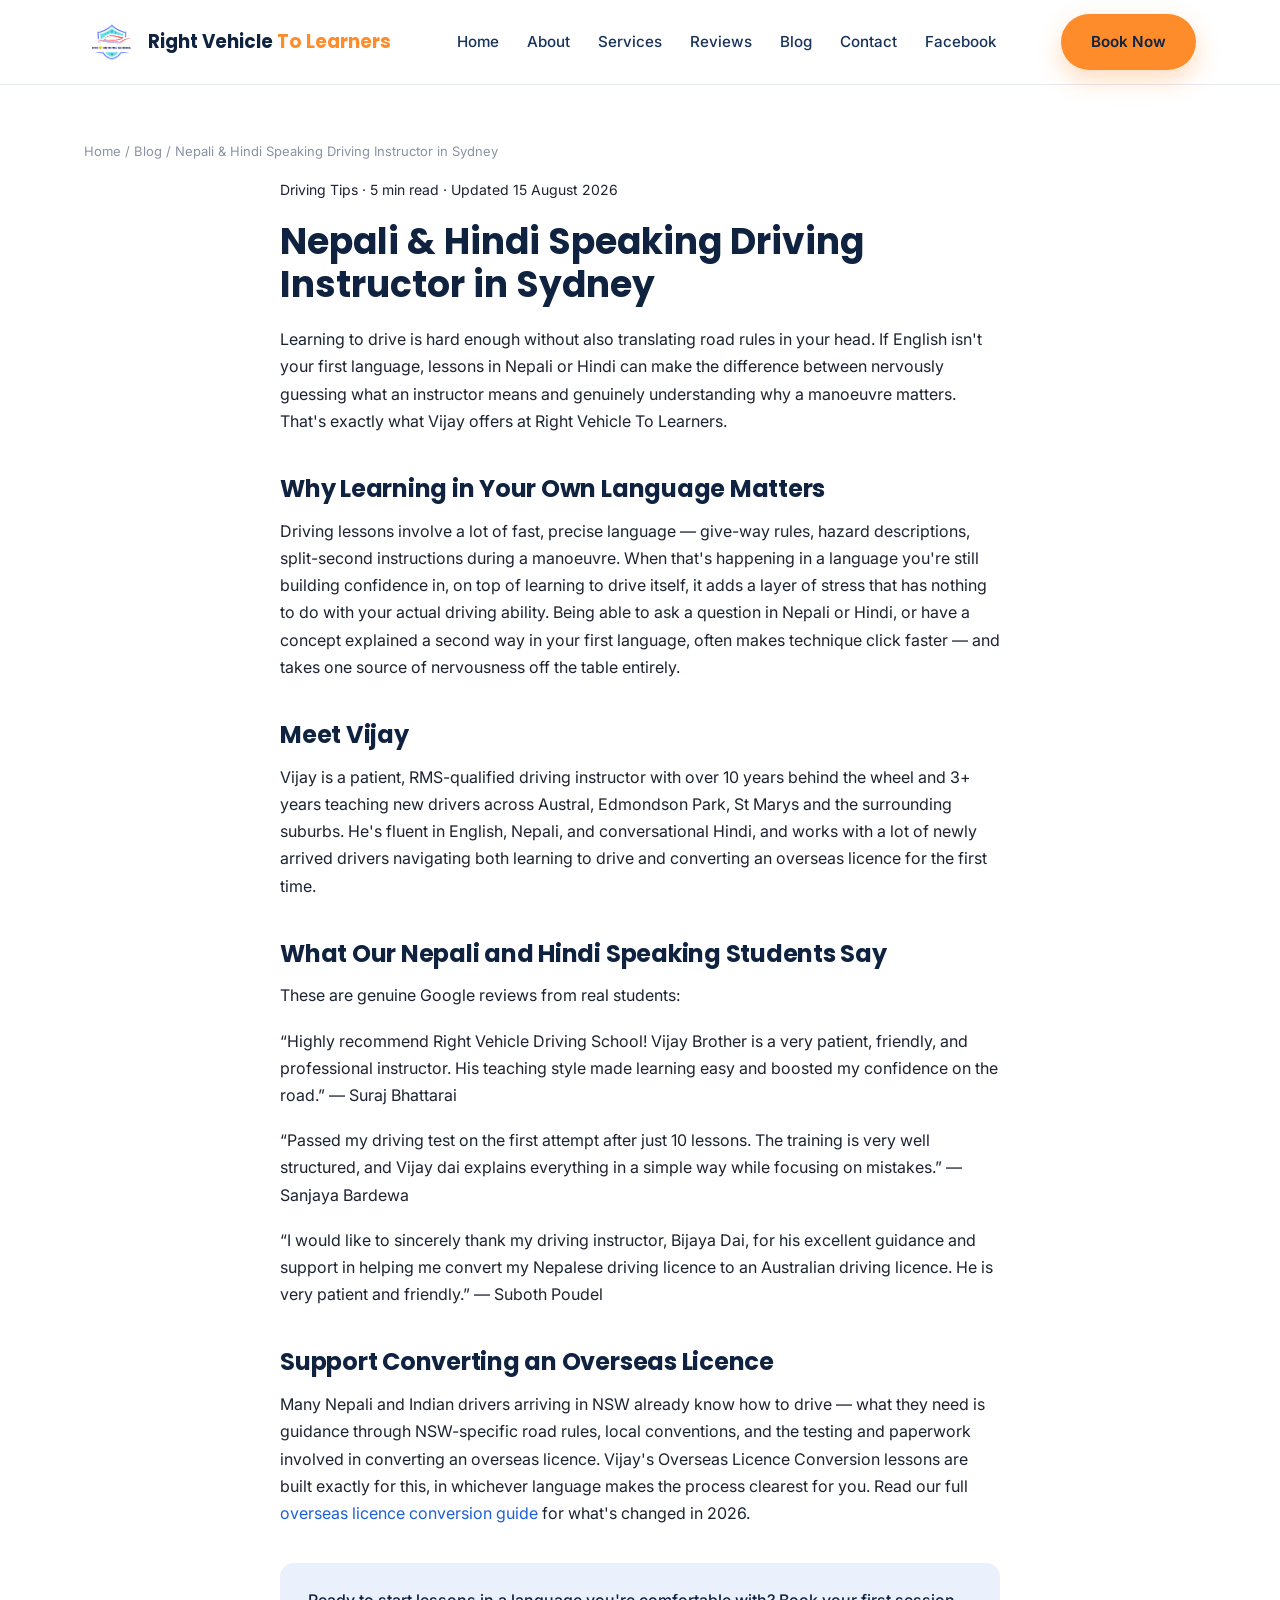
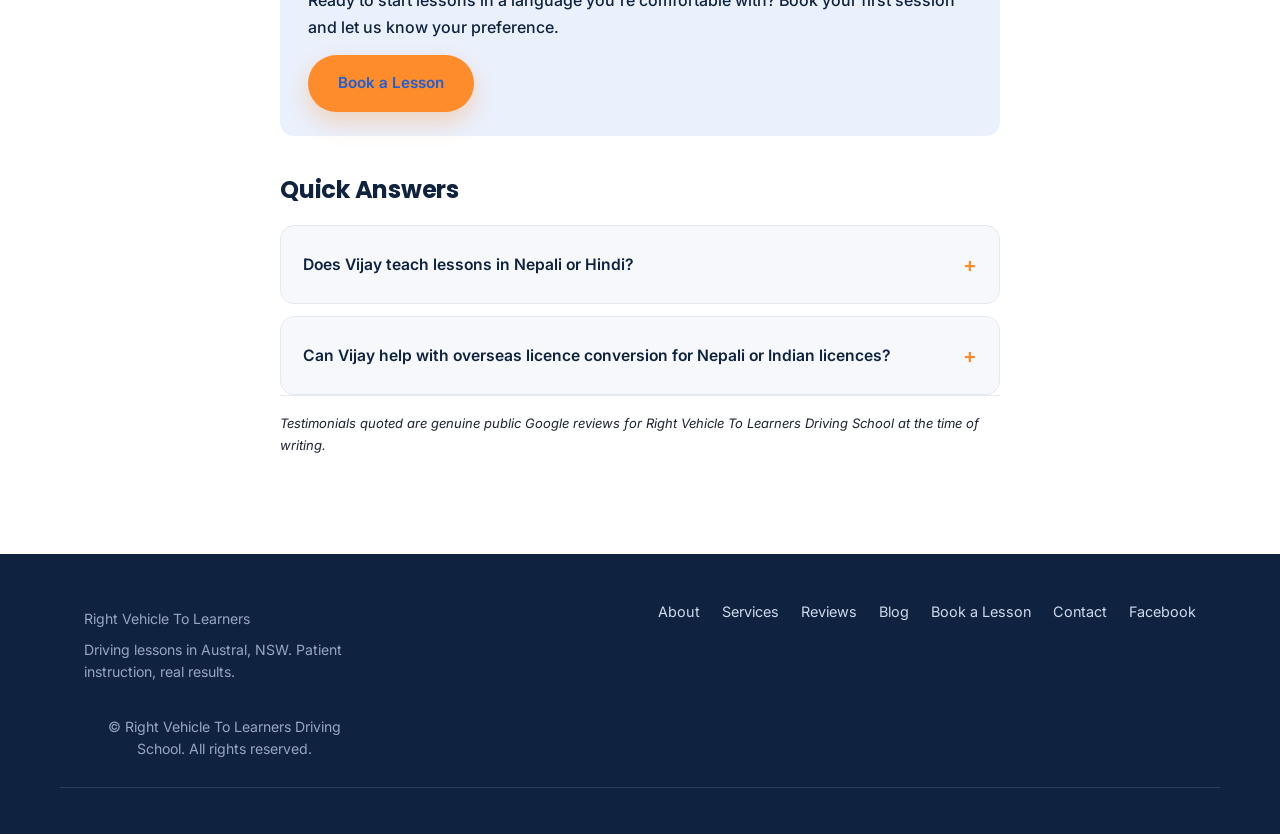
<file: blog/nepali-hindi-speaking-driving-instructor-sydney.html>
<!DOCTYPE html>
<html lang="en">
<head>
<meta charset="UTF-8">
<title>Nepali &amp; Hindi Speaking Driving Instructor in Sydney</title>
<meta name="description" content="Learning to drive is easier in your own language. Meet Vijay, a Nepali and Hindi speaking driving instructor serving Western Sydney learners.">
<link rel="canonical" href="https://rv2learners.au/blog/nepali-hindi-speaking-driving-instructor-sydney.html">
<meta name="viewport" content="width=device-width, initial-scale=1.0">
<link rel="icon" type="image/png" sizes="32x32" href="/img/favicon-32.png">
<link rel="icon" type="image/png" sizes="16x16" href="/img/favicon-16.png">
<link rel="apple-touch-icon" sizes="180x180" href="/img/apple-touch-icon.png">
<meta property="og:title" content="Nepali &amp; Hindi Speaking Driving Instructor in Sydney">
<meta property="og:description" content="Meet Vijay, a Nepali and Hindi speaking driving instructor serving Western Sydney learners.">
<meta property="og:type" content="article">
<meta property="og:url" content="https://rv2learners.au/blog/nepali-hindi-speaking-driving-instructor-sydney.html">
<meta property="og:image" content="https://rv2learners.au/og-image.jpg">
<link rel="preconnect" href="https://fonts.googleapis.com">
<link href="https://fonts.googleapis.com/css2?family=Poppins:wght@400;500;600;700;800&family=Inter:wght@400;500;600&display=swap" rel="stylesheet">
<link rel="stylesheet" href="/css/styles.css">
<script type="application/ld+json">
{
  "@context": "https://schema.org",
  "@type": "BlogPosting",
  "headline": "Nepali & Hindi Speaking Driving Instructor in Sydney",
  "description": "Learning to drive is easier in your own language. Meet Vijay, a Nepali and Hindi speaking driving instructor serving Western Sydney learners.",
  "image": "https://rv2learners.au/og-image.jpg",
  "author": { "@type": "Organization", "name": "Right Vehicle To Learners Driving School" },
  "publisher": {
    "@type": "Organization",
    "name": "Right Vehicle To Learners Driving School",
    "logo": { "@type": "ImageObject", "url": "https://rv2learners.au/img/logo.png" }
  },
  "datePublished": "2026-08-15",
  "dateModified": "2026-08-15",
  "mainEntityOfPage": {"@type": "WebPage", "@id": "https://rv2learners.au/blog/nepali-hindi-speaking-driving-instructor-sydney.html"}
}
</script>
<script type="application/ld+json">
{
  "@context": "https://schema.org",
  "@type": "FAQPage",
  "mainEntity": [
    {
      "@type": "Question",
      "name": "Does Vijay teach lessons in Nepali or Hindi?",
      "acceptedAnswer": { "@type": "Answer", "text": "Yes. Vijay is fluent in English, Nepali, and conversational Hindi, and teaches lessons in whichever language you're most comfortable learning in." }
    },
    {
      "@type": "Question",
      "name": "Can Vijay help with overseas licence conversion for Nepali or Indian licences?",
      "acceptedAnswer": { "@type": "Answer", "text": "Yes. RV2 Learners offers dedicated Overseas Licence Conversion lessons covering NSW road rules, local driving conventions, and the paperwork involved in converting an overseas licence to a NSW licence." }
    }
  ]
}
</script>
<script type="application/ld+json">
{
  "@context": "https://schema.org",
  "@type": "BreadcrumbList",
  "itemListElement": [
    { "@type": "ListItem", "position": 1, "name": "Home", "item": "https://rv2learners.au/" },
    { "@type": "ListItem", "position": 2, "name": "Blog", "item": "https://rv2learners.au/blog/" },
    { "@type": "ListItem", "position": 3, "name": "Nepali & Hindi Speaking Driving Instructor in Sydney", "item": "https://rv2learners.au/blog/nepali-hindi-speaking-driving-instructor-sydney.html" }
  ]
}
</script>
</head>
<body>
<header class="site-header" id="header">
  <div class="container header-inner">
    <a href="/index.html#home" class="logo">
      <img src="/img/logo.png" alt="RV2 Learners Driving School logo" class="logo-icon">
      <span class="logo-text">Right Vehicle <span>To Learners</span></span>
    </a>
    <nav class="nav" id="nav">
      <a href="/index.html#home">Home</a>
      <a href="/index.html#about">About</a>
      <a href="/index.html#services">Services</a>
      <a href="/index.html#testimonials">Reviews</a>
      <a href="/blog/">Blog</a>
      <a href="/index.html#contact">Contact</a>
      <a href="https://www.facebook.com/117776617984145" target="_blank" rel="noopener">Facebook</a>
    </nav>
    <a href="/index.html#booking" class="btn btn-primary nav-cta">Book Now</a>
    <button class="nav-toggle" id="navToggle" aria-label="Toggle menu"><span></span><span></span><span></span></button>
  </div>
</header>

<main class="blog-article-wrap">
  <div class="container">
    <p class="blog-breadcrumb"><a href="/index.html">Home</a> / <a href="/blog/">Blog</a> / Nepali &amp; Hindi Speaking Driving Instructor in Sydney</p>
    <article class="blog-article">
      <p class="blog-article-meta">Driving Tips &middot; 5 min read &middot; Updated 15 August 2026</p>
      <h1>Nepali &amp; Hindi Speaking Driving Instructor in Sydney</h1>
      <p>Learning to drive is hard enough without also translating road rules in your head. If English isn't your first language, lessons in Nepali or Hindi can make the difference between nervously guessing what an instructor means and genuinely understanding why a manoeuvre matters. That's exactly what Vijay offers at Right Vehicle To Learners.</p>

      <h2>Why Learning in Your Own Language Matters</h2>
      <p>Driving lessons involve a lot of fast, precise language &mdash; give-way rules, hazard descriptions, split-second instructions during a manoeuvre. When that's happening in a language you're still building confidence in, on top of learning to drive itself, it adds a layer of stress that has nothing to do with your actual driving ability. Being able to ask a question in Nepali or Hindi, or have a concept explained a second way in your first language, often makes technique click faster &mdash; and takes one source of nervousness off the table entirely.</p>

      <h2>Meet Vijay</h2>
      <p>Vijay is a patient, RMS-qualified driving instructor with over 10 years behind the wheel and 3+ years teaching new drivers across Austral, Edmondson Park, St Marys and the surrounding suburbs. He's fluent in English, Nepali, and conversational Hindi, and works with a lot of newly arrived drivers navigating both learning to drive and converting an overseas licence for the first time.</p>

      <h2>What Our Nepali and Hindi Speaking Students Say</h2>
      <p>These are genuine Google reviews from real students:</p>
      <p>&ldquo;Highly recommend Right Vehicle Driving School! Vijay Brother is a very patient, friendly, and professional instructor. His teaching style made learning easy and boosted my confidence on the road.&rdquo; &mdash; Suraj Bhattarai</p>
      <p>&ldquo;Passed my driving test on the first attempt after just 10 lessons. The training is very well structured, and Vijay dai explains everything in a simple way while focusing on mistakes.&rdquo; &mdash; Sanjaya Bardewa</p>
      <p>&ldquo;I would like to sincerely thank my driving instructor, Bijaya Dai, for his excellent guidance and support in helping me convert my Nepalese driving licence to an Australian driving licence. He is very patient and friendly.&rdquo; &mdash; Suboth Poudel</p>

      <h2>Support Converting an Overseas Licence</h2>
      <p>Many Nepali and Indian drivers arriving in NSW already know how to drive &mdash; what they need is guidance through NSW-specific road rules, local conventions, and the testing and paperwork involved in converting an overseas licence. Vijay's Overseas Licence Conversion lessons are built exactly for this, in whichever language makes the process clearest for you. Read our full <a href="/blog/overseas-licence-conversion-nsw-2026.html">overseas licence conversion guide</a> for what's changed in 2026.</p>

      <div class="blog-cta">
        <p>Ready to start lessons in a language you're comfortable with? Book your first session and let us know your preference.</p>
        <a href="/index.html#booking" class="btn btn-primary">Book a Lesson</a>
      </div>

      <div class="blog-quick-answers">
        <h2>Quick Answers</h2>
        <div class="faq-list">
          <details class="faq-item">
            <summary>Does Vijay teach lessons in Nepali or Hindi?</summary>
            <p>Yes. Vijay is fluent in English, Nepali, and conversational Hindi, and teaches lessons in whichever language you're most comfortable learning in.</p>
          </details>
          <details class="faq-item">
            <summary>Can Vijay help with overseas licence conversion for Nepali or Indian licences?</summary>
            <p>Yes. RV2 Learners offers dedicated Overseas Licence Conversion lessons covering NSW road rules, local driving conventions, and the paperwork involved.</p>
          </details>
        </div>
      </div>

      <p class="blog-source-note">Testimonials quoted are genuine public Google reviews for Right Vehicle To Learners Driving School at the time of writing.</p>
    </article>
  </div>
</main>

<footer class="site-footer" id="contact">
  <div class="container footer-inner">
    <div class="footer-brand">
      <p class="footer-logo">Right Vehicle To Learners</p>
      <p>Driving lessons in Austral, NSW. Patient instruction, real results.</p>
    </div>
    <nav class="footer-nav">
      <a href="/index.html#about">About</a>
      <a href="/index.html#services">Services</a>
      <a href="/index.html#testimonials">Reviews</a>
      <a href="/blog/">Blog</a>
      <a href="/index.html#booking">Book a Lesson</a>
      <a href="/index.html#contact">Contact</a>
      <a href="https://www.facebook.com/117776617984145" target="_blank" rel="noopener">Facebook</a>
    </nav>
    <p class="footer-copy">&copy; Right Vehicle To Learners Driving School. All rights reserved.</p>
  </div>
</footer>
</body>
</html>
</file>
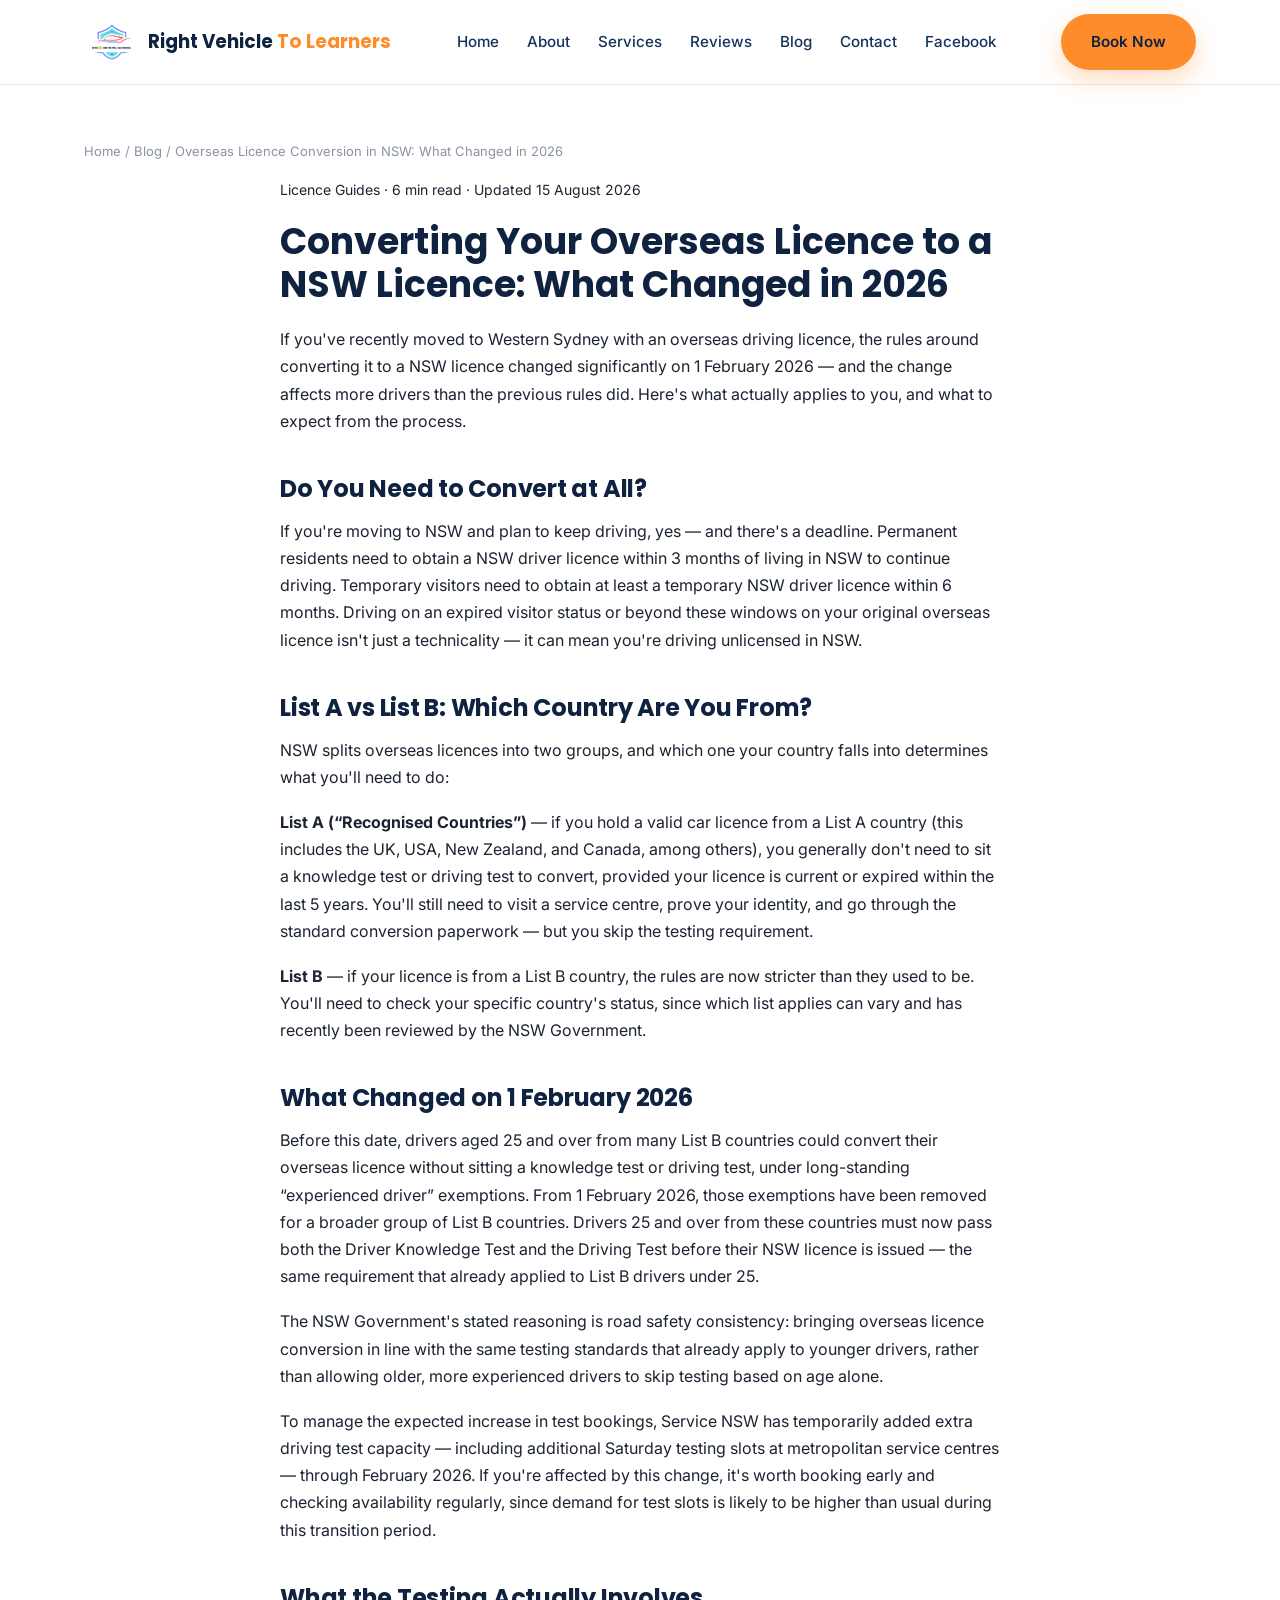
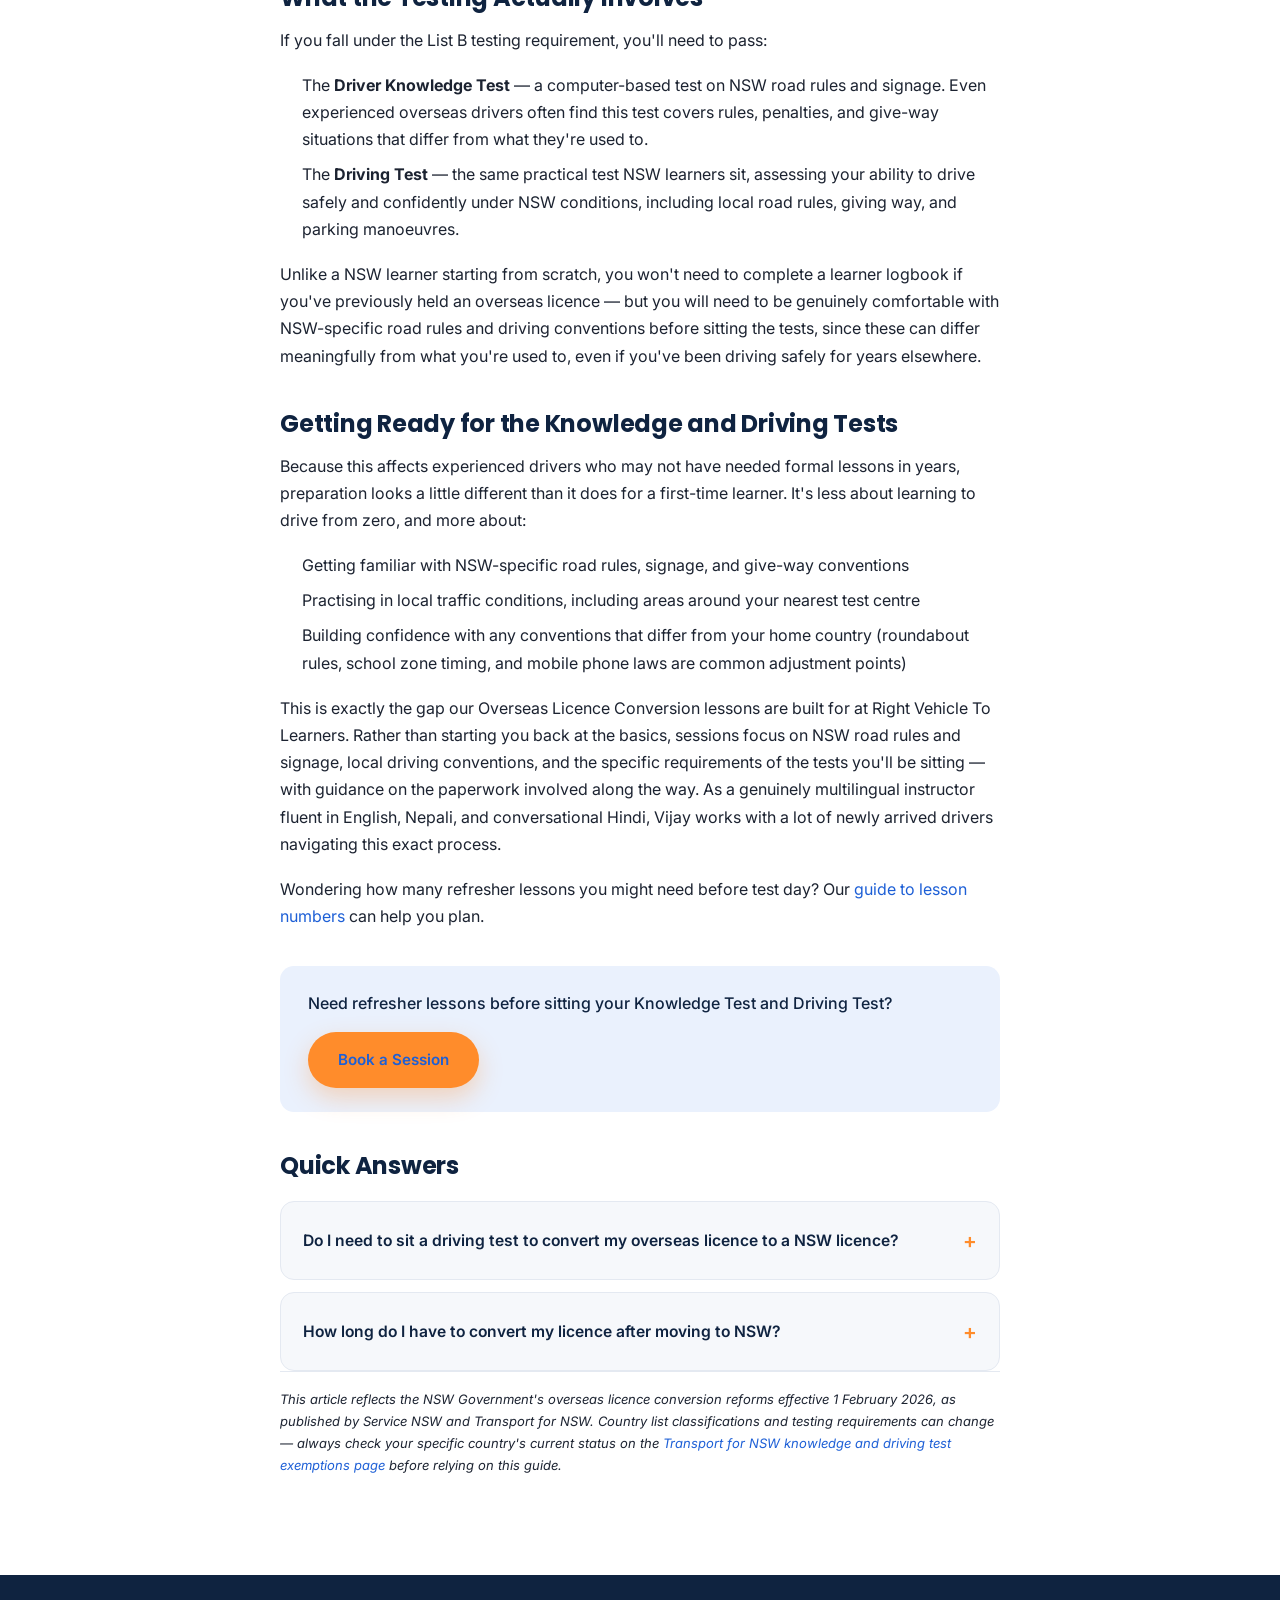
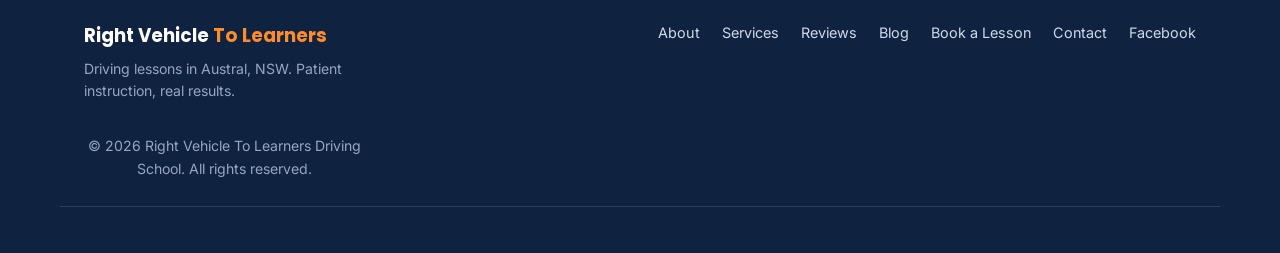
<file: blog/overseas-licence-conversion-nsw-2026.html>
<!DOCTYPE html>
<html lang="en">
<head>
<meta charset="UTF-8">
<title>Overseas Licence Conversion in NSW: 2026 Changes</title>
<meta name="description" content="Moving to NSW with an overseas licence? Here's what changed on 1 February 2026, who needs to test, and how to convert your licence the right way.">
<link rel="canonical" href="https://rv2learners.au/blog/overseas-licence-conversion-nsw-2026.html">
<meta name="viewport" content="width=device-width, initial-scale=1.0">
<link rel="icon" type="image/png" sizes="32x32" href="../img/favicon-32.png">
<link rel="icon" type="image/png" sizes="16x16" href="../img/favicon-16.png">
<link rel="apple-touch-icon" sizes="180x180" href="../img/apple-touch-icon.png">
<meta property="og:title" content="Overseas Licence Conversion in NSW: What Changed in 2026">
<meta property="og:description" content="NSW tightened overseas licence conversion rules on 1 February 2026. Here's what changed and how to get ready.">
<meta property="og:type" content="article">
<meta property="og:url" content="https://rv2learners.au/blog/overseas-licence-conversion-nsw-2026.html">
<meta property="og:image" content="https://rv2learners.au/og-image.jpg">
<link rel="preconnect" href="https://fonts.googleapis.com">
<link href="https://fonts.googleapis.com/css2?family=Poppins:wght@400;500;600;700;800&family=Inter:wght@400;500;600&display=swap" rel="stylesheet">
<link rel="stylesheet" href="../css/styles.css">
<script type="application/ld+json">
{
  "@context": "https://schema.org",
  "@type": "BlogPosting",
  "headline": "Overseas Licence Conversion in NSW: What Changed in 2026",
  "description": "Moving to NSW with an overseas licence? Here's what changed on 1 February 2026, who needs to test, and how to convert your licence the right way.",
  "image": "https://rv2learners.au/og-image.jpg",
  "author": { "@type": "Organization", "name": "Right Vehicle To Learners Driving School" },
  "publisher": {
    "@type": "Organization",
    "name": "Right Vehicle To Learners Driving School",
    "logo": { "@type": "ImageObject", "url": "https://rv2learners.au/img/logo.png" }
  },
  "datePublished": "2026-08-15",
  "dateModified": "2026-08-15",
  "mainEntityOfPage": { "@type": "WebPage", "@id": "https://rv2learners.au/blog/overseas-licence-conversion-nsw-2026.html" }
}
</script>
<script type="application/ld+json">
{
  "@context": "https://schema.org",
  "@type": "FAQPage",
  "mainEntity": [
    {
      "@type": "Question",
      "name": "Do I need to sit a driving test to convert my overseas licence to a NSW licence?",
      "acceptedAnswer": { "@type": "Answer", "text": "It depends on your country. List A countries like the UK, USA, New Zealand, and Canada generally don't require testing if your licence is current or expired within 5 years. List B countries now require both a Knowledge Test and Driving Test for drivers of all ages, following the 1 February 2026 rule change." }
    },
    {
      "@type": "Question",
      "name": "How long do I have to convert my licence after moving to NSW?",
      "acceptedAnswer": { "@type": "Answer", "text": "Permanent residents must convert within 3 months of moving to NSW. Temporary visitors need at least a temporary NSW licence within 6 months." }
    }
  ]
}
</script>
</head>
<body>

<header class="site-header" id="header">
  <div class="container header-inner">
    <a href="../index.html#home" class="logo">
      <img src="../img/logo.png" alt="RV2 Learners Driving School logo" class="logo-icon">
      <span class="logo-text">Right Vehicle <span>To Learners</span></span>
    </a>
    <nav class="nav" id="nav">
      <a href="../index.html#home">Home</a>
      <a href="../index.html#about">About</a>
      <a href="../index.html#services">Services</a>
      <a href="../index.html#testimonials">Reviews</a>
      <a href="index.html">Blog</a>
      <a href="../index.html#contact">Contact</a>
      <a href="https://www.facebook.com/117776617984145" target="_blank" rel="noopener">Facebook</a>
    </nav>
    <a href="../index.html#booking" class="btn btn-primary nav-cta">Book Now</a>
    <button class="nav-toggle" id="navToggle" aria-label="Toggle menu">
      <span></span><span></span><span></span>
    </button>
  </div>
</header>

<section class="blog-article-wrap">
  <div class="container">
    <p class="blog-breadcrumb"><a href="../index.html">Home</a> / <a href="index.html">Blog</a> / Overseas Licence Conversion in NSW: What Changed in 2026</p>

    <article class="blog-article">
      <p class="blog-article-meta">Licence Guides &middot; 6 min read &middot; Updated 15 August 2026</p>
      <h1>Converting Your Overseas Licence to a NSW Licence: What Changed in 2026</h1>

      <p>If you've recently moved to Western Sydney with an overseas driving licence, the rules around converting it to a NSW licence changed significantly on 1 February 2026 &mdash; and the change affects more drivers than the previous rules did. Here's what actually applies to you, and what to expect from the process.</p>

      <h2>Do You Need to Convert at All?</h2>
      <p>If you're moving to NSW and plan to keep driving, yes &mdash; and there's a deadline. Permanent residents need to obtain a NSW driver licence within 3 months of living in NSW to continue driving. Temporary visitors need to obtain at least a temporary NSW driver licence within 6 months. Driving on an expired visitor status or beyond these windows on your original overseas licence isn't just a technicality &mdash; it can mean you're driving unlicensed in NSW.</p>

      <h2>List A vs List B: Which Country Are You From?</h2>
      <p>NSW splits overseas licences into two groups, and which one your country falls into determines what you'll need to do:</p>
      <p><strong>List A (&ldquo;Recognised Countries&rdquo;)</strong> &mdash; if you hold a valid car licence from a List A country (this includes the UK, USA, New Zealand, and Canada, among others), you generally don't need to sit a knowledge test or driving test to convert, provided your licence is current or expired within the last 5 years. You'll still need to visit a service centre, prove your identity, and go through the standard conversion paperwork &mdash; but you skip the testing requirement.</p>
      <p><strong>List B</strong> &mdash; if your licence is from a List B country, the rules are now stricter than they used to be. You'll need to check your specific country's status, since which list applies can vary and has recently been reviewed by the NSW Government.</p>

      <h2>What Changed on 1 February 2026</h2>
      <p>Before this date, drivers aged 25 and over from many List B countries could convert their overseas licence without sitting a knowledge test or driving test, under long-standing &ldquo;experienced driver&rdquo; exemptions. From 1 February 2026, those exemptions have been removed for a broader group of List B countries. Drivers 25 and over from these countries must now pass both the Driver Knowledge Test and the Driving Test before their NSW licence is issued &mdash; the same requirement that already applied to List B drivers under 25.</p>
      <p>The NSW Government's stated reasoning is road safety consistency: bringing overseas licence conversion in line with the same testing standards that already apply to younger drivers, rather than allowing older, more experienced drivers to skip testing based on age alone.</p>
      <p>To manage the expected increase in test bookings, Service NSW has temporarily added extra driving test capacity &mdash; including additional Saturday testing slots at metropolitan service centres &mdash; through February 2026. If you're affected by this change, it's worth booking early and checking availability regularly, since demand for test slots is likely to be higher than usual during this transition period.</p>

      <h2>What the Testing Actually Involves</h2>
      <p>If you fall under the List B testing requirement, you'll need to pass:</p>
      <ul>
        <li>The <strong>Driver Knowledge Test</strong> &mdash; a computer-based test on NSW road rules and signage. Even experienced overseas drivers often find this test covers rules, penalties, and give-way situations that differ from what they're used to.</li>
        <li>The <strong>Driving Test</strong> &mdash; the same practical test NSW learners sit, assessing your ability to drive safely and confidently under NSW conditions, including local road rules, giving way, and parking manoeuvres.</li>
      </ul>
      <p>Unlike a NSW learner starting from scratch, you won't need to complete a learner logbook if you've previously held an overseas licence &mdash; but you will need to be genuinely comfortable with NSW-specific road rules and driving conventions before sitting the tests, since these can differ meaningfully from what you're used to, even if you've been driving safely for years elsewhere.</p>

      <h2>Getting Ready for the Knowledge and Driving Tests</h2>
      <p>Because this affects experienced drivers who may not have needed formal lessons in years, preparation looks a little different than it does for a first-time learner. It's less about learning to drive from zero, and more about:</p>
      <ul>
        <li>Getting familiar with NSW-specific road rules, signage, and give-way conventions</li>
        <li>Practising in local traffic conditions, including areas around your nearest test centre</li>
        <li>Building confidence with any conventions that differ from your home country (roundabout rules, school zone timing, and mobile phone laws are common adjustment points)</li>
      </ul>
      <p>This is exactly the gap our Overseas Licence Conversion lessons are built for at Right Vehicle To Learners. Rather than starting you back at the basics, sessions focus on NSW road rules and signage, local driving conventions, and the specific requirements of the tests you'll be sitting &mdash; with guidance on the paperwork involved along the way. As a genuinely multilingual instructor fluent in English, Nepali, and conversational Hindi, Vijay works with a lot of newly arrived drivers navigating this exact process.</p>
      <p>Wondering how many refresher lessons you might need before test day? Our <a href="how-many-driving-lessons-to-pass-test-nsw.html">guide to lesson numbers</a> can help you plan.</p>

      <div class="blog-cta">
        <p>Need refresher lessons before sitting your Knowledge Test and Driving Test?</p>
        <a href="../index.html#booking" class="btn btn-primary">Book a Session</a>
      </div>

      <div class="blog-quick-answers">
        <h2>Quick Answers</h2>
        <div class="faq-list">
          <details class="faq-item">
            <summary>Do I need to sit a driving test to convert my overseas licence to a NSW licence?</summary>
            <p>It depends on your country. List A countries like the UK, USA, New Zealand, and Canada generally don't require testing if your licence is current or expired within 5 years. List B countries now require both a Knowledge Test and Driving Test for drivers of all ages, following the 1 February 2026 rule change.</p>
          </details>
          <details class="faq-item">
            <summary>How long do I have to convert my licence after moving to NSW?</summary>
            <p>Permanent residents must convert within 3 months of moving to NSW. Temporary visitors need at least a temporary NSW licence within 6 months.</p>
          </details>
        </div>
      </div>

      <p class="blog-source-note">This article reflects the NSW Government's overseas licence conversion reforms effective 1 February 2026, as published by Service NSW and Transport for NSW. Country list classifications and testing requirements can change &mdash; always check your specific country's current status on the <a href="https://www.nsw.gov.au/driving-boating-and-transport/driver-and-rider-licences/visiting-or-moving-to-nsw/moving-your-overseas-licence/knowledge-and-driving-test-exemptions" target="_blank" rel="noopener">Transport for NSW knowledge and driving test exemptions page</a> before relying on this guide.</p>
    </article>
  </div>
</section>

<footer class="site-footer" data-page="contact">
  <div class="container footer-inner">
    <div>
      <span class="logo-text light">Right Vehicle <span>To Learners</span></span>
      <p>Driving lessons in Austral, NSW. Patient instruction, real results.</p>
    </div>
    <nav class="footer-nav">
      <a href="../index.html#about">About</a>
      <a href="../index.html#services">Services</a>
      <a href="../index.html#testimonials">Reviews</a>
      <a href="index.html">Blog</a>
      <a href="../index.html#booking">Book a Lesson</a>
      <a href="../index.html#contact">Contact</a>
      <a href="https://www.facebook.com/117776617984145" target="_blank" rel="noopener">Facebook</a>
    </nav>
    <p class="footer-copy">&copy; <span id="year"></span> Right Vehicle To Learners Driving School. All rights reserved.</p>
  </div>
</footer>
<script src="../js/script.js"></script>
</body>
</html>
</file>
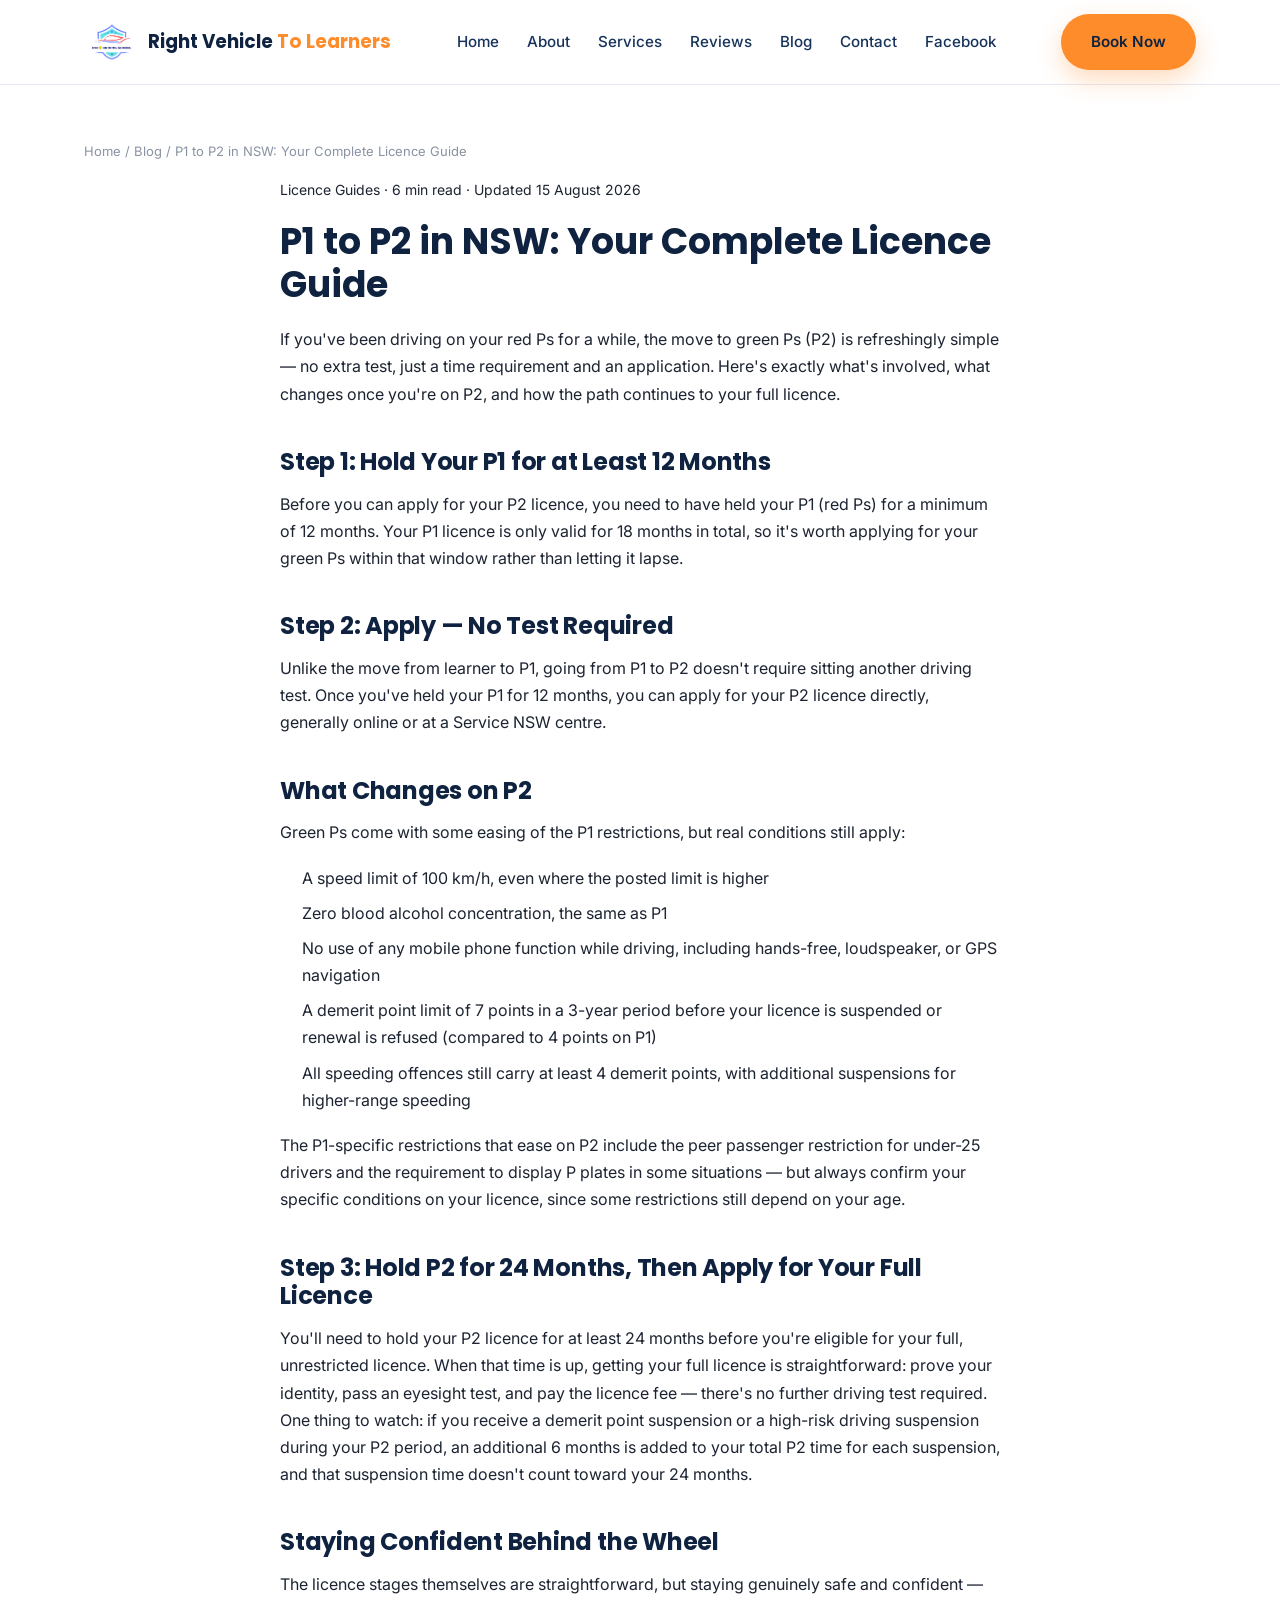
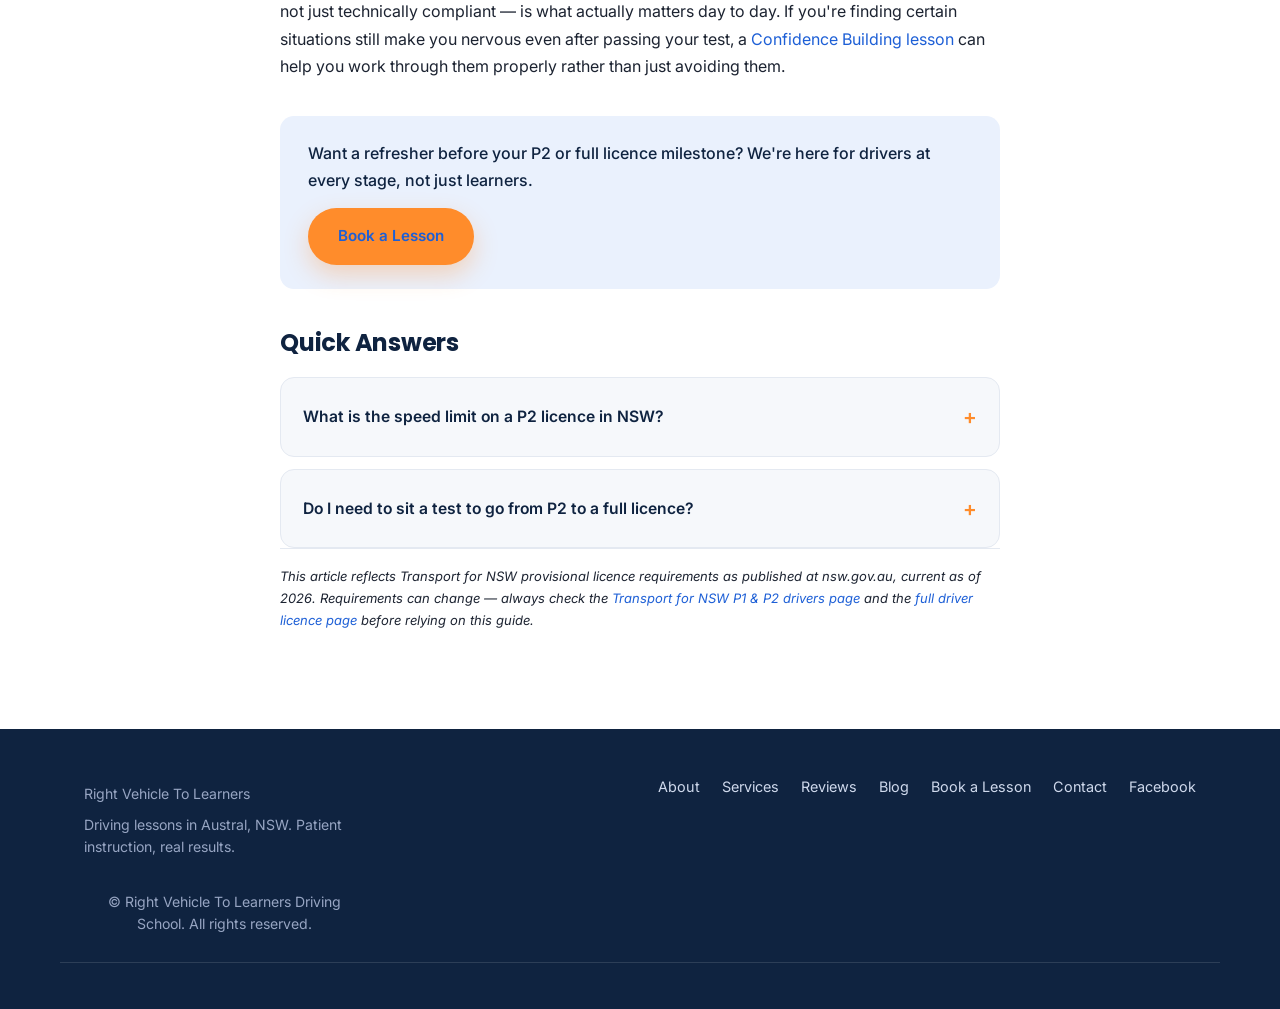
<file: blog/p1-to-p2-licence-guide-nsw.html>
<!DOCTYPE html>
<html lang="en">
<head>
<meta charset="UTF-8">
<title>P1 to P2 in NSW: Your Complete Licence Guide</title>
<meta name="description" content="Moving from red Ps to green Ps in NSW? Here's exactly what's required, what changes on P2, and how to get to your full licence.">
<link rel="canonical" href="https://rv2learners.au/blog/p1-to-p2-licence-guide-nsw.html">
<meta name="viewport" content="width=device-width, initial-scale=1.0">
<link rel="icon" type="image/png" sizes="32x32" href="/img/favicon-32.png">
<link rel="icon" type="image/png" sizes="16x16" href="/img/favicon-16.png">
<link rel="apple-touch-icon" sizes="180x180" href="/img/apple-touch-icon.png">
<meta property="og:title" content="P1 to P2 in NSW: Your Complete Licence Guide">
<meta property="og:description" content="What's required to move from red Ps to green Ps, what changes on P2, and the path to your full licence.">
<meta property="og:type" content="article">
<meta property="og:url" content="https://rv2learners.au/blog/p1-to-p2-licence-guide-nsw.html">
<meta property="og:image" content="https://rv2learners.au/og-image.jpg">
<link rel="preconnect" href="https://fonts.googleapis.com">
<link href="https://fonts.googleapis.com/css2?family=Poppins:wght@400;500;600;700;800&family=Inter:wght@400;500;600&display=swap" rel="stylesheet">
<link rel="stylesheet" href="/css/styles.css">
<script type="application/ld+json">
{
  "@context": "https://schema.org",
  "@type": "BlogPosting",
  "headline": "P1 to P2 in NSW: Your Complete Licence Guide",
  "description": "Moving from red Ps to green Ps in NSW? Here's exactly what's required, what changes on P2, and how to get to your full licence.",
  "image": "https://rv2learners.au/og-image.jpg",
  "author": { "@type": "Organization", "name": "Right Vehicle To Learners Driving School" },
  "publisher": {
    "@type": "Organization",
    "name": "Right Vehicle To Learners Driving School",
    "logo": { "@type": "ImageObject", "url": "https://rv2learners.au/img/logo.png" }
  },
  "datePublished": "2026-08-15",
  "dateModified": "2026-08-15",
  "mainEntityOfPage": {"@type": "WebPage", "@id": "https://rv2learners.au/blog/p1-to-p2-licence-guide-nsw.html"}
}
</script>
<script type="application/ld+json">
{
  "@context": "https://schema.org",
  "@type": "FAQPage",
  "mainEntity": [
    {
      "@type": "Question",
      "name": "What is the speed limit on a P2 licence in NSW?",
      "acceptedAnswer": { "@type": "Answer", "text": "P2 drivers are limited to 100 km/h, even where the posted speed limit is higher." }
    },
    {
      "@type": "Question",
      "name": "Do I need to sit a test to go from P2 to a full licence?",
      "acceptedAnswer": { "@type": "Answer", "text": "No. After holding your P2 for at least 24 months, you can apply for your full licence by proving your identity, passing an eyesight test, and paying the licence fee — no further driving test is required." }
    }
  ]
}
</script>
<script type="application/ld+json">
{
  "@context": "https://schema.org",
  "@type": "BreadcrumbList",
  "itemListElement": [
    { "@type": "ListItem", "position": 1, "name": "Home", "item": "https://rv2learners.au/" },
    { "@type": "ListItem", "position": 2, "name": "Blog", "item": "https://rv2learners.au/blog/" },
    { "@type": "ListItem", "position": 3, "name": "P1 to P2 in NSW: Your Complete Licence Guide", "item": "https://rv2learners.au/blog/p1-to-p2-licence-guide-nsw.html" }
  ]
}
</script>
</head>
<body>
<header class="site-header" id="header">
  <div class="container header-inner">
    <a href="/index.html#home" class="logo">
      <img src="/img/logo.png" alt="RV2 Learners Driving School logo" class="logo-icon">
      <span class="logo-text">Right Vehicle <span>To Learners</span></span>
    </a>
    <nav class="nav" id="nav">
      <a href="/index.html#home">Home</a>
      <a href="/index.html#about">About</a>
      <a href="/index.html#services">Services</a>
      <a href="/index.html#testimonials">Reviews</a>
      <a href="/blog/">Blog</a>
      <a href="/index.html#contact">Contact</a>
      <a href="https://www.facebook.com/117776617984145" target="_blank" rel="noopener">Facebook</a>
    </nav>
    <a href="/index.html#booking" class="btn btn-primary nav-cta">Book Now</a>
    <button class="nav-toggle" id="navToggle" aria-label="Toggle menu"><span></span><span></span><span></span></button>
  </div>
</header>

<main class="blog-article-wrap">
  <div class="container">
    <p class="blog-breadcrumb"><a href="/index.html">Home</a> / <a href="/blog/">Blog</a> / P1 to P2 in NSW: Your Complete Licence Guide</p>
    <article class="blog-article">
      <p class="blog-article-meta">Licence Guides &middot; 6 min read &middot; Updated 15 August 2026</p>
      <h1>P1 to P2 in NSW: Your Complete Licence Guide</h1>
      <p>If you've been driving on your red Ps for a while, the move to green Ps (P2) is refreshingly simple &mdash; no extra test, just a time requirement and an application. Here's exactly what's involved, what changes once you're on P2, and how the path continues to your full licence.</p>

      <h2>Step 1: Hold Your P1 for at Least 12 Months</h2>
      <p>Before you can apply for your P2 licence, you need to have held your P1 (red Ps) for a minimum of 12 months. Your P1 licence is only valid for 18 months in total, so it's worth applying for your green Ps within that window rather than letting it lapse.</p>

      <h2>Step 2: Apply &mdash; No Test Required</h2>
      <p>Unlike the move from learner to P1, going from P1 to P2 doesn't require sitting another driving test. Once you've held your P1 for 12 months, you can apply for your P2 licence directly, generally online or at a Service NSW centre.</p>

      <h2>What Changes on P2</h2>
      <p>Green Ps come with some easing of the P1 restrictions, but real conditions still apply:</p>
      <ul>
        <li>A speed limit of 100 km/h, even where the posted limit is higher</li>
        <li>Zero blood alcohol concentration, the same as P1</li>
        <li>No use of any mobile phone function while driving, including hands-free, loudspeaker, or GPS navigation</li>
        <li>A demerit point limit of 7 points in a 3-year period before your licence is suspended or renewal is refused (compared to 4 points on P1)</li>
        <li>All speeding offences still carry at least 4 demerit points, with additional suspensions for higher-range speeding</li>
      </ul>
      <p>The P1-specific restrictions that ease on P2 include the peer passenger restriction for under-25 drivers and the requirement to display P plates in some situations &mdash; but always confirm your specific conditions on your licence, since some restrictions still depend on your age.</p>

      <h2>Step 3: Hold P2 for 24 Months, Then Apply for Your Full Licence</h2>
      <p>You'll need to hold your P2 licence for at least 24 months before you're eligible for your full, unrestricted licence. When that time is up, getting your full licence is straightforward: prove your identity, pass an eyesight test, and pay the licence fee &mdash; there's no further driving test required. One thing to watch: if you receive a demerit point suspension or a high-risk driving suspension during your P2 period, an additional 6 months is added to your total P2 time for each suspension, and that suspension time doesn't count toward your 24 months.</p>

      <h2>Staying Confident Behind the Wheel</h2>
      <p>The licence stages themselves are straightforward, but staying genuinely safe and confident &mdash; not just technically compliant &mdash; is what actually matters day to day. If you're finding certain situations still make you nervous even after passing your test, a <a href="/blog/confidence-building-nervous-drivers-nsw.html">Confidence Building lesson</a> can help you work through them properly rather than just avoiding them.</p>

      <div class="blog-cta">
        <p>Want a refresher before your P2 or full licence milestone? We're here for drivers at every stage, not just learners.</p>
        <a href="/index.html#booking" class="btn btn-primary">Book a Lesson</a>
      </div>

      <div class="blog-quick-answers">
        <h2>Quick Answers</h2>
        <div class="faq-list">
          <details class="faq-item">
            <summary>What is the speed limit on a P2 licence in NSW?</summary>
            <p>P2 drivers are limited to 100 km/h, even where the posted speed limit is higher.</p>
          </details>
          <details class="faq-item">
            <summary>Do I need to sit a test to go from P2 to a full licence?</summary>
            <p>No. After holding your P2 for at least 24 months, you can apply for your full licence with an eyesight test and the licence fee &mdash; no further driving test is required.</p>
          </details>
        </div>
      </div>

      <p class="blog-source-note">This article reflects Transport for NSW provisional licence requirements as published at nsw.gov.au, current as of 2026. Requirements can change &mdash; always check the <a href="https://www.transport.nsw.gov.au/roadsafety/young-drivers/provisional">Transport for NSW P1 &amp; P2 drivers page</a> and the <a href="https://www.nsw.gov.au/driving-boating-and-transport/driver-and-rider-licences/driver-licences/full-driver-licence">full driver licence page</a> before relying on this guide.</p>
    </article>
  </div>
</main>

<footer class="site-footer" id="contact">
  <div class="container footer-inner">
    <div class="footer-brand">
      <p class="footer-logo">Right Vehicle To Learners</p>
      <p>Driving lessons in Austral, NSW. Patient instruction, real results.</p>
    </div>
    <nav class="footer-nav">
      <a href="/index.html#about">About</a>
      <a href="/index.html#services">Services</a>
      <a href="/index.html#testimonials">Reviews</a>
      <a href="/blog/">Blog</a>
      <a href="/index.html#booking">Book a Lesson</a>
      <a href="/index.html#contact">Contact</a>
      <a href="https://www.facebook.com/117776617984145" target="_blank" rel="noopener">Facebook</a>
    </nav>
    <p class="footer-copy">&copy; Right Vehicle To Learners Driving School. All rights reserved.</p>
  </div>
</footer>
</body>
</html>
</file>
<file: css/styles.css>
:root {
  --navy: #0f2340;
  --navy-light: #17335c;
  --blue: #1d5fd6;
  --blue-light: #eaf1fd;
  --orange: #ff8c2b;
  --orange-dark: #e8721a;
  --ink: #1c2331;
  --gray: #5b6472;
  --gray-light: #8a93a3;
  --bg-soft: #f6f8fb;
  --border: #e4e9f1;
  --white: #ffffff;
  --radius: 14px;
  --shadow: 0 10px 30px rgba(15, 35, 64, 0.08);
  --font-head: 'Poppins', sans-serif;
  --font-body: 'Inter', sans-serif;
}

* { box-sizing: border-box; margin: 0; padding: 0; }

html { scroll-behavior: smooth; }

body {
  font-family: var(--font-body);
  color: var(--ink);
  line-height: 1.6;
  background: var(--white);
}

img { max-width: 100%; display: block; }

a { color: inherit; text-decoration: none; }

ul { list-style: none; }

h1, h2, h3 { font-family: var(--font-head); color: var(--navy); line-height: 1.2; }

.container {
  width: 100%;
  max-width: 1160px;
  margin: 0 auto;
  padding: 0 24px;
}

/* Buttons */
.btn {
  display: inline-flex;
  align-items: center;
  justify-content: center;
  gap: 8px;
  padding: 14px 28px;
  border-radius: 999px;
  font-weight: 600;
  font-size: 0.95rem;
  border: 2px solid transparent;
  cursor: pointer;
  transition: transform 0.15s ease, box-shadow 0.15s ease, background 0.15s ease, color 0.15s ease;
  white-space: nowrap;
}
.btn-primary {
  background: var(--orange);
  color: var(--navy);
  box-shadow: 0 8px 20px rgba(255, 140, 43, 0.35);
}
.btn-primary:hover { background: var(--orange-dark); transform: translateY(-1px); }
.btn-outline {
  background: transparent;
  border-color: var(--navy);
  color: var(--navy);
}
.btn-outline:hover { background: var(--navy); color: var(--white); }
.btn-block { width: 100%; }
.btn-icon { width: 16px; height: 16px; flex-shrink: 0; }

/* Header */
.site-header {
  position: sticky;
  top: 0;
  z-index: 100;
  background: rgba(255, 255, 255, 0.92);
  backdrop-filter: saturate(180%) blur(10px);
  border-bottom: 1px solid var(--border);
}
.header-inner {
  display: flex;
  align-items: center;
  justify-content: space-between;
  padding: 14px 24px;
  gap: 16px;
}
.logo { display: flex; align-items: center; gap: 8px; }
.logo-icon {
  height: 56px;
  width: 56px;
  object-fit: contain;
  border-radius: 8px;
  display: block;
}
.logo-text {
  font-family: var(--font-head);
  font-weight: 700;
  font-size: 1.15rem;
  color: var(--navy);
}
.logo-text span { color: var(--orange); }
.logo-text.light { color: var(--white); }
.logo-text.light span { color: var(--orange); }

.nav {
  display: flex;
  gap: 28px;
  flex: 1;
  justify-content: center;
}
.nav a {
  font-weight: 500;
  font-size: 0.95rem;
  color: var(--navy-light);
  position: relative;
}
.nav a:hover { color: var(--orange); }

.nav-toggle {
  display: none;
  flex-direction: column;
  justify-content: center;
  gap: 5px;
  width: 32px;
  height: 32px;
  background: none;
  border: none;
  cursor: pointer;
}
.nav-toggle span {
  height: 2px;
  background: var(--navy);
  border-radius: 2px;
}

/* Hero */
.hero {
  background: linear-gradient(135deg, var(--navy) 0%, var(--navy-light) 60%, #1a3f75 100%);
  color: var(--white);
  padding: 72px 0 90px;
  position: relative;
  overflow: hidden;
}
.hero-inner {
  display: grid;
  grid-template-columns: 1.15fr 0.85fr;
  gap: 48px;
  align-items: center;
}
.eyebrow {
  color: var(--orange);
  font-weight: 600;
  letter-spacing: 0.06em;
  text-transform: uppercase;
  font-size: 0.8rem;
  margin-bottom: 14px;
}
.hero h1 {
  color: var(--white);
  font-size: 2.75rem;
  font-weight: 800;
  margin-bottom: 18px;
}
.hero-sub {
  color: #cfd9ec;
  font-size: 1.05rem;
  max-width: 520px;
  margin-bottom: 24px;
}
.hero-actions { display: flex; gap: 14px; flex-wrap: wrap; }
.hero-actions .btn-outline { border-color: rgba(255,255,255,0.5); color: var(--white); }
.hero-actions .btn-outline:hover { background: var(--white); color: var(--navy); }

.hero-card {
  background: var(--white);
  border-radius: var(--radius);
  padding: 28px;
  box-shadow: 0 20px 50px rgba(0,0,0,0.25);
  display: flex;
  flex-direction: column;
  gap: 22px;
}
.hero-card-row {
  display: flex;
  gap: 14px;
  align-items: flex-start;
}
.hero-card-icon {
  width: 42px;
  height: 42px;
  flex-shrink: 0;
  background: var(--blue-light);
  border-radius: 10px;
  display: flex;
  align-items: center;
  justify-content: center;
  color: var(--blue);
}
.hero-card-icon svg { width: 20px; height: 20px; }
.hero-card-row strong { color: var(--navy); font-size: 0.98rem; }
.hero-card-row p { color: var(--gray); font-size: 0.9rem; }

/* Trust strip */
.trust-strip { background: var(--blue-light); padding: 26px 0; }
.trust-strip-inner {
  display: flex;
  justify-content: space-around;
  flex-wrap: wrap;
  gap: 20px;
  text-align: center;
}
.trust-item { display: flex; flex-direction: column; gap: 2px; }
.trust-item strong { color: var(--navy); font-size: 1.3rem; font-family: var(--font-head); }
.trust-item span { color: var(--gray); font-size: 0.85rem; }

/* Section generic */
section { padding: 84px 0; }
.section-eyebrow {
  color: var(--orange);
  font-weight: 700;
  letter-spacing: 0.06em;
  text-transform: uppercase;
  font-size: 0.8rem;
  margin-bottom: 10px;
}
.section-eyebrow.center { text-align: center; }
h2 { font-size: 2rem; font-weight: 700; margin-bottom: 16px; }
h2.center { text-align: center; }
.section-sub { color: var(--gray); margin-bottom: 46px; }
.section-sub.center { text-align: center; }

/* About */
.about-inner {
  display: grid;
  grid-template-columns: 0.8fr 1.2fr;
  gap: 56px;
  align-items: center;
}
.about-media-block {
  aspect-ratio: 4/5;
  background: linear-gradient(160deg, var(--blue-light), #dbe7fb);
  border-radius: var(--radius);
  display: flex;
  align-items: center;
  justify-content: center;
  font-size: 5rem;
  padding: 24px;
}
.about-media-logo {
  max-width: 88%;
  height: auto;
  border-radius: 16px;
  filter: drop-shadow(0 12px 28px rgba(15, 35, 64, 0.18));
}
.about-media-block.photo {
  padding: 0;
  overflow: hidden;
  box-shadow: var(--shadow);
}
.about-media-photo {
  width: 100%;
  height: 100%;
  object-fit: cover;
  display: block;
}
.about-content p { color: var(--gray); margin-bottom: 16px; }
.about-list { margin-top: 20px; display: flex; flex-direction: column; gap: 10px; }
.about-list li {
  padding-left: 28px;
  position: relative;
  color: var(--ink);
  font-weight: 500;
  font-size: 0.95rem;
}
.about-list li::before {
  content: "✓";
  position: absolute;
  left: 0;
  color: var(--orange);
  font-weight: 700;
}

/* Instructor */
.instructor { background: var(--bg-soft); }
.instructor-inner {
    display: grid;
    grid-template-columns: 0.7fr 1.3fr;
    gap: 56px;
    align-items: center;
}
.instructor-media-block {
    aspect-ratio: 1/1;
    border-radius: var(--radius);
    overflow: hidden;
    box-shadow: var(--shadow);
    max-width: 320px;
    margin: 0 auto;
}
.instructor-photo { width: 100%; height: 100%; object-fit: cover; display: block; }
.instructor-content p { color: var(--gray); margin-bottom: 16px; }

/* Services */
.services { background: var(--bg-soft); }
.services-grid {
  display: grid;
  grid-template-columns: repeat(3, 1fr);
  gap: 24px;
  margin-top: 20px;
}
.service-card {
  background: var(--white);
  border: 1px solid var(--border);
  border-radius: var(--radius);
  padding: 30px 26px;
  transition: transform 0.15s ease, box-shadow 0.15s ease;
}
.service-card:hover { transform: translateY(-4px); box-shadow: var(--shadow); }
.service-icon {
  width: 48px;
  height: 48px;
  background: var(--blue-light);
  border-radius: 10px;
  display: flex;
  align-items: center;
  justify-content: center;
  color: var(--blue);
  margin-bottom: 14px;
}
.service-icon svg { width: 24px; height: 24px; }
.service-card h3 { font-size: 1.1rem; margin-bottom: 8px; }
.service-card p { color: var(--gray); font-size: 0.92rem; }

.service-card { cursor: pointer; }
.service-card:focus-visible { outline: 2px solid var(--blue); outline-offset: 3px; }
.service-more {
  display: inline-flex;
  align-items: center;
  gap: 4px;
  color: var(--blue);
  font-weight: 600;
  font-size: 0.85rem;
  margin-top: 12px;
}
.service-chevron { display: inline-block; transition: transform 0.2s ease; }
.service-card.open .service-chevron { transform: rotate(180deg); }
.service-detail {
  max-height: 0;
  overflow: hidden;
  transition: max-height 0.3s ease, margin-top 0.3s ease, padding-top 0.3s ease;
  margin-top: 0;
}
.service-card.open .service-detail {
  max-height: 420px;
  margin-top: 14px;
  padding-top: 14px;
  border-top: 1px solid var(--border);
}
.service-detail p { font-size: 0.88rem; color: var(--gray); margin-bottom: 8px; }
.service-detail p:last-child { margin-bottom: 0; }
.service-detail strong { color: var(--ink); }

/* Testimonials */
.testimonials { background: var(--white); }
.testimonial-track {
  display: grid;
  grid-auto-flow: column;
  grid-auto-columns: minmax(300px, 1fr);
  gap: 22px;
  overflow-x: auto;
  scroll-snap-type: x mandatory;
  padding-bottom: 12px;
  scrollbar-width: thin;
}
.testimonial-track::-webkit-scrollbar { height: 6px; }
.testimonial-track::-webkit-scrollbar-thumb { background: var(--border); border-radius: 4px; }
.testimonial-card {
  scroll-snap-align: start;
  background: var(--bg-soft);
  border: 1px solid var(--border);
  border-radius: var(--radius);
  padding: 26px;
  display: flex;
  flex-direction: column;
  gap: 14px;
}
.testimonial-card .stars { color: #ffb020; font-size: 0.9rem; }
.testimonial-card p { color: var(--ink); font-size: 0.95rem; flex: 1; }
.testimonial-author strong { display: block; font-size: 0.92rem; color: var(--navy); }
.testimonial-author span { font-size: 0.8rem; color: var(--gray-light); }

.testimonial-controls {
  display: flex;
  justify-content: center;
  gap: 12px;
  margin-top: 20px;
}
.testimonial-controls button {
  width: 40px;
  height: 40px;
  border-radius: 50%;
  border: 1px solid var(--border);
  background: var(--white);
  cursor: pointer;
  font-size: 1rem;
  color: var(--navy);
  transition: background 0.15s ease;
}
.testimonial-controls button:hover { background: var(--blue-light); }

.testimonials-cta { text-align: center; margin-top: 28px; }
.testimonials-cta a { color: var(--blue); font-weight: 600; font-size: 0.95rem; }
.testimonials-cta a:hover { text-decoration: underline; }

/* Booking */
.booking { background: var(--navy); color: var(--white); }
.booking .section-eyebrow { color: var(--orange); }
.booking h2 { color: var(--white); }
.booking-inner {
  display: grid;
  grid-template-columns: 0.85fr 1.15fr;
  gap: 56px;
  align-items: start;
}
.booking-intro p { color: #cfd9ec; margin-bottom: 22px; }
.booking-points { display: flex; flex-direction: column; gap: 10px; margin-bottom: 30px; }
.booking-points li {
  color: #e3e9f5;
  font-size: 0.95rem;
  padding-left: 26px;
  position: relative;
}
.booking-points li::before {
  content: "✓";
  position: absolute;
  left: 0;
  color: var(--orange);
  font-weight: 700;
}
.booking-contact-alt { padding-top: 14px; border-top: 1px solid rgba(255,255,255,0.15); }
.booking-contact-alt p { margin-bottom: 12px; color: #cfd9ec; }
.booking-contact-alt .btn-outline { border-color: rgba(255,255,255,0.5); color: var(--white); }
.booking-contact-alt .btn-outline:hover { background: var(--white); color: var(--navy); }

.booking-form {
  background: var(--white);
  border-radius: var(--radius);
  padding: 34px;
  display: flex;
  flex-direction: column;
  gap: 18px;
  box-shadow: 0 20px 50px rgba(0,0,0,0.25);
}
.form-row { display: flex; flex-direction: column; gap: 6px; }
.form-row-split { display: grid; grid-template-columns: 1fr 1fr; gap: 16px; }
.form-row-split > div { display: flex; flex-direction: column; gap: 6px; }
.form-row label { font-size: 0.85rem; font-weight: 600; color: var(--navy); }
.form-row input, .form-row select, .form-row textarea {
  padding: 12px 14px;
  border: 1px solid var(--border);
  border-radius: 8px;
  font-family: var(--font-body);
  font-size: 0.95rem;
  color: var(--ink);
  background: var(--bg-soft);
}
.form-row input:focus, .form-row select:focus, .form-row textarea:focus {
  outline: 2px solid var(--blue);
  outline-offset: 1px;
  background: var(--white);
}

.form-row select:disabled {
  color: var(--gray-light);
  cursor: not-allowed;
}

.form-row-checkbox { flex-direction: row; align-items: center; }
.checkbox-label {
  display: flex;
  align-items: center;
  gap: 10px;
  font-size: 0.9rem;
  font-weight: 500;
  color: var(--ink);
  cursor: pointer;
}
.checkbox-label input[type="checkbox"] {
  width: 18px;
  height: 18px;
  accent-color: var(--orange);
  cursor: pointer;
}
.repeat-hint { font-size: 0.8rem; color: var(--gray-light); margin-top: 2px; }

.form-fineprint { font-size: 0.78rem; color: var(--gray-light); text-align: center; }
.form-status {
  display: none;
  padding: 12px 14px;
  border-radius: 8px;
  font-size: 0.9rem;
  font-weight: 500;
}
.form-status.success { display: block; background: #e6f7ee; color: #157347; }
.form-status.error { display: block; background: #fdecec; color: #b3261e; }
.form-status.loading { display: block; background: var(--blue-light); color: var(--navy); }

/* Contact */
.contact-inner {
  display: grid;
  grid-template-columns: 0.8fr 1.2fr;
  gap: 56px;
  align-items: stretch;
}
.contact-detail {
  display: flex;
  gap: 14px;
  align-items: flex-start;
  margin-bottom: 18px;
}
.contact-detail span { font-size: 1.1rem; }
.contact-icon { display: inline-flex; color: var(--blue); }
.contact-icon svg { width: 20px; height: 20px; }
.contact-detail p { color: var(--gray); }
.contact-detail a { color: var(--blue); font-weight: 600; }
.contact-map {
  min-height: 340px;
  border-radius: var(--radius);
  overflow: hidden;
  box-shadow: var(--shadow);
}

/* Footer */
.site-footer { background: var(--navy); color: #cfd9ec; padding: 46px 0 26px; }
.footer-inner {
  display: flex;
  justify-content: space-between;
  flex-wrap: wrap;
  gap: 24px;
  align-items: flex-start;
  border-bottom: 1px solid rgba(255,255,255,0.12);
  padding-bottom: 26px;
  margin-bottom: 20px;
}
.footer-inner p { color: #97a5c2; font-size: 0.88rem; margin-top: 8px; max-width: 280px; }
.footer-nav { display: flex; gap: 22px; flex-wrap: wrap; }
.footer-nav a { color: #cfd9ec; font-size: 0.9rem; }
.footer-nav a:hover { color: var(--orange); }
.footer-copy { text-align: center; font-size: 0.8rem; color: #7d8cad; }

/* Responsive */
@media (max-width: 960px) {
      .hero-inner, .about-inner, .instructor-inner, .booking-inner, .contact-inner { grid-template-columns: 1fr; }
  .about-media { order: 2; }
  .services-grid { grid-template-columns: repeat(2, 1fr); }
  .hero h1 { font-size: 2.2rem; }
}

@media (max-width: 720px) {
  .nav { display: none; }
  .nav-toggle { display: flex; }
  .nav-cta { padding: 10px 16px; font-size: 0.85rem; }
  .header-inner { gap: 10px; padding: 12px 16px; }
  .logo-text { font-size: 0.92rem; }
  .logo-icon { height: 42px; width: 42px; }
  .services-grid { grid-template-columns: 1fr; }
  .form-row-split { grid-template-columns: 1fr; }
  .trust-strip-inner { justify-content: space-between; }
  .hero { padding: 48px 0 64px; }
  section { padding: 56px 0; }

  .site-header.nav-open .nav {
    display: flex;
    flex-direction: column;
    position: absolute;
    top: 100%;
    left: 0;
    right: 0;
    background: var(--white);
    padding: 20px 24px;
    border-bottom: 1px solid var(--border);
    gap: 16px;
  }
}



/* PASS GALLERY */
.pass-gallery {
  margin-top: 56px;
  text-align: center;
}
.pass-gallery-grid {
  display: grid;
  grid-template-columns: repeat(2, 1fr);
  gap: 20px;
  max-width: 480px;
  margin: 20px auto 0;
}
.pass-photo {
  border-radius: var(--radius);
  overflow: hidden;
  box-shadow: var(--shadow);
  aspect-ratio: 4 / 5;
  margin: 0;
}
.pass-photo img {
  width: 100%;
  height: 100%;
  object-fit: cover;
  display: block;
}

/* LIVE REVIEWS WIDGET */
.live-reviews {
  margin-top: 56px;
  text-align: center;
}
.live-reviews > div[class*="elfsight-app-"] {
  max-width: 900px;
  margin: 20px auto 0;
}

/* STICKY MOBILE CTA BAR */
.sticky-cta {
  display: none;
}
@media (max-width: 720px) {
  .sticky-cta {
    display: flex;
    position: fixed;
    bottom: 0;
    left: 0;
    right: 0;
    z-index: 999;
    box-shadow: 0 -4px 16px rgba(15,35,64,0.15);
  }
  .sticky-cta-btn {
    flex: 1;
    text-align: center;
    padding: 14px 10px;
    font-weight: 700;
    font-size: 0.95rem;
    text-decoration: none;
  }
  .sticky-cta-call {
    background: var(--navy);
    color: #fff;
  }
  .sticky-cta-book {
    background: var(--orange);
    color: #fff;
  }
  body {
    padding-bottom: 56px;
  }
}


/* ============ DESIGN POLISH PASS ============ */
:root {
  --shadow-sm: 0 4px 14px rgba(15,35,64,0.08);
  --shadow-md: 0 12px 32px rgba(15,35,64,0.12);
  --shadow-lg: 0 24px 60px rgba(15,35,64,0.18);
  --shadow-card-hover: 0 16px 40px rgba(15,35,64,0.14);
}
.hero h1 { font-size: 3rem; letter-spacing: -0.02em; line-height: 1.08; }
h2 { letter-spacing: -0.01em; }
.eyebrow, .section-eyebrow { letter-spacing: 0.08em; }
.section-sub { font-size: 1.02rem; line-height: 1.65; }
.hero {
  background-image:
    radial-gradient(circle at 15% 20%, rgba(255,255,255,0.06) 0, transparent 45%),
    radial-gradient(circle at 85% 75%, rgba(255,140,43,0.10) 0, transparent 50%),
    linear-gradient(135deg, var(--navy) 0%, var(--navy-light) 60%, #1a3f75 100%);
}
.hero-inner > * { animation: rv2FadeUp 0.7s ease both; }
.hero-inner > *:nth-child(2) { animation-delay: 0.08s; }
@keyframes rv2FadeUp { from { opacity: 0; transform: translateY(14px); } to { opacity: 1; transform: translateY(0); } }
.hero-card { box-shadow: var(--shadow-lg); border: 1px solid rgba(255,255,255,0.6); }
.trust-strip { background: transparent; padding: 0; margin-top: -34px; position: relative; z-index: 5; }
.trust-strip-inner { background: var(--white); border-radius: var(--radius); box-shadow: var(--shadow-lg); padding: 28px 36px; margin: 0 auto; max-width: 1112px; }
.instructor { padding-top: 118px; }
.btn-primary { box-shadow: 0 10px 24px rgba(255,140,43,0.30); }
.btn-primary:hover { box-shadow: 0 14px 30px rgba(255,140,43,0.4); transform: translateY(-2px); }
.btn-outline:hover { box-shadow: var(--shadow-sm); }
.service-card { box-shadow: var(--shadow-sm); }
.service-card:hover { box-shadow: var(--shadow-card-hover); transform: translateY(-6px); }
.pass-photo { transition: transform 0.25s ease, box-shadow 0.25s ease; }
.pass-photo:hover { transform: translateY(-4px); box-shadow: var(--shadow-card-hover); }
.hero-card-icon, .service-icon { background: linear-gradient(150deg, var(--blue-light), #dbe7fb); }
.booking-form, .hero-card { box-shadow: var(--shadow-lg); }
.about-media-block.photo, .instructor-media-block { box-shadow: var(--shadow-md); }
section { padding: 96px 0; }
.booking, .services { padding: 100px 0; }
@media (max-width: 720px) {
  .trust-strip { margin-top: -20px; }
  .trust-strip-inner { padding: 20px; margin: 0 16px; }
  .instructor { padding-top: 76px; }
  .hero h1 { font-size: 2.1rem; }
}

/* CURATOR.IO RECENT PASSES FEED */
#curator-feed-rv2 {
  max-width: 900px;
  margin: 20px auto 0;
}

/* PRICING */
.pricing-grid {
  display: grid;
  grid-template-columns: repeat(3, 1fr);
  gap: 24px;
  margin-top: 20px;
}
.pricing-card {
  background: var(--white);
  border: 1px solid var(--border);
  border-top: 3px solid var(--orange);
  border-radius: var(--radius);
  padding: 28px 24px;
  text-align: center;
  box-shadow: var(--shadow-sm, 0 4px 14px rgba(15,35,64,0.08));
  transition: transform 0.15s ease, box-shadow 0.15s ease;
}
.pricing-card:hover {
  transform: translateY(-4px);
  box-shadow: var(--shadow-card-hover, 0 16px 40px rgba(15,35,64,0.14));
}
.pricing-card h3 { font-size: 1.05rem; margin-bottom: 10px; }
.pricing-amount {
  font-family: var(--font-head);
  font-size: 2rem;
  font-weight: 800;
  color: var(--orange);
  margin-bottom: 8px;
}
.pricing-amount span {
  font-size: 0.95rem;
  font-weight: 500;
  color: var(--gray);
}
.pricing-desc { color: var(--gray); font-size: 0.88rem; }

.pricing-featured {
  margin-top: 32px;
  background: linear-gradient(135deg, var(--navy) 0%, var(--navy-light) 100%);
  border-radius: var(--radius);
  padding: 36px 40px;
  display: flex;
  justify-content: space-between;
  align-items: center;
  gap: 28px;
  flex-wrap: wrap;
  box-shadow: var(--shadow-lg, 0 24px 60px rgba(15,35,64,0.18));
}
.pricing-featured-text h3 { color: var(--white); margin-bottom: 8px; }
.pricing-featured-text p { color: #cfd9ec; max-width: 480px; font-size: 0.95rem; }
.pricing-featured-price { text-align: center; flex-shrink: 0; }
.pricing-featured-price .pricing-amount { color: var(--white); margin-bottom: 14px; }
.pricing-featured-price .pricing-amount span { color: #cfd9ec; }

@media (max-width: 960px) {
  .pricing-grid { grid-template-columns: repeat(2, 1fr); }
}
@media (max-width: 720px) {
  .pricing-grid { grid-template-columns: 1fr; }
  .pricing-featured { flex-direction: column; text-align: center; padding: 28px 24px; }
  .pricing-featured-text p { max-width: none; }
}

/* FAQ */
.faq-list {
  max-width: 780px;
  margin: 20px auto 0;
  display: flex;
  flex-direction: column;
  gap: 12px;
}
.faq-item {
  background: var(--bg-soft);
  border: 1px solid var(--border);
  border-radius: var(--radius);
  padding: 6px 22px;
}
.faq-item summary {
  cursor: pointer;
  padding: 16px 0;
  font-weight: 600;
  color: var(--navy);
  font-size: 0.98rem;
  list-style: none;
  display: flex;
  justify-content: space-between;
  align-items: center;
  gap: 12px;
}
.faq-item summary::-webkit-details-marker { display: none; }
.faq-item summary::after {
  content: "+";
  font-size: 1.3rem;
  color: var(--orange);
  flex-shrink: 0;
  transition: transform 0.2s ease;
}
.faq-item[open] summary::after { transform: rotate(45deg); }
.faq-item p {
  color: var(--gray);
  font-size: 0.92rem;
  padding-bottom: 18px;
  margin: 0;
}


/* BLOG */
.blog-hero {
  background: linear-gradient(135deg, var(--navy), var(--navy-light));
  color: var(--white);
  padding: 64px 0 48px;
}
.blog-hero .section-eyebrow { color: var(--orange); }
.blog-hero h1 { color: var(--white); margin: 8px 0 12px; }
.blog-hero p { color: rgba(255,255,255,0.82); max-width: 640px; margin: 0; }

.blog-listing { padding: 56px 0 80px; background: var(--bg-soft); }
.blog-grid {
  display: grid;
  grid-template-columns: repeat(3, 1fr);
  gap: 24px;
}
.blog-card {
  background: var(--white);
  border-radius: var(--radius);
  border: 1px solid var(--border);
  box-shadow: var(--shadow);
  padding: 28px;
  display: flex;
  flex-direction: column;
}
.blog-card-meta { font-size: 13px; color: var(--gray-light); margin: 0 0 8px; }
.blog-card h3 { margin: 0 0 10px; font-family: var(--font-head); font-size: 20px; }
.blog-card p { color: var(--gray); flex-grow: 1; margin: 0 0 16px; }
.blog-card a.blog-read-more { color: var(--blue); font-weight: 600; text-decoration: none; }
.blog-card a.blog-read-more:hover { text-decoration: underline; }

.blog-article-wrap { padding: 56px 0 80px; }
.blog-breadcrumb { font-size: 13px; color: var(--gray-light); margin: 0 0 16px; }
.blog-breadcrumb a { color: var(--gray-light); text-decoration: none; }
.blog-breadcrumb a:hover { text-decoration: underline; }
.blog-article { max-width: 720px; margin: 0 auto; }
.blog-article-meta { font-size: 14px; color: var(--gray-light); margin: 0 0 8px; }
.blog-article h1 { font-size: 36px; margin: 0 0 20px; }
.blog-article h2 { font-size: 24px; margin: 40px 0 14px; color: var(--navy); }
.blog-article p { color: var(--ink); line-height: 1.7; margin: 0 0 18px; }
.blog-article ul { margin: 0 0 18px; padding-left: 22px; color: var(--ink); line-height: 1.7; }
.blog-article li { margin-bottom: 8px; }
.blog-article a { color: var(--blue); }
.blog-cta {
  background: var(--blue-light);
  border-radius: var(--radius);
  padding: 24px 28px;
  margin: 36px 0;
}
.blog-cta p { margin: 0 0 14px; color: var(--navy); font-weight: 500; }
.blog-source-note {
  border-top: 1px solid var(--border);
  margin-top: 40px;
  padding-top: 16px;
  font-size: 13px;
  color: var(--gray-light);
  font-style: italic;
}
.blog-quick-answers { margin: 40px 0 0; }
.blog-quick-answers h2 { margin-bottom: 16px; }

@media (max-width: 960px) {
  .blog-grid { grid-template-columns: repeat(2, 1fr); }
}
@media (max-width: 720px) {
  .blog-grid { grid-template-columns: 1fr; }
  .blog-hero { padding: 48px 0 36px; }
  .blog-article h1 { font-size: 28px; }
  .blog-article-wrap { padding: 40px 0 56px; }
}
</file>
